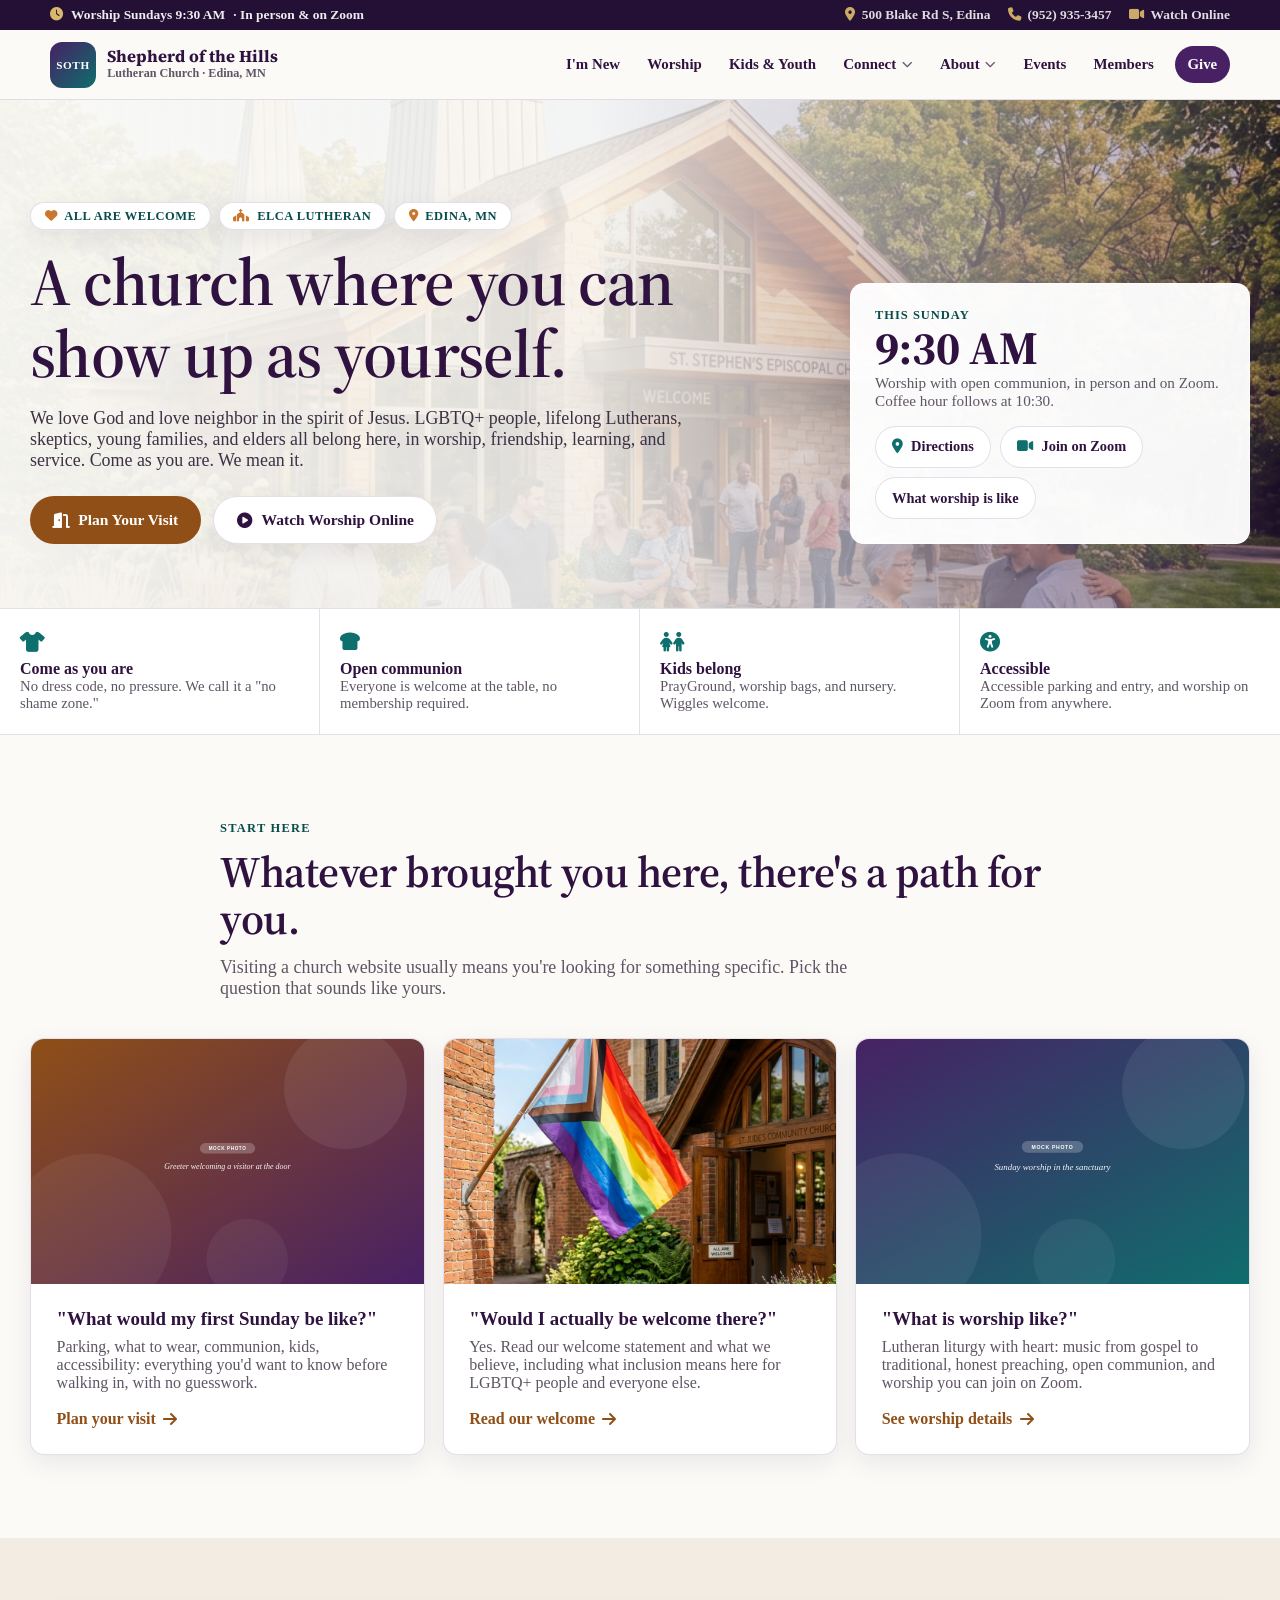
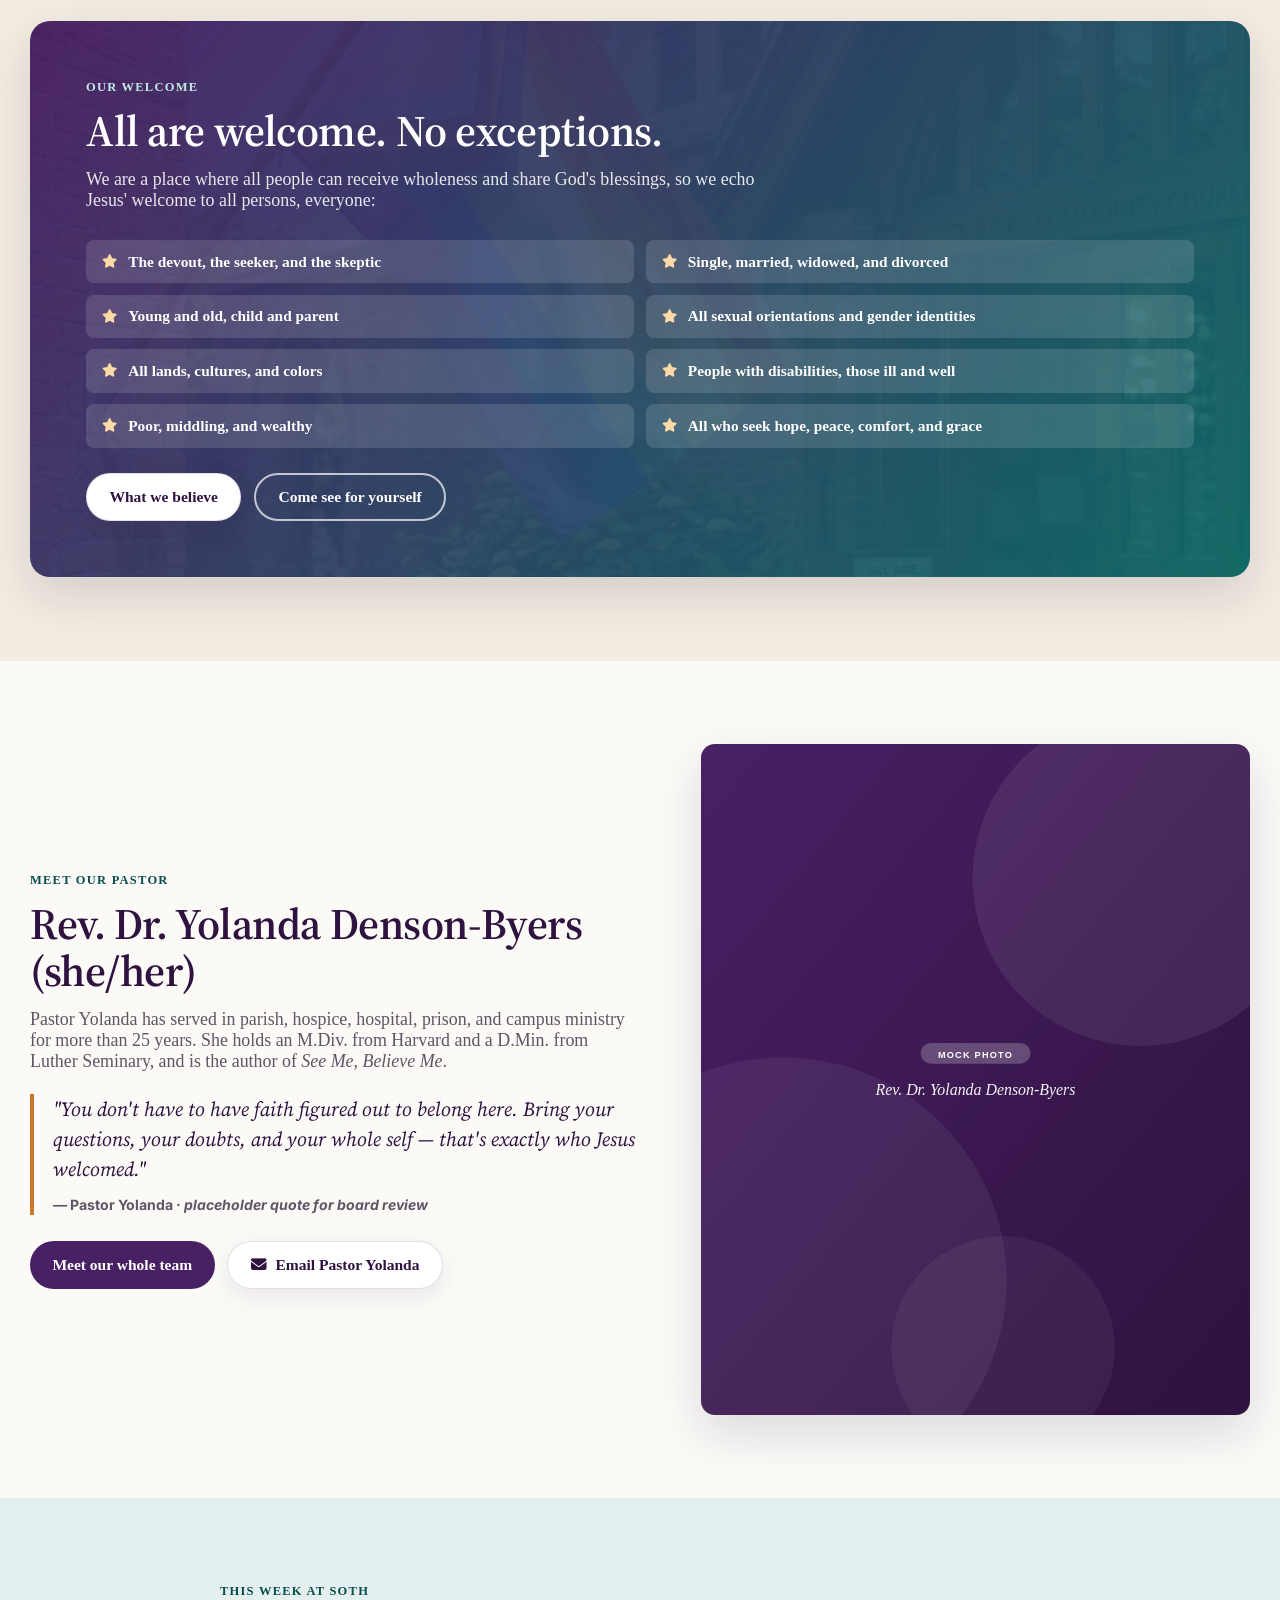
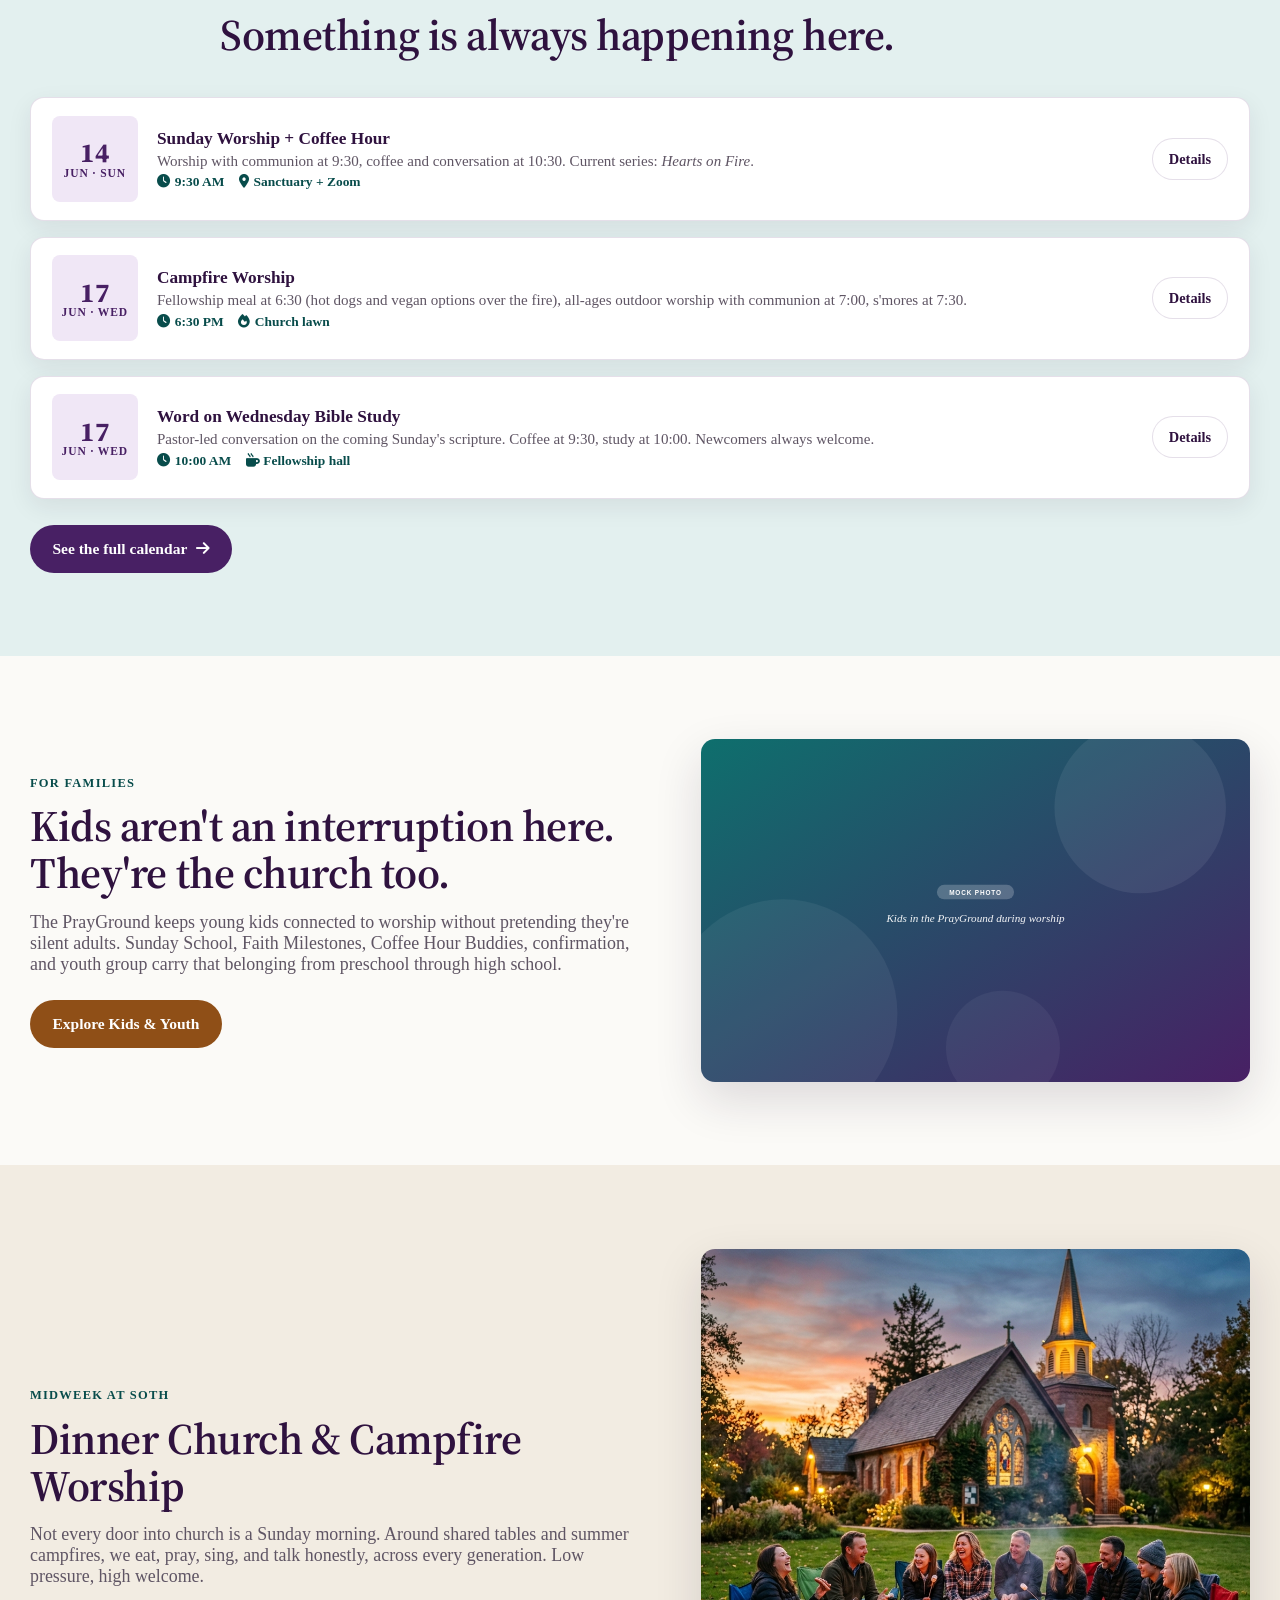
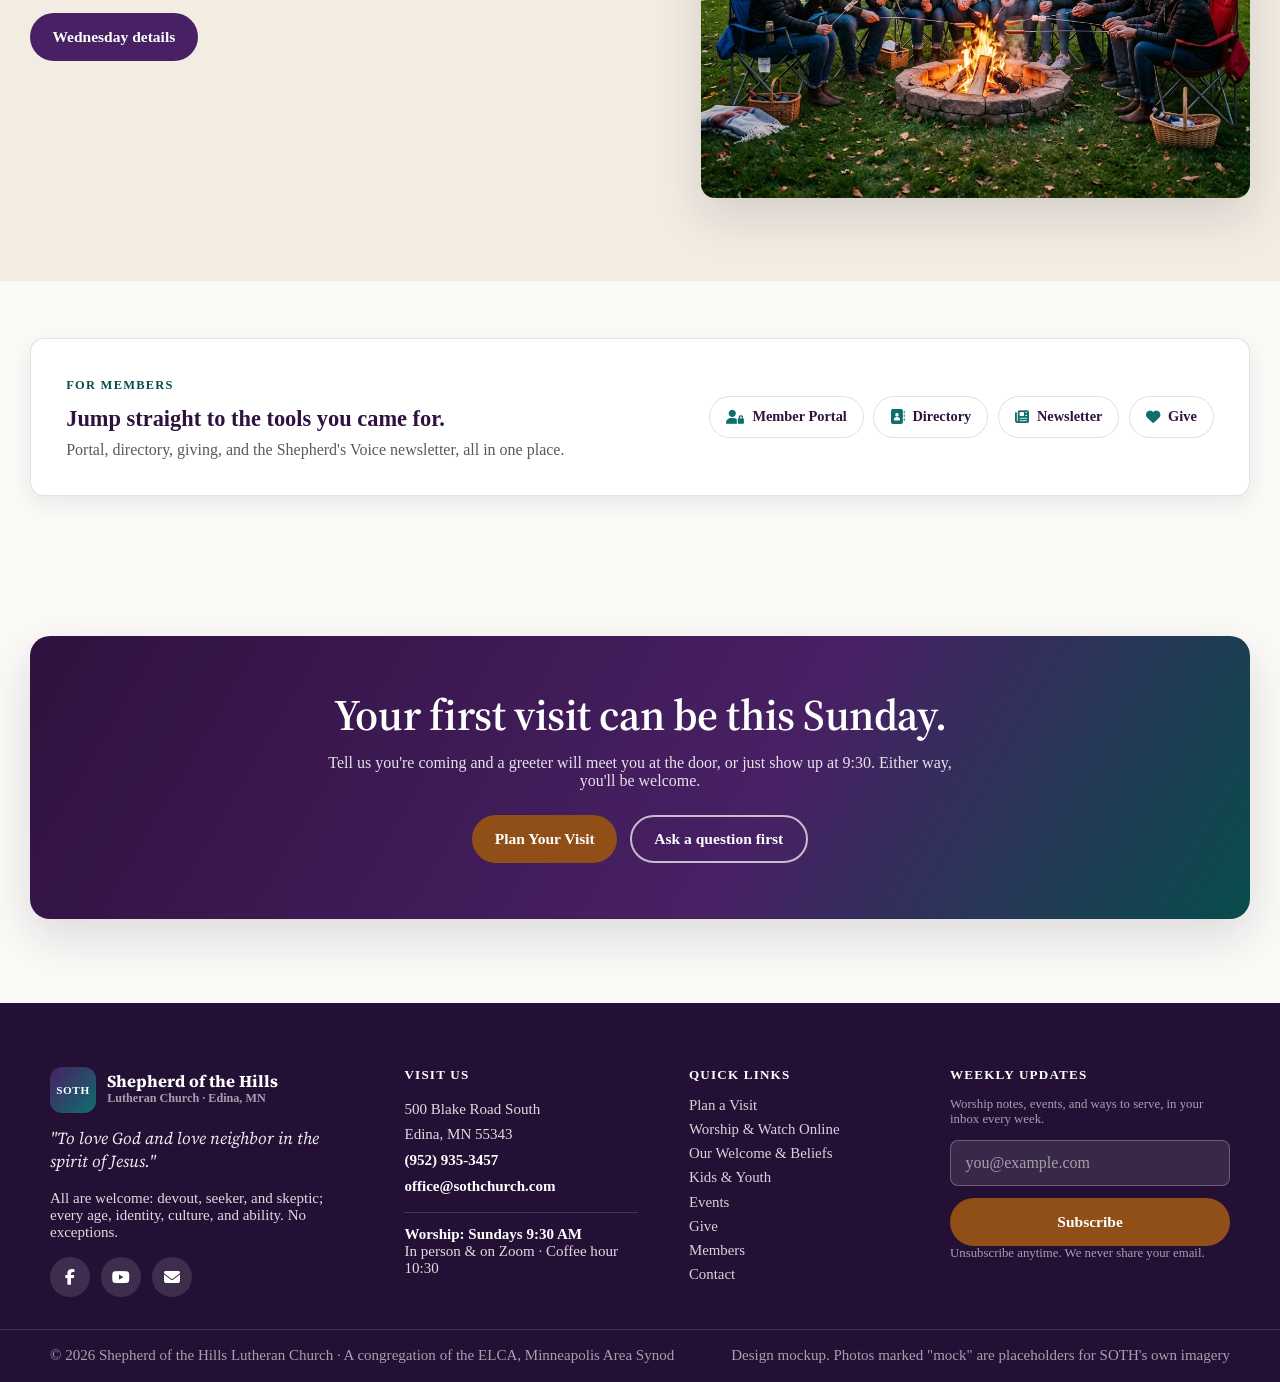
<file: index.html>
<!DOCTYPE html>
<html lang="en">
<head>
  <meta charset="UTF-8">
  <meta name="viewport" content="width=device-width, initial-scale=1.0">
  <title>Shepherd of the Hills Lutheran Church | Welcoming ELCA Church in Edina, MN</title>
  <meta name="description" content="Shepherd of the Hills is a welcoming ELCA Lutheran church in Edina, MN. All are welcome, every age, identity, culture, and ability. Worship Sundays 9:30 AM, in person and on Zoom. Plan your visit today.">
  <link rel="canonical" href="https://www.sothchurch.com/">
  <meta property="og:type" content="website">
  <meta property="og:site_name" content="Shepherd of the Hills Lutheran Church">
  <meta property="og:title" content="Shepherd of the Hills Lutheran Church | Edina, MN">
  <meta property="og:description" content="A church where you can show up as yourself. Worship Sundays 9:30 AM, in person and on Zoom. All are welcome, no exceptions.">
  <meta property="og:url" content="https://www.sothchurch.com/">
  <meta property="og:image" content="https://www.sothchurch.com/images/hero.png">
  <link rel="stylesheet" href="styles.css?v=5">
  <link rel="stylesheet" href="https://cdnjs.cloudflare.com/ajax/libs/font-awesome/6.4.0/css/all.min.css">
  <script type="application/ld+json">
  {
    "@context": "https://schema.org",
    "@type": "Church",
    "additionalType": "https://schema.org/PlaceOfWorship",
    "name": "Shepherd of the Hills Lutheran Church",
    "alternateName": "SOTH",
    "url": "https://www.sothchurch.com/",
    "image": "https://www.sothchurch.com/images/hero.png",
    "telephone": "+1-952-935-3457",
    "email": "office@sothchurch.com",
    "address": {
      "@type": "PostalAddress",
      "streetAddress": "500 Blake Road South",
      "addressLocality": "Edina",
      "addressRegion": "MN",
      "postalCode": "55343",
      "addressCountry": "US"
    },
    "hasMap": "https://www.google.com/maps/search/?api=1&query=500+Blake+Road+South+Edina+MN+55343",
    "sameAs": [
      "https://www.facebook.com/sothchurch",
      "https://www.youtube.com/channel/UClF_je8tIAJuXSzZkaW812g"
    ],
    "memberOf": {
      "@type": "Organization",
      "name": "Evangelical Lutheran Church in America",
      "url": "https://www.elca.org/"
    },
    "event": {
      "@type": "Event",
      "name": "Sunday Worship",
      "description": "Worship with open communion, in person and on Zoom. All are welcome.",
      "eventAttendanceMode": "https://schema.org/MixedEventAttendanceMode",
      "isAccessibleForFree": true,
      "eventSchedule": {
        "@type": "Schedule",
        "byDay": "https://schema.org/Sunday",
        "startTime": "09:30",
        "endTime": "10:30",
        "scheduleTimezone": "America/Chicago"
      },
      "location": {
        "@type": "Place",
        "name": "Shepherd of the Hills Lutheran Church",
        "address": "500 Blake Road South, Edina, MN 55343"
      },
      "organizer": {
        "@type": "Organization",
        "name": "Shepherd of the Hills Lutheran Church",
        "url": "https://www.sothchurch.com/"
      }
    }
  }
  </script>
</head>
<body>
  <a class="skip-link" href="#main">Skip to main content</a>

  <div class="utility-bar">
    <div class="utility-inner">
      <p><i class="fa-solid fa-clock" aria-hidden="true"></i> <span>Worship Sundays 9:30 AM</span> <span class="hide-mobile">&middot; In person &amp; on Zoom</span></p>
      <div class="utility-links">
        <a href="https://www.google.com/maps/search/?api=1&query=500+Blake+Road+South+Edina+MN+55343" target="_blank" rel="noopener"><i class="fa-solid fa-location-dot" aria-hidden="true"></i> <span>500 Blake Rd S, Edina</span></a>
        <a href="tel:+19529353457"><i class="fa-solid fa-phone" aria-hidden="true"></i> <span>(952) 935-3457</span></a>
        <a href="worship.html#online"><i class="fa-solid fa-video" aria-hidden="true"></i> <span>Watch Online</span></a>
      </div>
    </div>
  </div>

  <header class="site-header">
    <div class="nav-container">
      <a href="index.html" class="logo" aria-label="Shepherd of the Hills Lutheran Church home">
        <span class="logo-mark">SOTH</span>
        <span><strong>Shepherd of the Hills</strong><small>Lutheran Church &middot; Edina, MN</small></span>
      </a>

      <nav class="desktop-nav" aria-label="Primary navigation">
        <a href="new-here.html">I'm New</a>
        <a href="worship.html">Worship</a>
        <a href="kids-youth.html">Kids &amp; Youth</a>
        <div class="nav-item">
          <a href="connect.html">Connect <i class="fa-solid fa-chevron-down" aria-hidden="true"></i></a>
          <div class="dropdown">
            <a href="connect.html">Groups &amp; Care<small>Bible study, book club, care ministries</small></a>
            <a href="serve.html">Serve &amp; Partners<small>Volunteering and community partners</small></a>
          </div>
        </div>
        <div class="nav-item">
          <a href="about.html">About <i class="fa-solid fa-chevron-down" aria-hidden="true"></i></a>
          <div class="dropdown">
            <a href="belong.html">Our Welcome &amp; Beliefs<small>All are welcome. No exceptions.</small></a>
            <a href="about.html">Staff &amp; Leadership<small>Meet Pastor Yolanda and our team</small></a>
            <a href="contact.html">Contact &amp; Directions<small>Find us, reach us, ask anything</small></a>
          </div>
        </div>
        <a href="events.html">Events</a>
        <a href="members.html">Members</a>
        <a class="give-link" href="give.html">Give</a>
      </nav>

      <details class="mobile-menu">
        <summary aria-label="Open navigation menu"><i class="fa-solid fa-bars" aria-hidden="true"></i><span>Menu</span></summary>
        <nav aria-label="Mobile navigation">
          <a href="new-here.html">I'm New</a>
          <a href="worship.html">Worship</a>
          <a href="kids-youth.html">Kids &amp; Youth</a>
          <a href="events.html">Events</a>
          <span class="nav-group">Connect</span>
          <a href="connect.html">Groups &amp; Care</a>
          <a href="serve.html">Serve &amp; Partners</a>
          <span class="nav-group">About</span>
          <a href="belong.html">Our Welcome &amp; Beliefs</a>
          <a href="about.html">Staff &amp; Leadership</a>
          <a href="contact.html">Contact &amp; Directions</a>
          <span class="nav-group">More</span>
          <a href="members.html">Members</a>
          <a class="give-link" href="give.html">Give</a>
        </nav>
      </details>
    </div>
  </header>

  <main id="main">

    <section class="hero" aria-labelledby="hero-title">
      <div class="hero-overlay"></div>
      <div class="hero-inner">
        <div>
          <div class="eyebrow-badges">
            <span class="badge"><i class="fa-solid fa-heart" aria-hidden="true"></i> All Are Welcome</span>
            <span class="badge"><i class="fa-solid fa-church" aria-hidden="true"></i> ELCA Lutheran</span>
            <span class="badge"><i class="fa-solid fa-location-dot" aria-hidden="true"></i> Edina, MN</span>
          </div>
          <h1 id="hero-title">A church where you can show up as yourself.</h1>
          <p class="hero-copy">We love God and love neighbor in the spirit of Jesus. LGBTQ+ people, lifelong Lutherans, skeptics, young families, and elders all belong here, in worship, friendship, learning, and service. Come as you are. We mean it.</p>
          <div class="hero-actions">
            <a href="new-here.html" class="btn btn-primary"><i class="fa-solid fa-door-open" aria-hidden="true"></i> Plan Your Visit</a>
            <a href="worship.html#online" class="btn btn-light"><i class="fa-solid fa-circle-play" aria-hidden="true"></i> Watch Worship Online</a>
          </div>
        </div>

        <aside class="sunday-card" aria-label="Sunday worship details">
          <span class="card-label">This Sunday</span>
          <span class="card-time">9:30 AM</span>
          <p>Worship with open communion, in person and on Zoom. Coffee hour follows at 10:30.</p>
          <div class="quick-actions">
            <a href="https://www.google.com/maps/search/?api=1&query=500+Blake+Road+South+Edina+MN+55343" target="_blank" rel="noopener"><i class="fa-solid fa-location-dot" aria-hidden="true"></i> Directions</a>
            <a href="https://us02web.zoom.us/j/6662114485" target="_blank" rel="noopener"><i class="fa-solid fa-video" aria-hidden="true"></i> Join on Zoom</a>
            <a href="worship.html">What worship is like</a>
          </div>
        </aside>
      </div>
    </section>

    <section class="trust-strip" aria-label="Helpful details for visitors">
      <div>
        <i class="fa-solid fa-shirt" aria-hidden="true"></i>
        <strong>Come as you are</strong>
        <span>No dress code, no pressure. We call it a "no shame zone."</span>
      </div>
      <div>
        <i class="fa-solid fa-bread-slice" aria-hidden="true"></i>
        <strong>Open communion</strong>
        <span>Everyone is welcome at the table, no membership required.</span>
      </div>
      <div>
        <i class="fa-solid fa-children" aria-hidden="true"></i>
        <strong>Kids belong</strong>
        <span>PrayGround, worship bags, and nursery. Wiggles welcome.</span>
      </div>
      <div>
        <i class="fa-solid fa-universal-access" aria-hidden="true"></i>
        <strong>Accessible</strong>
        <span>Accessible parking and entry, and worship on Zoom from anywhere.</span>
      </div>
    </section>

    <section class="section">
      <div class="container section-heading">
        <p class="eyebrow">Start here</p>
        <h2>Whatever brought you here, there's a path for you.</h2>
        <p class="lead">Visiting a church website usually means you're looking for something specific. Pick the question that sounds like yours.</p>
      </div>
      <div class="container card-grid">
        <article class="feature-card has-image">
          <img src="images/mock/welcome-desk.svg" alt="Greeter welcoming a visitor at the church door (mock photo)">
          <div class="card-body">
            <h3>"What would my first Sunday be like?"</h3>
            <p>Parking, what to wear, communion, kids, accessibility: everything you'd want to know before walking in, with no guesswork.</p>
            <a class="card-link" href="new-here.html">Plan your visit <i class="fa-solid fa-arrow-right" aria-hidden="true"></i></a>
          </div>
        </article>
        <article class="feature-card has-image">
          <img src="images/pride_flag.png" alt="Progress Pride flag flying at the church entrance">
          <div class="card-body">
            <h3>"Would I actually be welcome there?"</h3>
            <p>Yes. Read our welcome statement and what we believe, including what inclusion means here for LGBTQ+ people and everyone else.</p>
            <a class="card-link" href="belong.html">Read our welcome <i class="fa-solid fa-arrow-right" aria-hidden="true"></i></a>
          </div>
        </article>
        <article class="feature-card has-image">
          <img src="images/mock/sanctuary.svg" alt="Sunday worship in the sanctuary (mock photo)">
          <div class="card-body">
            <h3>"What is worship like?"</h3>
            <p>Lutheran liturgy with heart: music from gospel to traditional, honest preaching, open communion, and worship you can join on Zoom.</p>
            <a class="card-link" href="worship.html">See worship details <i class="fa-solid fa-arrow-right" aria-hidden="true"></i></a>
          </div>
        </article>
      </div>
    </section>

    <section class="section section-alt" aria-labelledby="welcome-title">
      <div class="container">
        <div class="welcome-banner">
          <p class="eyebrow">Our welcome</p>
          <h2 id="welcome-title">All are welcome. No exceptions.</h2>
          <p class="lead">We are a place where all people can receive wholeness and share God's blessings, so we echo Jesus' welcome to all persons, everyone:</p>
          <div class="welcome-list" aria-label="People explicitly welcomed at Shepherd of the Hills">
            <span><i class="fa-solid fa-star" aria-hidden="true"></i> The devout, the seeker, and the skeptic</span>
            <span><i class="fa-solid fa-star" aria-hidden="true"></i> Single, married, widowed, and divorced</span>
            <span><i class="fa-solid fa-star" aria-hidden="true"></i> Young and old, child and parent</span>
            <span><i class="fa-solid fa-star" aria-hidden="true"></i> All sexual orientations and gender identities</span>
            <span><i class="fa-solid fa-star" aria-hidden="true"></i> All lands, cultures, and colors</span>
            <span><i class="fa-solid fa-star" aria-hidden="true"></i> People with disabilities, those ill and well</span>
            <span><i class="fa-solid fa-star" aria-hidden="true"></i> Poor, middling, and wealthy</span>
            <span><i class="fa-solid fa-star" aria-hidden="true"></i> All who seek hope, peace, comfort, and grace</span>
          </div>
          <div class="hero-actions">
            <a href="belong.html" class="btn btn-light">What we believe</a>
            <a href="new-here.html" class="btn btn-outline">Come see for yourself</a>
          </div>
        </div>
      </div>
    </section>

    <section class="section">
      <div class="container split">
        <div>
          <p class="eyebrow">Meet our pastor</p>
          <h2>Rev. Dr. Yolanda Denson-Byers <span aria-hidden="true">(she/her)</span></h2>
          <p class="lead">Pastor Yolanda has served in parish, hospice, hospital, prison, and campus ministry for more than 25 years. She holds an M.Div. from Harvard and a D.Min. from Luther Seminary, and is the author of <em>See Me, Believe Me</em>.</p>
          <blockquote class="pastor-quote">
            "You don't have to have faith figured out to belong here. Bring your questions, your doubts, and your whole self — that's exactly who Jesus welcomed."
            <footer>— Pastor Yolanda &middot; <em>placeholder quote for board review</em></footer>
          </blockquote>
          <div class="hero-actions">
            <a href="about.html" class="btn btn-plum">Meet our whole team</a>
            <a href="mailto:pastoryolanda@sothchurch.com" class="btn btn-light"><i class="fa-solid fa-envelope" aria-hidden="true"></i> Email Pastor Yolanda</a>
          </div>
        </div>
        <img src="images/mock/pastor-yolanda.svg" alt="Rev. Dr. Yolanda Denson-Byers, Senior Pastor (mock photo)">
      </div>
    </section>

    <section class="section section-soft">
      <div class="container section-heading">
        <p class="eyebrow">This week at SOTH</p>
        <h2>Something is always happening here.</h2>
      </div>
      <div class="container event-list">
        <article class="event-card">
          <div class="event-date"><strong>14</strong><span>Jun &middot; Sun</span></div>
          <div>
            <h3>Sunday Worship + Coffee Hour</h3>
            <p>Worship with communion at 9:30, coffee and conversation at 10:30. Current series: <em>Hearts on Fire</em>.</p>
            <div class="meta"><span><i class="fa-solid fa-clock" aria-hidden="true"></i>9:30 AM</span><span><i class="fa-solid fa-location-dot" aria-hidden="true"></i>Sanctuary + Zoom</span></div>
          </div>
          <a class="pill-link event-cta" href="worship.html">Details</a>
        </article>
        <article class="event-card">
          <div class="event-date"><strong>17</strong><span>Jun &middot; Wed</span></div>
          <div>
            <h3>Campfire Worship</h3>
            <p>Fellowship meal at 6:30 (hot dogs and vegan options over the fire), all-ages outdoor worship with communion at 7:00, s'mores at 7:30.</p>
            <div class="meta"><span><i class="fa-solid fa-clock" aria-hidden="true"></i>6:30 PM</span><span><i class="fa-solid fa-fire" aria-hidden="true"></i>Church lawn</span></div>
          </div>
          <a class="pill-link event-cta" href="worship.html#campfire">Details</a>
        </article>
        <article class="event-card">
          <div class="event-date"><strong>17</strong><span>Jun &middot; Wed</span></div>
          <div>
            <h3>Word on Wednesday Bible Study</h3>
            <p>Pastor-led conversation on the coming Sunday's scripture. Coffee at 9:30, study at 10:00. Newcomers always welcome.</p>
            <div class="meta"><span><i class="fa-solid fa-clock" aria-hidden="true"></i>10:00 AM</span><span><i class="fa-solid fa-mug-hot" aria-hidden="true"></i>Fellowship hall</span></div>
          </div>
          <a class="pill-link event-cta" href="connect.html">Details</a>
        </article>
      </div>
      <div class="container" style="margin-top: 1.6rem;">
        <a class="btn btn-plum" href="events.html">See the full calendar <i class="fa-solid fa-arrow-right" aria-hidden="true"></i></a>
      </div>
    </section>

    <section class="section">
      <div class="container split split-reverse">
        <img src="images/mock/prayground.svg" alt="Children playing in the PrayGround during worship (mock photo)">
        <div>
          <p class="eyebrow">For families</p>
          <h2>Kids aren't an interruption here. They're the church too.</h2>
          <p class="lead">The PrayGround keeps young kids connected to worship without pretending they're silent adults. Sunday School, Faith Milestones, Coffee Hour Buddies, confirmation, and youth group carry that belonging from preschool through high school.</p>
          <div class="hero-actions">
            <a href="kids-youth.html" class="btn btn-primary">Explore Kids &amp; Youth</a>
          </div>
        </div>
      </div>
    </section>

    <section class="section section-alt">
      <div class="container split">
        <div>
          <p class="eyebrow">Midweek at SOTH</p>
          <h2>Dinner Church &amp; Campfire Worship</h2>
          <p class="lead">Not every door into church is a Sunday morning. Around shared tables and summer campfires, we eat, pray, sing, and talk honestly, across every generation. Low pressure, high welcome.</p>
          <div class="hero-actions">
            <a href="worship.html#midweek" class="btn btn-plum">Wednesday details</a>
          </div>
        </div>
        <img src="images/campfire.png" alt="People gathered around a campfire outside the church">
      </div>
    </section>

    <section class="section section-tight" aria-label="Member quick links">
      <div class="container panel">
        <div class="split" style="align-items: center;">
          <div>
            <p class="eyebrow">For members</p>
            <h3 style="font-size: 1.4rem;">Jump straight to the tools you came for.</h3>
            <p style="color: var(--muted); margin-bottom: 0;">Portal, directory, giving, and the Shepherd's Voice newsletter, all in one place.</p>
          </div>
          <div class="quick-actions" style="justify-content: flex-end;">
            <a href="https://servantkeeper.com/member-portal/sothchurch/login" target="_blank" rel="noopener"><i class="fa-solid fa-user-lock" aria-hidden="true"></i> Member Portal</a>
            <a href="https://servantkeeper.com/directory/sothchurch/login" target="_blank" rel="noopener"><i class="fa-solid fa-address-book" aria-hidden="true"></i> Directory</a>
            <a href="members.html"><i class="fa-solid fa-newspaper" aria-hidden="true"></i> Newsletter</a>
            <a href="give.html"><i class="fa-solid fa-heart" aria-hidden="true"></i> Give</a>
          </div>
        </div>
      </div>
    </section>

    <section class="section">
      <div class="container cta-band">
        <h2>Your first visit can be this Sunday.</h2>
        <p>Tell us you're coming and a greeter will meet you at the door, or just show up at 9:30. Either way, you'll be welcome.</p>
        <div class="hero-actions">
          <a href="new-here.html" class="btn btn-primary">Plan Your Visit</a>
          <a href="contact.html" class="btn btn-outline">Ask a question first</a>
        </div>
      </div>
    </section>

  </main>

  <footer class="site-footer">
    <div class="footer-grid">
      <div class="footer-brand">
        <a href="index.html" class="logo" aria-label="Shepherd of the Hills home">
          <span class="logo-mark">SOTH</span>
          <span><strong>Shepherd of the Hills</strong><small>Lutheran Church &middot; Edina, MN</small></span>
        </a>
        <p class="mission">"To love God and love neighbor in the spirit of Jesus."</p>
        <p>All are welcome: devout, seeker, and skeptic; every age, identity, culture, and ability. No exceptions.</p>
        <div class="footer-social">
          <a href="https://www.facebook.com/sothchurch" target="_blank" rel="noopener" aria-label="SOTH on Facebook"><i class="fa-brands fa-facebook-f" aria-hidden="true"></i></a>
          <a href="https://www.youtube.com/channel/UClF_je8tIAJuXSzZkaW812g" target="_blank" rel="noopener" aria-label="SOTH on YouTube"><i class="fa-brands fa-youtube" aria-hidden="true"></i></a>
          <a href="mailto:office@sothchurch.com" aria-label="Email the church office"><i class="fa-solid fa-envelope" aria-hidden="true"></i></a>
        </div>
      </div>
      <div class="footer-visit">
        <h4>Visit Us</h4>
        <address>
          500 Blake Road South<br>Edina, MN 55343<br>
          <a href="tel:+19529353457">(952) 935-3457</a><br>
          <a href="mailto:office@sothchurch.com">office@sothchurch.com</a>
        </address>
        <p class="times"><strong>Worship: Sundays 9:30 AM</strong><br>In person &amp; on Zoom &middot; Coffee hour 10:30</p>
      </div>
      <div>
        <h4>Quick Links</h4>
        <div class="footer-links">
          <a href="new-here.html">Plan a Visit</a>
          <a href="worship.html">Worship &amp; Watch Online</a>
          <a href="belong.html">Our Welcome &amp; Beliefs</a>
          <a href="kids-youth.html">Kids &amp; Youth</a>
          <a href="events.html">Events</a>
          <a href="give.html">Give</a>
          <a href="members.html">Members</a>
          <a href="contact.html">Contact</a>
        </div>
      </div>
      <div class="footer-form">
        <h4>Weekly Updates</h4>
        <p>Worship notes, events, and ways to serve, in your inbox every week.</p>
        <form action="#" onsubmit="alert('Thank you for subscribing!'); return false;">
          <label class="sr-only" for="footer-email">Email address</label>
          <input id="footer-email" type="email" placeholder="you@example.com" autocomplete="email" required>
          <button class="btn btn-primary" type="submit">Subscribe</button>
        </form>
        <p>Unsubscribe anytime. We never share your email.</p>
      </div>
    </div>
    <div class="footer-bottom">
      <div class="footer-bottom-inner">
        <p>&copy; 2026 Shepherd of the Hills Lutheran Church &middot; A congregation of the ELCA, Minneapolis Area Synod</p>
        <p>Design mockup. Photos marked "mock" are placeholders for SOTH's own imagery</p>
      </div>
    </div>
  </footer>
</body>
</html>
</file>
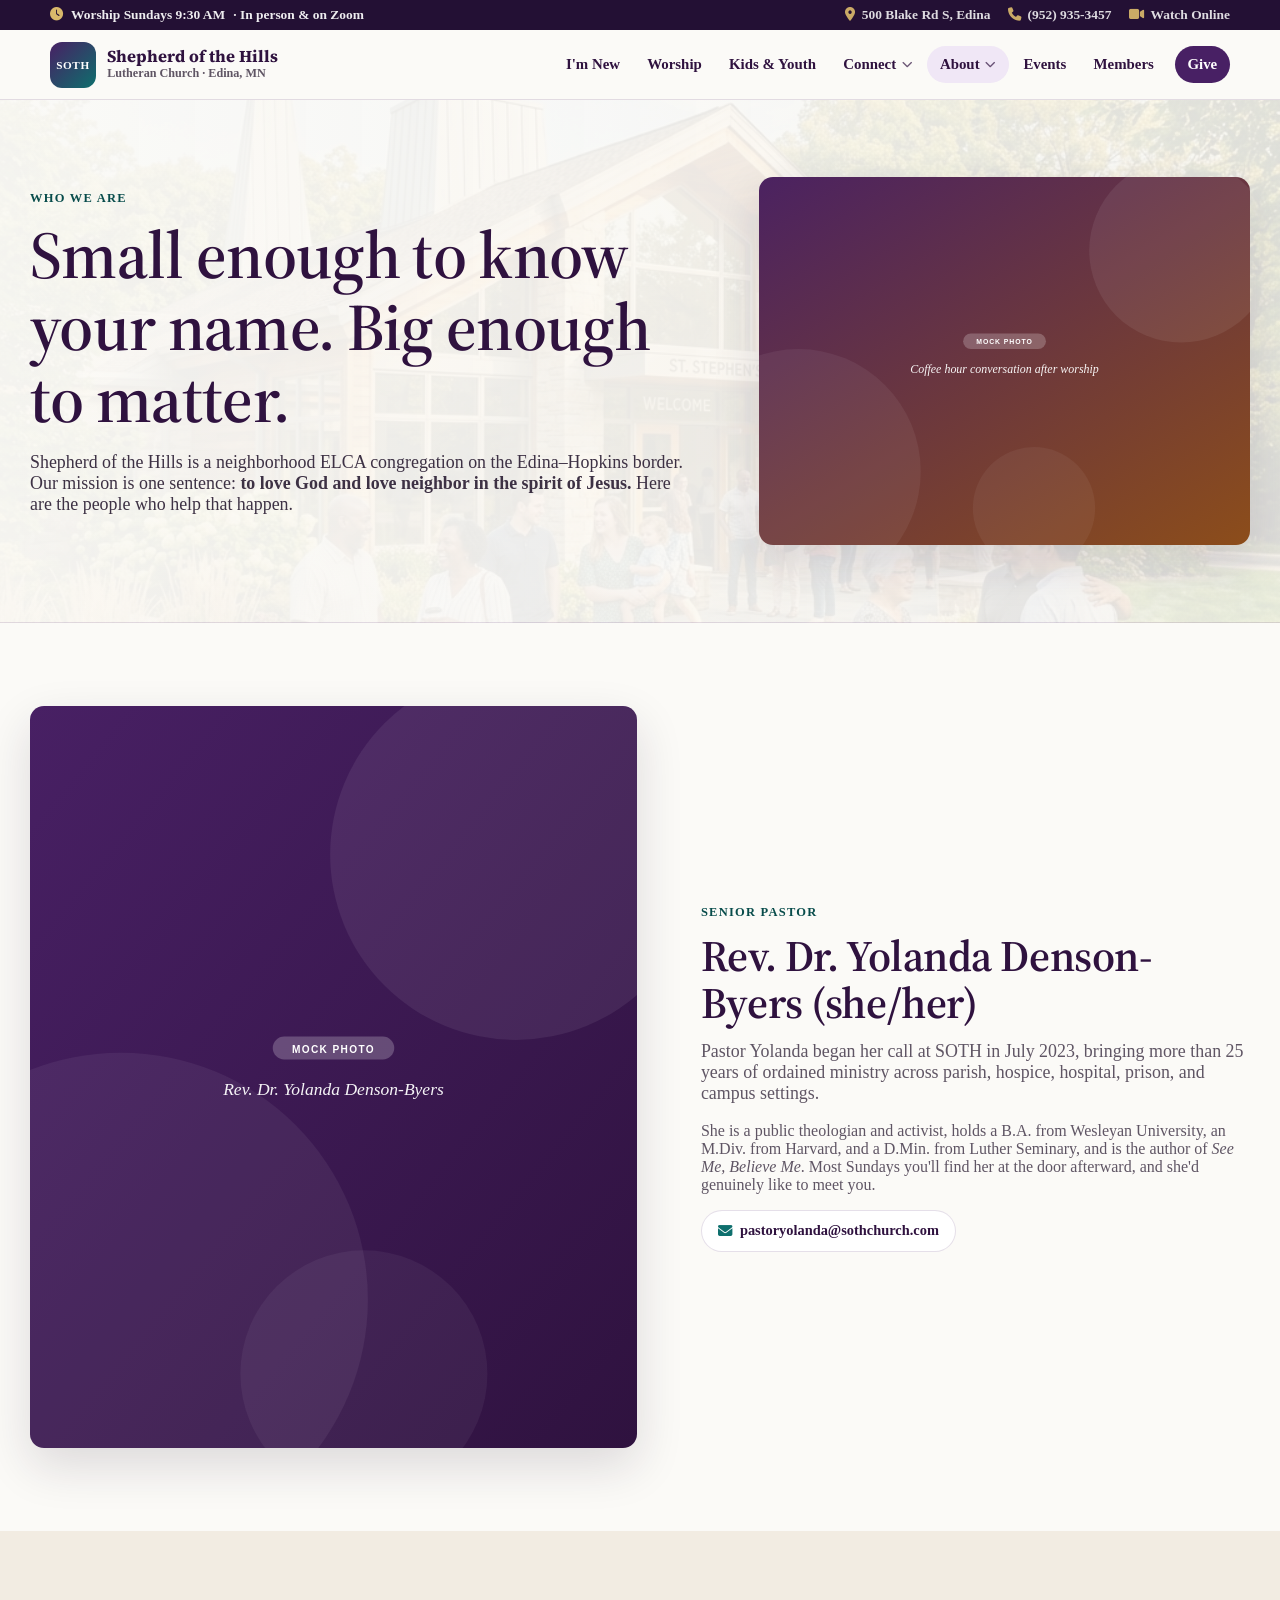
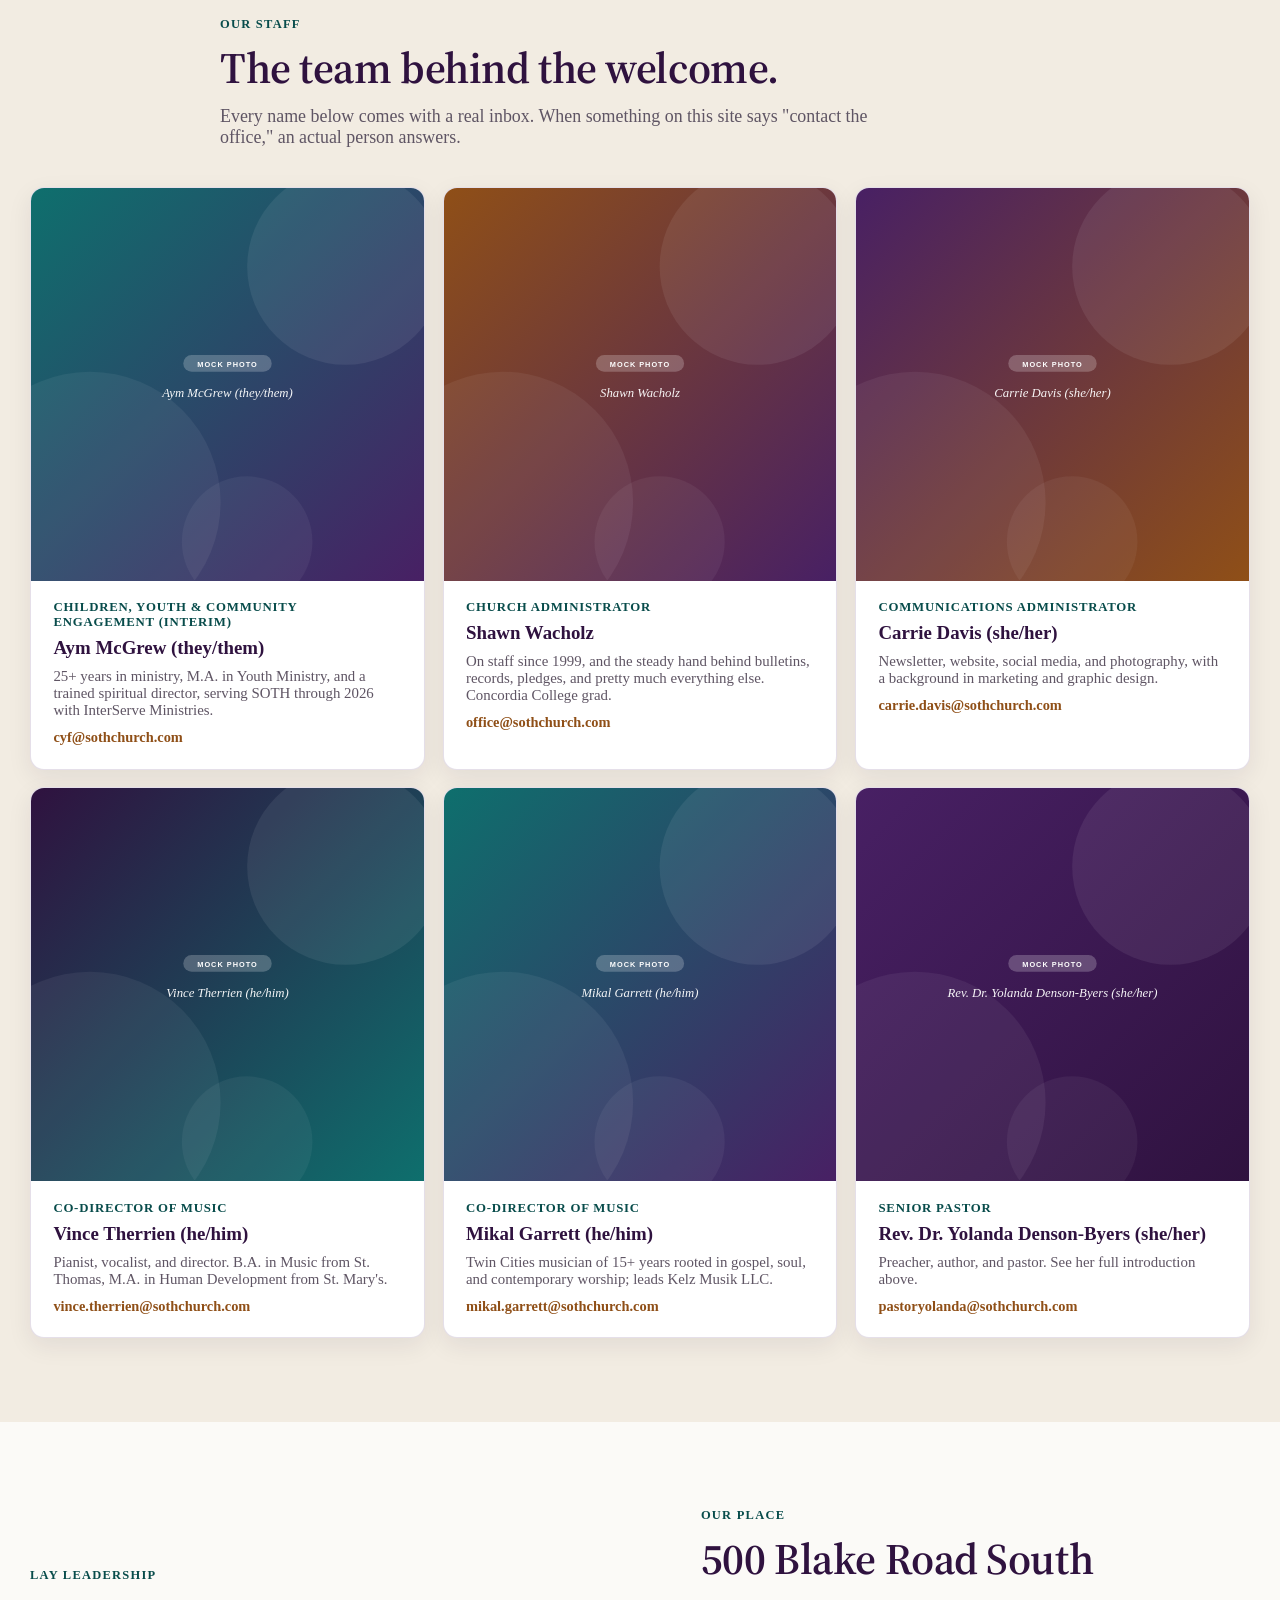
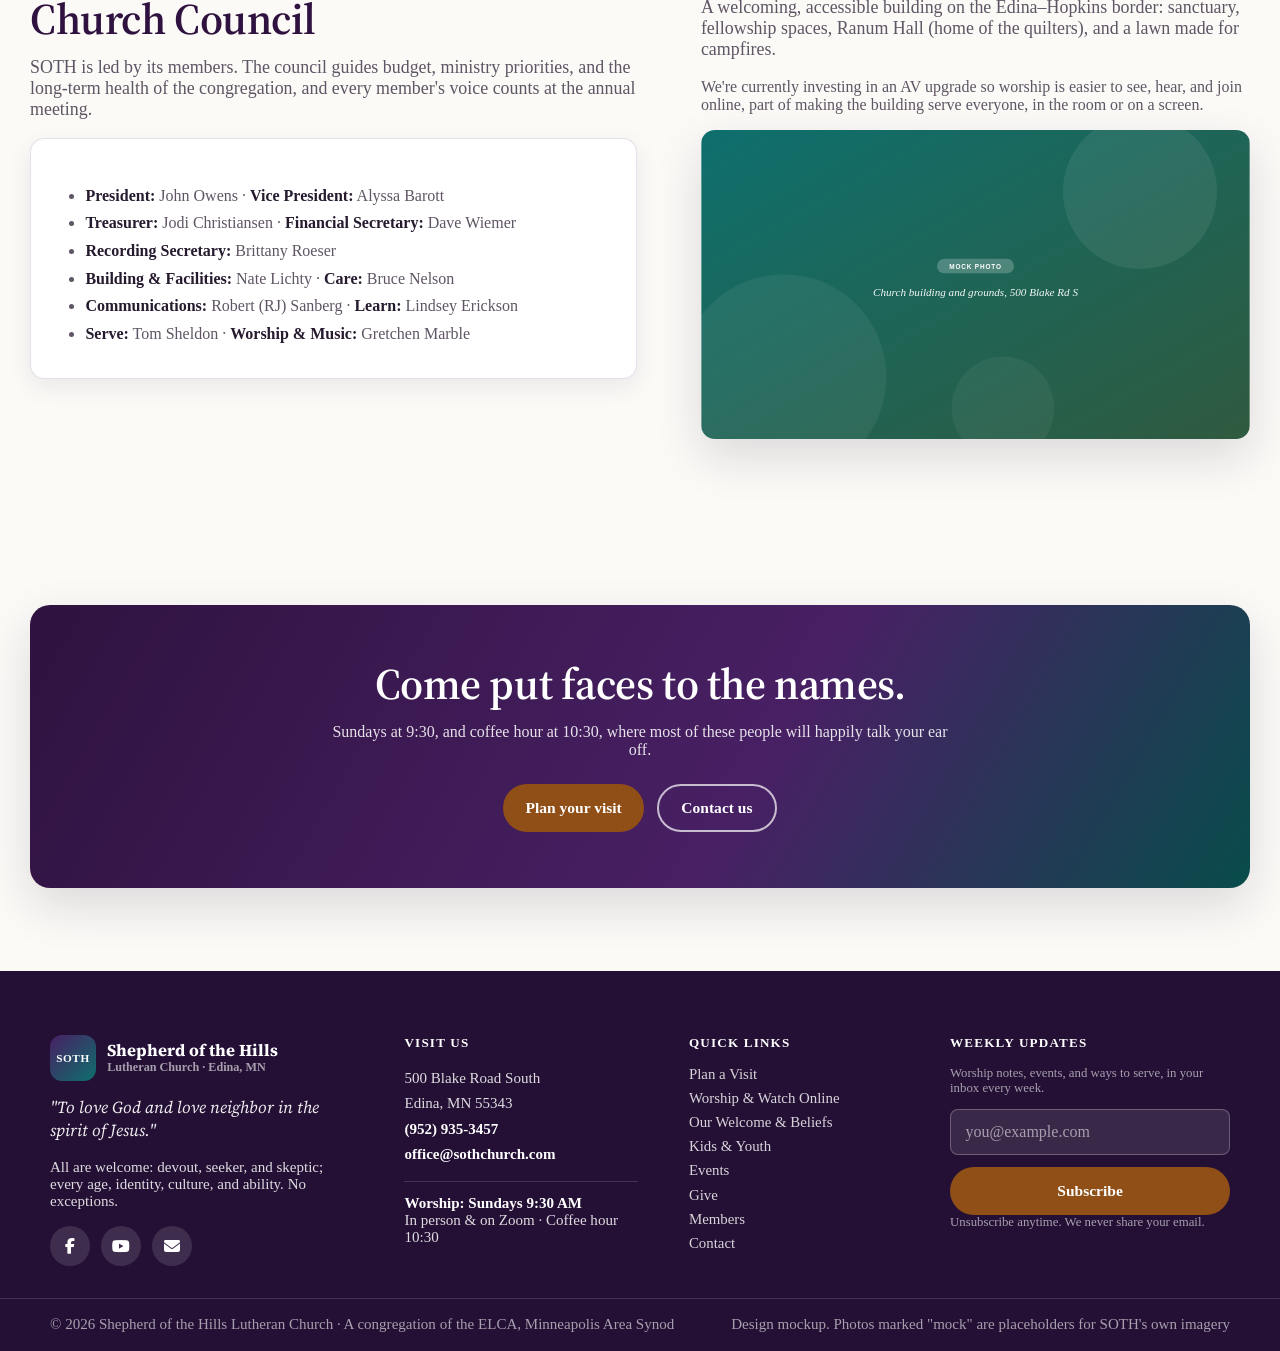
<file: about.html>
<!DOCTYPE html>
<html lang="en">
<head>
  <meta charset="UTF-8">
  <meta name="viewport" content="width=device-width, initial-scale=1.0">
  <title>Staff &amp; Leadership | Shepherd of the Hills Lutheran Church | Edina, MN</title>
  <meta name="description" content="Meet the people of Shepherd of the Hills: Senior Pastor Rev. Dr. Yolanda Denson-Byers, our staff team, and the church council. A small ELCA congregation in Edina, MN where you'll be known by name.">
  <link rel="canonical" href="https://www.sothchurch.com/leadership">
  <meta property="og:type" content="website">
  <meta property="og:site_name" content="Shepherd of the Hills Lutheran Church">
  <meta property="og:title" content="Staff &amp; Leadership | Shepherd of the Hills">
  <meta property="og:description" content="Meet Pastor Yolanda and the team behind Shepherd of the Hills Lutheran Church in Edina, MN.">
  <meta property="og:url" content="https://www.sothchurch.com/leadership">
  <meta property="og:image" content="https://www.sothchurch.com/images/hero.png">
  <link rel="stylesheet" href="styles.css?v=5">
  <link rel="stylesheet" href="https://cdnjs.cloudflare.com/ajax/libs/font-awesome/6.4.0/css/all.min.css">
  <script type="application/ld+json">
  {
    "@context": "https://schema.org",
    "@type": "Person",
    "name": "Rev. Dr. Yolanda Denson-Byers",
    "jobTitle": "Senior Pastor",
    "worksFor": {
      "@type": "Church",
      "name": "Shepherd of the Hills Lutheran Church",
      "address": "500 Blake Road South, Edina, MN 55343"
    },
    "alumniOf": ["Wesleyan University", "Harvard Divinity School", "Luther Seminary"],
    "email": "pastoryolanda@sothchurch.com"
  }
  </script>
</head>
<body>
  <a class="skip-link" href="#main">Skip to main content</a>

  <div class="utility-bar">
    <div class="utility-inner">
      <p><i class="fa-solid fa-clock" aria-hidden="true"></i> <span>Worship Sundays 9:30 AM</span> <span class="hide-mobile">&middot; In person &amp; on Zoom</span></p>
      <div class="utility-links">
        <a href="https://www.google.com/maps/search/?api=1&query=500+Blake+Road+South+Edina+MN+55343" target="_blank" rel="noopener"><i class="fa-solid fa-location-dot" aria-hidden="true"></i> <span>500 Blake Rd S, Edina</span></a>
        <a href="tel:+19529353457"><i class="fa-solid fa-phone" aria-hidden="true"></i> <span>(952) 935-3457</span></a>
        <a href="worship.html#online"><i class="fa-solid fa-video" aria-hidden="true"></i> <span>Watch Online</span></a>
      </div>
    </div>
  </div>

  <header class="site-header">
    <div class="nav-container">
      <a href="index.html" class="logo" aria-label="Shepherd of the Hills Lutheran Church home">
        <span class="logo-mark">SOTH</span>
        <span><strong>Shepherd of the Hills</strong><small>Lutheran Church &middot; Edina, MN</small></span>
      </a>
      <nav class="desktop-nav" aria-label="Primary navigation">
        <a href="new-here.html">I'm New</a>
        <a href="worship.html">Worship</a>
        <a href="kids-youth.html">Kids &amp; Youth</a>
        <div class="nav-item">
          <a href="connect.html">Connect <i class="fa-solid fa-chevron-down" aria-hidden="true"></i></a>
          <div class="dropdown">
            <a href="connect.html">Groups &amp; Care<small>Bible study, book club, care ministries</small></a>
            <a href="serve.html">Serve &amp; Partners<small>Volunteering and community partners</small></a>
          </div>
        </div>
        <div class="nav-item current">
          <a href="about.html">About <i class="fa-solid fa-chevron-down" aria-hidden="true"></i></a>
          <div class="dropdown">
            <a href="belong.html">Our Welcome &amp; Beliefs<small>All are welcome. No exceptions.</small></a>
            <a href="about.html">Staff &amp; Leadership<small>Meet Pastor Yolanda and our team</small></a>
            <a href="contact.html">Contact &amp; Directions<small>Find us, reach us, ask anything</small></a>
          </div>
        </div>
        <a href="events.html">Events</a>
        <a href="members.html">Members</a>
        <a class="give-link" href="give.html">Give</a>
      </nav>
      <details class="mobile-menu">
        <summary aria-label="Open navigation menu"><i class="fa-solid fa-bars" aria-hidden="true"></i><span>Menu</span></summary>
        <nav aria-label="Mobile navigation">
          <a href="new-here.html">I'm New</a>
          <a href="worship.html">Worship</a>
          <a href="kids-youth.html">Kids &amp; Youth</a>
          <a href="events.html">Events</a>
          <span class="nav-group">Connect</span>
          <a href="connect.html">Groups &amp; Care</a>
          <a href="serve.html">Serve &amp; Partners</a>
          <span class="nav-group">About</span>
          <a href="belong.html">Our Welcome &amp; Beliefs</a>
          <a href="about.html" class="current">Staff &amp; Leadership</a>
          <a href="contact.html">Contact &amp; Directions</a>
          <span class="nav-group">More</span>
          <a href="members.html">Members</a>
          <a class="give-link" href="give.html">Give</a>
        </nav>
      </details>
    </div>
  </header>

  <main id="main">

    <section class="page-hero">
      <div class="page-hero-grid">
        <div>
          <p class="eyebrow">Who we are</p>
          <h1>Small enough to know your name. Big enough to matter.</h1>
          <p class="hero-copy">Shepherd of the Hills is a neighborhood ELCA congregation on the Edina–Hopkins border. Our mission is one sentence: <strong>to love God and love neighbor in the spirit of Jesus.</strong> Here are the people who help that happen.</p>
        </div>
        <img class="page-hero-image" src="images/mock/coffee-hour.svg" alt="Coffee hour conversation after worship (mock photo)">
      </div>
    </section>

    <section class="section">
      <div class="container split">
        <img src="images/mock/pastor-yolanda.svg" alt="Rev. Dr. Yolanda Denson-Byers, Senior Pastor (mock photo)">
        <div>
          <p class="eyebrow">Senior Pastor</p>
          <h2>Rev. Dr. Yolanda Denson-Byers <span aria-hidden="true">(she/her)</span></h2>
          <p class="lead">Pastor Yolanda began her call at SOTH in July 2023, bringing more than 25 years of ordained ministry across parish, hospice, hospital, prison, and campus settings.</p>
          <p style="color: var(--muted);">She is a public theologian and activist, holds a B.A. from Wesleyan University, an M.Div. from Harvard, and a D.Min. from Luther Seminary, and is the author of <em>See Me, Believe Me</em>. Most Sundays you'll find her at the door afterward, and she'd genuinely like to meet you.</p>
          <div class="quick-actions">
            <a href="mailto:pastoryolanda@sothchurch.com"><i class="fa-solid fa-envelope" aria-hidden="true"></i> pastoryolanda@sothchurch.com</a>
          </div>
        </div>
      </div>
    </section>

    <section class="section section-alt">
      <div class="container section-heading">
        <p class="eyebrow">Our staff</p>
        <h2>The team behind the welcome.</h2>
        <p class="lead">Every name below comes with a real inbox. When something on this site says "contact the office," an actual person answers.</p>
      </div>
      <div class="container people-grid">
        <article class="person-card">
          <img src="images/mock/staff-aym.svg" alt="Aym McGrew (mock photo)">
          <div class="card-body">
            <span class="role">Children, Youth &amp; Community Engagement (Interim)</span>
            <h3>Aym McGrew <span aria-hidden="true">(they/them)</span></h3>
            <p>25+ years in ministry, M.A. in Youth Ministry, and a trained spiritual director, serving SOTH through 2026 with InterServe Ministries.</p>
            <a class="email" href="mailto:cyf@sothchurch.com">cyf@sothchurch.com</a>
          </div>
        </article>
        <article class="person-card">
          <img src="images/mock/staff-shawn.svg" alt="Shawn Wacholz (mock photo)">
          <div class="card-body">
            <span class="role">Church Administrator</span>
            <h3>Shawn Wacholz</h3>
            <p>On staff since 1999, and the steady hand behind bulletins, records, pledges, and pretty much everything else. Concordia College grad.</p>
            <a class="email" href="mailto:office@sothchurch.com">office@sothchurch.com</a>
          </div>
        </article>
        <article class="person-card">
          <img src="images/mock/staff-carrie.svg" alt="Carrie Davis (mock photo)">
          <div class="card-body">
            <span class="role">Communications Administrator</span>
            <h3>Carrie Davis <span aria-hidden="true">(she/her)</span></h3>
            <p>Newsletter, website, social media, and photography, with a background in marketing and graphic design.</p>
            <a class="email" href="mailto:carrie.davis@sothchurch.com">carrie.davis@sothchurch.com</a>
          </div>
        </article>
        <article class="person-card">
          <img src="images/mock/staff-vince.svg" alt="Vince Therrien (mock photo)">
          <div class="card-body">
            <span class="role">Co-Director of Music</span>
            <h3>Vince Therrien <span aria-hidden="true">(he/him)</span></h3>
            <p>Pianist, vocalist, and director. B.A. in Music from St. Thomas, M.A. in Human Development from St. Mary's.</p>
            <a class="email" href="mailto:vince.therrien@sothchurch.com">vince.therrien@sothchurch.com</a>
          </div>
        </article>
        <article class="person-card">
          <img src="images/mock/staff-mikal.svg" alt="Mikal Garrett (mock photo)">
          <div class="card-body">
            <span class="role">Co-Director of Music</span>
            <h3>Mikal Garrett <span aria-hidden="true">(he/him)</span></h3>
            <p>Twin Cities musician of 15+ years rooted in gospel, soul, and contemporary worship; leads Kelz Musik LLC.</p>
            <a class="email" href="mailto:mikal.garrett@sothchurch.com">mikal.garrett@sothchurch.com</a>
          </div>
        </article>
        <article class="person-card">
          <img src="images/mock/staff-yolanda.svg" alt="Rev. Dr. Yolanda Denson-Byers (mock photo)">
          <div class="card-body">
            <span class="role">Senior Pastor</span>
            <h3>Rev. Dr. Yolanda Denson-Byers <span aria-hidden="true">(she/her)</span></h3>
            <p>Preacher, author, and pastor. See her full introduction above.</p>
            <a class="email" href="mailto:pastoryolanda@sothchurch.com">pastoryolanda@sothchurch.com</a>
          </div>
        </article>
      </div>
    </section>

    <section class="section">
      <div class="container split">
        <div>
          <p class="eyebrow">Lay leadership</p>
          <h2>Church Council</h2>
          <p class="lead">SOTH is led by its members. The council guides budget, ministry priorities, and the long-term health of the congregation, and every member's voice counts at the annual meeting.</p>
          <div class="detail-box">
            <ul>
              <li><strong>President:</strong> John Owens &middot; <strong>Vice President:</strong> Alyssa Barott</li>
              <li><strong>Treasurer:</strong> Jodi Christiansen &middot; <strong>Financial Secretary:</strong> Dave Wiemer</li>
              <li><strong>Recording Secretary:</strong> Brittany Roeser</li>
              <li><strong>Building &amp; Facilities:</strong> Nate Lichty &middot; <strong>Care:</strong> Bruce Nelson</li>
              <li><strong>Communications:</strong> Robert (RJ) Sanberg &middot; <strong>Learn:</strong> Lindsey Erickson</li>
              <li><strong>Serve:</strong> Tom Sheldon &middot; <strong>Worship &amp; Music:</strong> Gretchen Marble</li>
            </ul>
          </div>
        </div>
        <div>
          <p class="eyebrow">Our place</p>
          <h2>500 Blake Road South</h2>
          <p class="lead">A welcoming, accessible building on the Edina–Hopkins border: sanctuary, fellowship spaces, Ranum Hall (home of the quilters), and a lawn made for campfires.</p>
          <p style="color: var(--muted);">We're currently investing in an AV upgrade so worship is easier to see, hear, and join online, part of making the building serve everyone, in the room or on a screen.</p>
          <img src="images/mock/building.svg" alt="Church building and grounds at 500 Blake Road South (mock photo)" style="border-radius: var(--radius); box-shadow: var(--shadow);">
        </div>
      </div>
    </section>

    <section class="section">
      <div class="container cta-band">
        <h2>Come put faces to the names.</h2>
        <p>Sundays at 9:30, and coffee hour at 10:30, where most of these people will happily talk your ear off.</p>
        <div class="hero-actions">
          <a href="new-here.html" class="btn btn-primary">Plan your visit</a>
          <a href="contact.html" class="btn btn-outline">Contact us</a>
        </div>
      </div>
    </section>

  </main>

  <footer class="site-footer">
    <div class="footer-grid">
      <div class="footer-brand">
        <a href="index.html" class="logo" aria-label="Shepherd of the Hills home">
          <span class="logo-mark">SOTH</span>
          <span><strong>Shepherd of the Hills</strong><small>Lutheran Church &middot; Edina, MN</small></span>
        </a>
        <p class="mission">"To love God and love neighbor in the spirit of Jesus."</p>
        <p>All are welcome: devout, seeker, and skeptic; every age, identity, culture, and ability. No exceptions.</p>
        <div class="footer-social">
          <a href="https://www.facebook.com/sothchurch" target="_blank" rel="noopener" aria-label="SOTH on Facebook"><i class="fa-brands fa-facebook-f" aria-hidden="true"></i></a>
          <a href="https://www.youtube.com/channel/UClF_je8tIAJuXSzZkaW812g" target="_blank" rel="noopener" aria-label="SOTH on YouTube"><i class="fa-brands fa-youtube" aria-hidden="true"></i></a>
          <a href="mailto:office@sothchurch.com" aria-label="Email the church office"><i class="fa-solid fa-envelope" aria-hidden="true"></i></a>
        </div>
      </div>
      <div class="footer-visit">
        <h4>Visit Us</h4>
        <address>
          500 Blake Road South<br>Edina, MN 55343<br>
          <a href="tel:+19529353457">(952) 935-3457</a><br>
          <a href="mailto:office@sothchurch.com">office@sothchurch.com</a>
        </address>
        <p class="times"><strong>Worship: Sundays 9:30 AM</strong><br>In person &amp; on Zoom &middot; Coffee hour 10:30</p>
      </div>
      <div>
        <h4>Quick Links</h4>
        <div class="footer-links">
          <a href="new-here.html">Plan a Visit</a>
          <a href="worship.html">Worship &amp; Watch Online</a>
          <a href="belong.html">Our Welcome &amp; Beliefs</a>
          <a href="kids-youth.html">Kids &amp; Youth</a>
          <a href="events.html">Events</a>
          <a href="give.html">Give</a>
          <a href="members.html">Members</a>
          <a href="contact.html">Contact</a>
        </div>
      </div>
      <div class="footer-form">
        <h4>Weekly Updates</h4>
        <p>Worship notes, events, and ways to serve, in your inbox every week.</p>
        <form action="#" onsubmit="alert('Thank you for subscribing!'); return false;">
          <label class="sr-only" for="footer-email">Email address</label>
          <input id="footer-email" type="email" placeholder="you@example.com" autocomplete="email" required>
          <button class="btn btn-primary" type="submit">Subscribe</button>
        </form>
        <p>Unsubscribe anytime. We never share your email.</p>
      </div>
    </div>
    <div class="footer-bottom">
      <div class="footer-bottom-inner">
        <p>&copy; 2026 Shepherd of the Hills Lutheran Church &middot; A congregation of the ELCA, Minneapolis Area Synod</p>
        <p>Design mockup. Photos marked "mock" are placeholders for SOTH's own imagery</p>
      </div>
    </div>
  </footer>
</body>
</html>
</file>
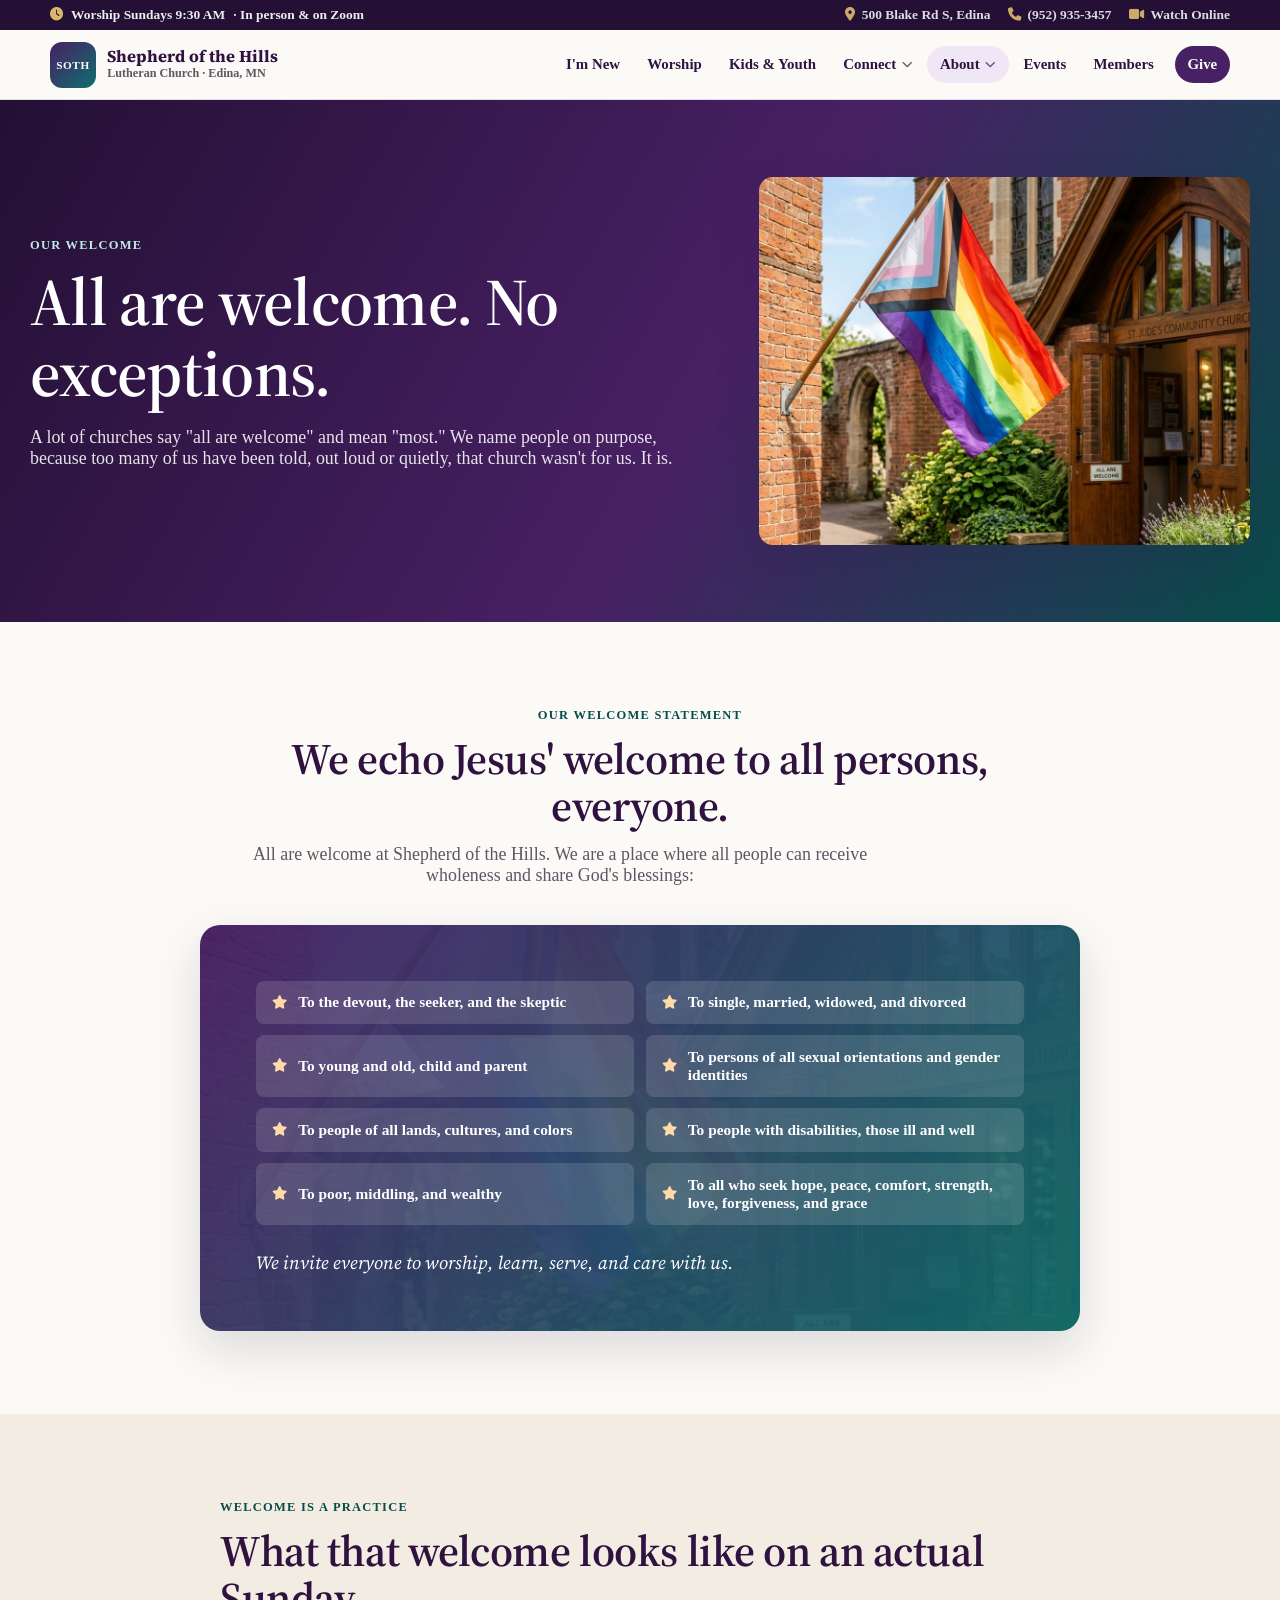
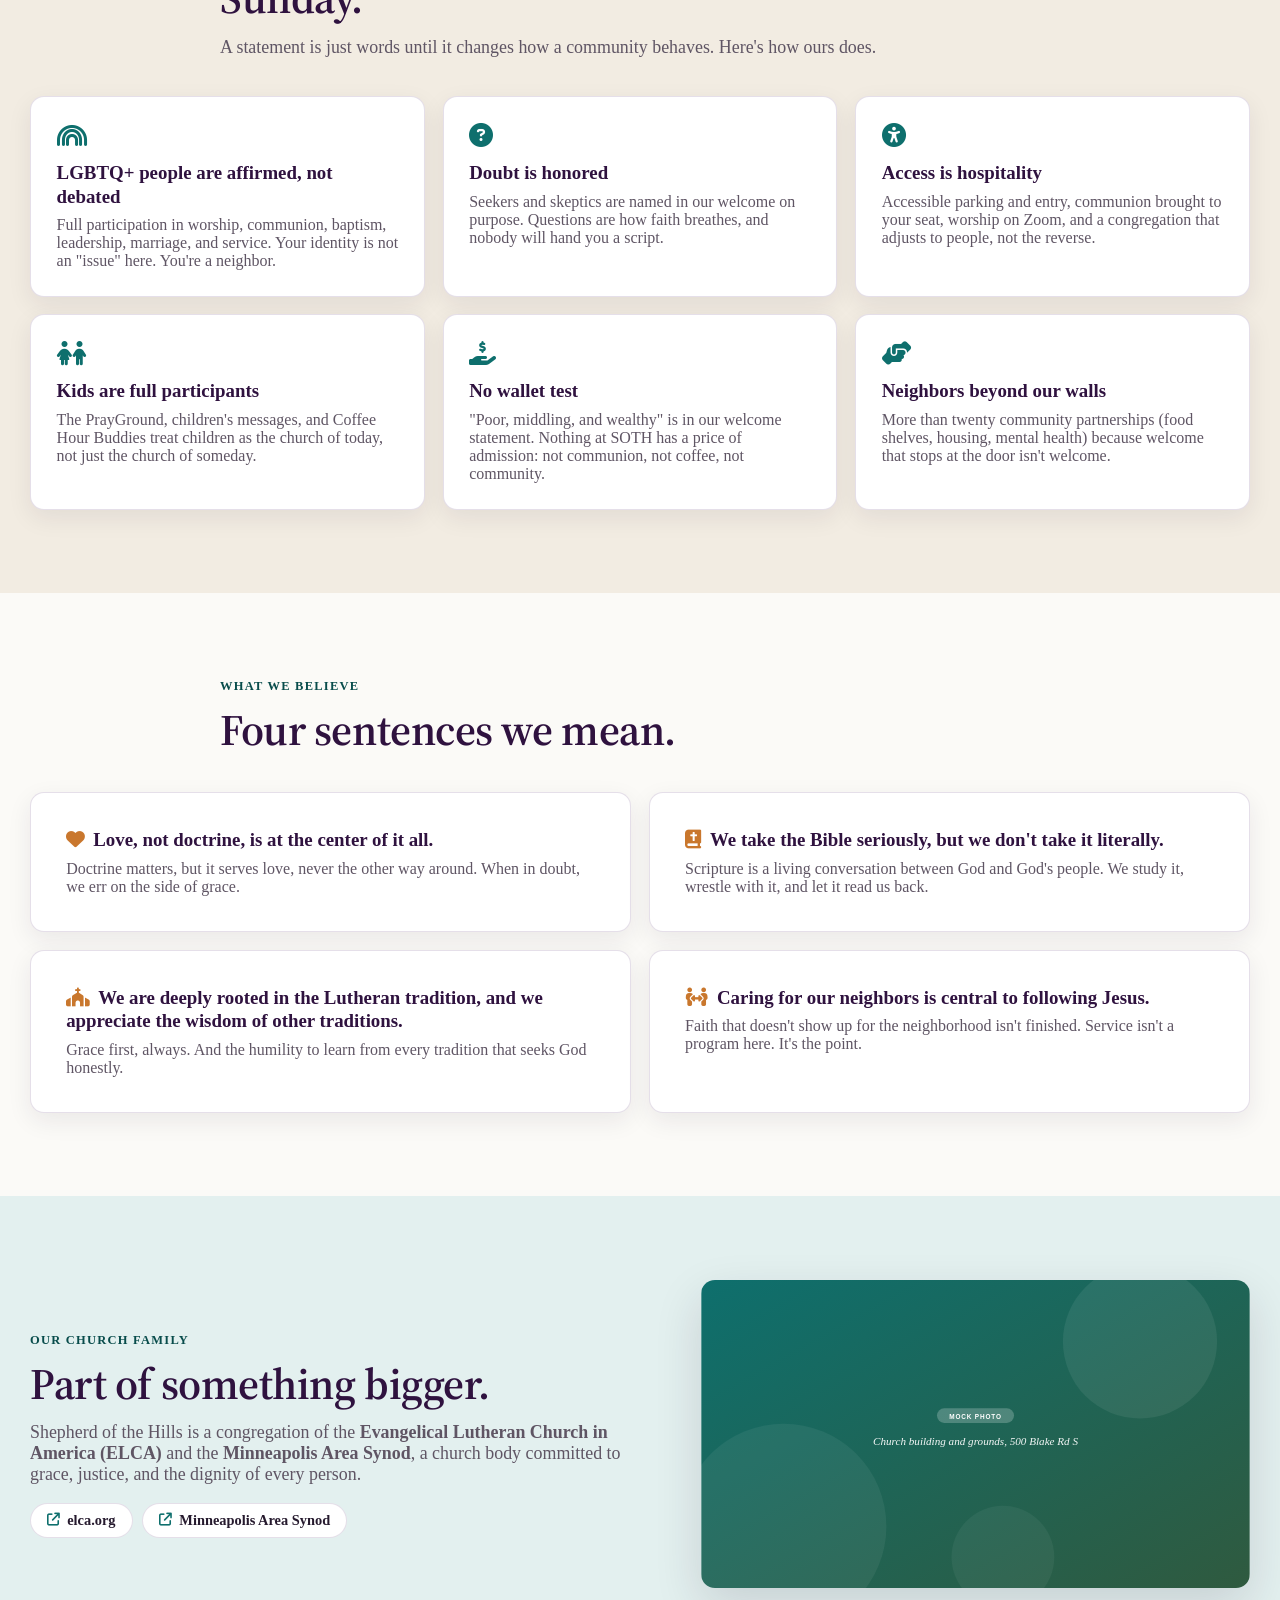
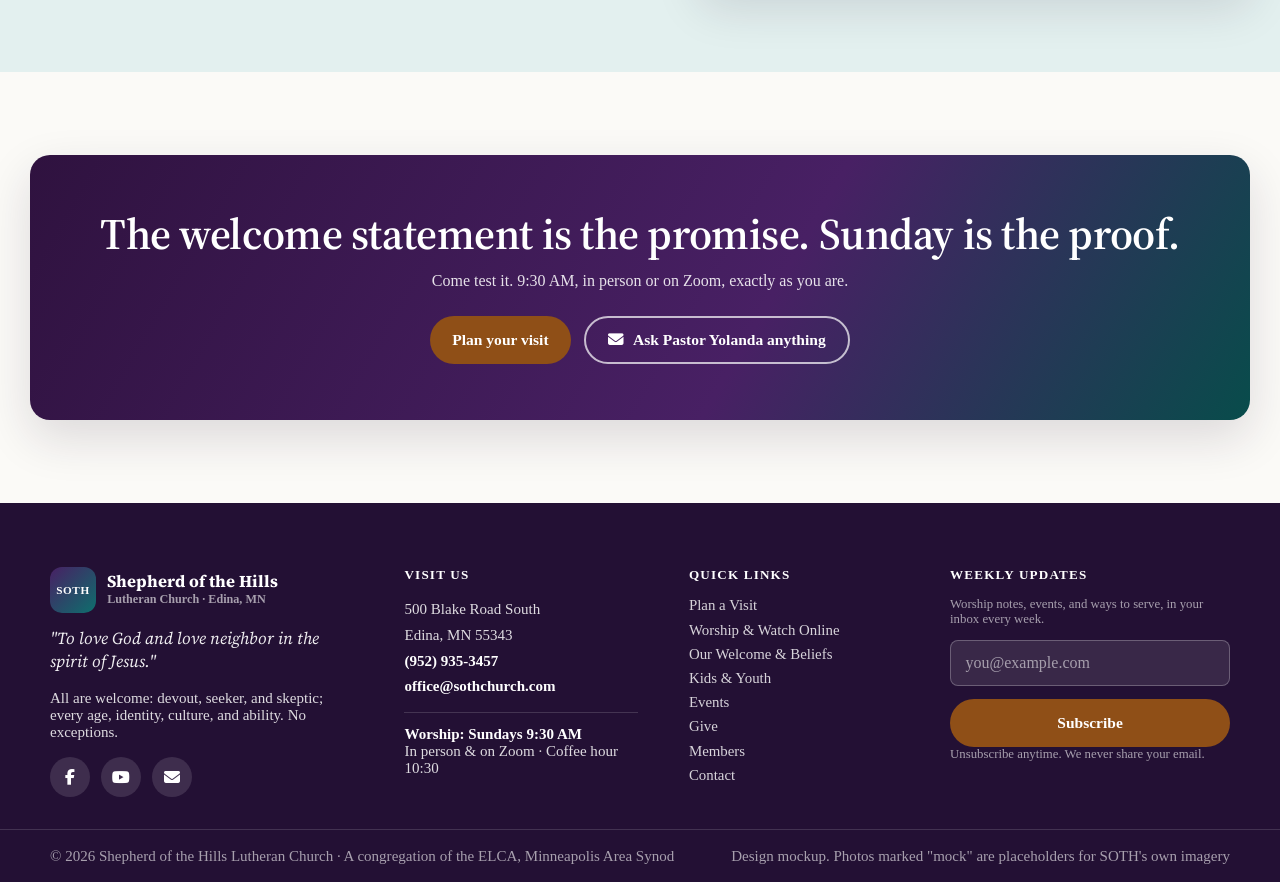
<file: belong.html>
<!DOCTYPE html>
<html lang="en">
<head>
  <meta charset="UTF-8">
  <meta name="viewport" content="width=device-width, initial-scale=1.0">
  <title>Our Welcome &amp; What We Believe | LGBTQ+ Affirming ELCA Church in Edina, MN | Shepherd of the Hills</title>
  <meta name="description" content="All are welcome at Shepherd of the Hills, no exceptions. Read our full welcome statement and what we believe: love at the center, the Bible taken seriously but not literally, and neighbor-care as discipleship. An LGBTQ+ affirming ELCA congregation in Edina, MN.">
  <link rel="canonical" href="https://www.sothchurch.com/welcome-and-beliefs">
  <meta property="og:type" content="website">
  <meta property="og:site_name" content="Shepherd of the Hills Lutheran Church">
  <meta property="og:title" content="All Are Welcome. No Exceptions. | Shepherd of the Hills">
  <meta property="og:description" content="Our welcome statement names everyone on purpose: all sexual orientations and gender identities, all cultures and colors, the devout, the seeker, and the skeptic.">
  <meta property="og:url" content="https://www.sothchurch.com/welcome-and-beliefs">
  <meta property="og:image" content="https://www.sothchurch.com/images/pride_flag.png">
  <link rel="stylesheet" href="styles.css?v=5">
  <link rel="stylesheet" href="https://cdnjs.cloudflare.com/ajax/libs/font-awesome/6.4.0/css/all.min.css">
</head>
<body>
  <a class="skip-link" href="#main">Skip to main content</a>

  <div class="utility-bar">
    <div class="utility-inner">
      <p><i class="fa-solid fa-clock" aria-hidden="true"></i> <span>Worship Sundays 9:30 AM</span> <span class="hide-mobile">&middot; In person &amp; on Zoom</span></p>
      <div class="utility-links">
        <a href="https://www.google.com/maps/search/?api=1&query=500+Blake+Road+South+Edina+MN+55343" target="_blank" rel="noopener"><i class="fa-solid fa-location-dot" aria-hidden="true"></i> <span>500 Blake Rd S, Edina</span></a>
        <a href="tel:+19529353457"><i class="fa-solid fa-phone" aria-hidden="true"></i> <span>(952) 935-3457</span></a>
        <a href="worship.html#online"><i class="fa-solid fa-video" aria-hidden="true"></i> <span>Watch Online</span></a>
      </div>
    </div>
  </div>

  <header class="site-header">
    <div class="nav-container">
      <a href="index.html" class="logo" aria-label="Shepherd of the Hills Lutheran Church home">
        <span class="logo-mark">SOTH</span>
        <span><strong>Shepherd of the Hills</strong><small>Lutheran Church &middot; Edina, MN</small></span>
      </a>
      <nav class="desktop-nav" aria-label="Primary navigation">
        <a href="new-here.html">I'm New</a>
        <a href="worship.html">Worship</a>
        <a href="kids-youth.html">Kids &amp; Youth</a>
        <div class="nav-item">
          <a href="connect.html">Connect <i class="fa-solid fa-chevron-down" aria-hidden="true"></i></a>
          <div class="dropdown">
            <a href="connect.html">Groups &amp; Care<small>Bible study, book club, care ministries</small></a>
            <a href="serve.html">Serve &amp; Partners<small>Volunteering and community partners</small></a>
          </div>
        </div>
        <div class="nav-item current">
          <a href="about.html">About <i class="fa-solid fa-chevron-down" aria-hidden="true"></i></a>
          <div class="dropdown">
            <a href="belong.html">Our Welcome &amp; Beliefs<small>All are welcome. No exceptions.</small></a>
            <a href="about.html">Staff &amp; Leadership<small>Meet Pastor Yolanda and our team</small></a>
            <a href="contact.html">Contact &amp; Directions<small>Find us, reach us, ask anything</small></a>
          </div>
        </div>
        <a href="events.html">Events</a>
        <a href="members.html">Members</a>
        <a class="give-link" href="give.html">Give</a>
      </nav>
      <details class="mobile-menu">
        <summary aria-label="Open navigation menu"><i class="fa-solid fa-bars" aria-hidden="true"></i><span>Menu</span></summary>
        <nav aria-label="Mobile navigation">
          <a href="new-here.html">I'm New</a>
          <a href="worship.html">Worship</a>
          <a href="kids-youth.html">Kids &amp; Youth</a>
          <a href="events.html">Events</a>
          <span class="nav-group">Connect</span>
          <a href="connect.html">Groups &amp; Care</a>
          <a href="serve.html">Serve &amp; Partners</a>
          <span class="nav-group">About</span>
          <a href="belong.html" class="current">Our Welcome &amp; Beliefs</a>
          <a href="about.html">Staff &amp; Leadership</a>
          <a href="contact.html">Contact &amp; Directions</a>
          <span class="nav-group">More</span>
          <a href="members.html">Members</a>
          <a class="give-link" href="give.html">Give</a>
        </nav>
      </details>
    </div>
  </header>

  <main id="main">

    <section class="page-hero page-hero-dark">
      <div class="page-hero-grid">
        <div>
          <p class="eyebrow">Our welcome</p>
          <h1>All are welcome. No exceptions.</h1>
          <p class="hero-copy">A lot of churches say "all are welcome" and mean "most." We name people on purpose, because too many of us have been told, out loud or quietly, that church wasn't for us. It is.</p>
        </div>
        <img class="page-hero-image" src="images/pride_flag.png" alt="Progress Pride flag flying at the Shepherd of the Hills entrance">
      </div>
    </section>

    <section class="section">
      <div class="container-narrow">
        <div class="section-heading centered">
          <p class="eyebrow">Our welcome statement</p>
          <h2>We echo Jesus' welcome to all persons, everyone.</h2>
          <p class="lead">All are welcome at Shepherd of the Hills. We are a place where all people can receive wholeness and share God's blessings:</p>
        </div>
        <div class="welcome-banner">
          <div class="welcome-list" style="margin-top: 0;" aria-label="Our welcome statement, in full">
            <span><i class="fa-solid fa-star" aria-hidden="true"></i> To the devout, the seeker, and the skeptic</span>
            <span><i class="fa-solid fa-star" aria-hidden="true"></i> To single, married, widowed, and divorced</span>
            <span><i class="fa-solid fa-star" aria-hidden="true"></i> To young and old, child and parent</span>
            <span><i class="fa-solid fa-star" aria-hidden="true"></i> To persons of all sexual orientations and gender identities</span>
            <span><i class="fa-solid fa-star" aria-hidden="true"></i> To people of all lands, cultures, and colors</span>
            <span><i class="fa-solid fa-star" aria-hidden="true"></i> To people with disabilities, those ill and well</span>
            <span><i class="fa-solid fa-star" aria-hidden="true"></i> To poor, middling, and wealthy</span>
            <span><i class="fa-solid fa-star" aria-hidden="true"></i> To all who seek hope, peace, comfort, strength, love, forgiveness, and grace</span>
          </div>
          <p style="margin: 1.6rem 0 0; font-family: var(--font-display); font-style: italic; font-size: 1.15rem;">We invite everyone to worship, learn, serve, and care with us.</p>
        </div>
      </div>
    </section>

    <section class="section section-alt">
      <div class="container section-heading">
        <p class="eyebrow">Welcome is a practice</p>
        <h2>What that welcome looks like on an actual Sunday.</h2>
        <p class="lead">A statement is just words until it changes how a community behaves. Here's how ours does.</p>
      </div>
      <div class="container card-grid">
        <article class="feature-card">
          <i class="fa-solid fa-rainbow" aria-hidden="true"></i>
          <h3>LGBTQ+ people are affirmed, not debated</h3>
          <p>Full participation in worship, communion, baptism, leadership, marriage, and service. Your identity is not an "issue" here. You're a neighbor.</p>
        </article>
        <article class="feature-card">
          <i class="fa-solid fa-circle-question" aria-hidden="true"></i>
          <h3>Doubt is honored</h3>
          <p>Seekers and skeptics are named in our welcome on purpose. Questions are how faith breathes, and nobody will hand you a script.</p>
        </article>
        <article class="feature-card">
          <i class="fa-solid fa-universal-access" aria-hidden="true"></i>
          <h3>Access is hospitality</h3>
          <p>Accessible parking and entry, communion brought to your seat, worship on Zoom, and a congregation that adjusts to people, not the reverse.</p>
        </article>
        <article class="feature-card">
          <i class="fa-solid fa-children" aria-hidden="true"></i>
          <h3>Kids are full participants</h3>
          <p>The PrayGround, children's messages, and Coffee Hour Buddies treat children as the church of today, not just the church of someday.</p>
        </article>
        <article class="feature-card">
          <i class="fa-solid fa-hand-holding-dollar" aria-hidden="true"></i>
          <h3>No wallet test</h3>
          <p>"Poor, middling, and wealthy" is in our welcome statement. Nothing at SOTH has a price of admission: not communion, not coffee, not community.</p>
        </article>
        <article class="feature-card">
          <i class="fa-solid fa-handshake-angle" aria-hidden="true"></i>
          <h3>Neighbors beyond our walls</h3>
          <p>More than twenty community partnerships (food shelves, housing, mental health) because welcome that stops at the door isn't welcome.</p>
        </article>
      </div>
    </section>

    <section class="section">
      <div class="container section-heading">
        <p class="eyebrow">What we believe</p>
        <h2>Four sentences we mean.</h2>
      </div>
      <div class="container card-grid card-grid-2">
        <article class="detail-box">
          <h3><i class="fa-solid fa-heart" aria-hidden="true" style="color: var(--gold); margin-right: 0.5rem;"></i>Love, not doctrine, is at the center of it all.</h3>
          <p style="color: var(--muted); margin-bottom: 0;">Doctrine matters, but it serves love, never the other way around. When in doubt, we err on the side of grace.</p>
        </article>
        <article class="detail-box">
          <h3><i class="fa-solid fa-book-bible" aria-hidden="true" style="color: var(--gold); margin-right: 0.5rem;"></i>We take the Bible seriously, but we don't take it literally.</h3>
          <p style="color: var(--muted); margin-bottom: 0;">Scripture is a living conversation between God and God's people. We study it, wrestle with it, and let it read us back.</p>
        </article>
        <article class="detail-box">
          <h3><i class="fa-solid fa-church" aria-hidden="true" style="color: var(--gold); margin-right: 0.5rem;"></i>We are deeply rooted in the Lutheran tradition, and we appreciate the wisdom of other traditions.</h3>
          <p style="color: var(--muted); margin-bottom: 0;">Grace first, always. And the humility to learn from every tradition that seeks God honestly.</p>
        </article>
        <article class="detail-box">
          <h3><i class="fa-solid fa-people-arrows" aria-hidden="true" style="color: var(--gold); margin-right: 0.5rem;"></i>Caring for our neighbors is central to following Jesus.</h3>
          <p style="color: var(--muted); margin-bottom: 0;">Faith that doesn't show up for the neighborhood isn't finished. Service isn't a program here. It's the point.</p>
        </article>
      </div>
    </section>

    <section class="section section-soft">
      <div class="container split">
        <div>
          <p class="eyebrow">Our church family</p>
          <h2>Part of something bigger.</h2>
          <p class="lead">Shepherd of the Hills is a congregation of the <strong>Evangelical Lutheran Church in America (ELCA)</strong> and the <strong>Minneapolis Area Synod</strong>, a church body committed to grace, justice, and the dignity of every person.</p>
          <div class="chip-list">
            <a href="https://www.elca.org/" target="_blank" rel="noopener"><i class="fa-solid fa-arrow-up-right-from-square" aria-hidden="true"></i> elca.org</a>
            <a href="https://mpls-synod.org/" target="_blank" rel="noopener"><i class="fa-solid fa-arrow-up-right-from-square" aria-hidden="true"></i> Minneapolis Area Synod</a>
          </div>
        </div>
        <img src="images/mock/building.svg" alt="Shepherd of the Hills building and grounds (mock photo)">
      </div>
    </section>

    <section class="section">
      <div class="container cta-band">
        <h2>The welcome statement is the promise. Sunday is the proof.</h2>
        <p>Come test it. 9:30 AM, in person or on Zoom, exactly as you are.</p>
        <div class="hero-actions">
          <a href="new-here.html" class="btn btn-primary">Plan your visit</a>
          <a href="mailto:pastoryolanda@sothchurch.com" class="btn btn-outline"><i class="fa-solid fa-envelope" aria-hidden="true"></i> Ask Pastor Yolanda anything</a>
        </div>
      </div>
    </section>

  </main>

  <footer class="site-footer">
    <div class="footer-grid">
      <div class="footer-brand">
        <a href="index.html" class="logo" aria-label="Shepherd of the Hills home">
          <span class="logo-mark">SOTH</span>
          <span><strong>Shepherd of the Hills</strong><small>Lutheran Church &middot; Edina, MN</small></span>
        </a>
        <p class="mission">"To love God and love neighbor in the spirit of Jesus."</p>
        <p>All are welcome: devout, seeker, and skeptic; every age, identity, culture, and ability. No exceptions.</p>
        <div class="footer-social">
          <a href="https://www.facebook.com/sothchurch" target="_blank" rel="noopener" aria-label="SOTH on Facebook"><i class="fa-brands fa-facebook-f" aria-hidden="true"></i></a>
          <a href="https://www.youtube.com/channel/UClF_je8tIAJuXSzZkaW812g" target="_blank" rel="noopener" aria-label="SOTH on YouTube"><i class="fa-brands fa-youtube" aria-hidden="true"></i></a>
          <a href="mailto:office@sothchurch.com" aria-label="Email the church office"><i class="fa-solid fa-envelope" aria-hidden="true"></i></a>
        </div>
      </div>
      <div class="footer-visit">
        <h4>Visit Us</h4>
        <address>
          500 Blake Road South<br>Edina, MN 55343<br>
          <a href="tel:+19529353457">(952) 935-3457</a><br>
          <a href="mailto:office@sothchurch.com">office@sothchurch.com</a>
        </address>
        <p class="times"><strong>Worship: Sundays 9:30 AM</strong><br>In person &amp; on Zoom &middot; Coffee hour 10:30</p>
      </div>
      <div>
        <h4>Quick Links</h4>
        <div class="footer-links">
          <a href="new-here.html">Plan a Visit</a>
          <a href="worship.html">Worship &amp; Watch Online</a>
          <a href="belong.html">Our Welcome &amp; Beliefs</a>
          <a href="kids-youth.html">Kids &amp; Youth</a>
          <a href="events.html">Events</a>
          <a href="give.html">Give</a>
          <a href="members.html">Members</a>
          <a href="contact.html">Contact</a>
        </div>
      </div>
      <div class="footer-form">
        <h4>Weekly Updates</h4>
        <p>Worship notes, events, and ways to serve, in your inbox every week.</p>
        <form action="#" onsubmit="alert('Thank you for subscribing!'); return false;">
          <label class="sr-only" for="footer-email">Email address</label>
          <input id="footer-email" type="email" placeholder="you@example.com" autocomplete="email" required>
          <button class="btn btn-primary" type="submit">Subscribe</button>
        </form>
        <p>Unsubscribe anytime. We never share your email.</p>
      </div>
    </div>
    <div class="footer-bottom">
      <div class="footer-bottom-inner">
        <p>&copy; 2026 Shepherd of the Hills Lutheran Church &middot; A congregation of the ELCA, Minneapolis Area Synod</p>
        <p>Design mockup. Photos marked "mock" are placeholders for SOTH's own imagery</p>
      </div>
    </div>
  </footer>
</body>
</html>
</file>
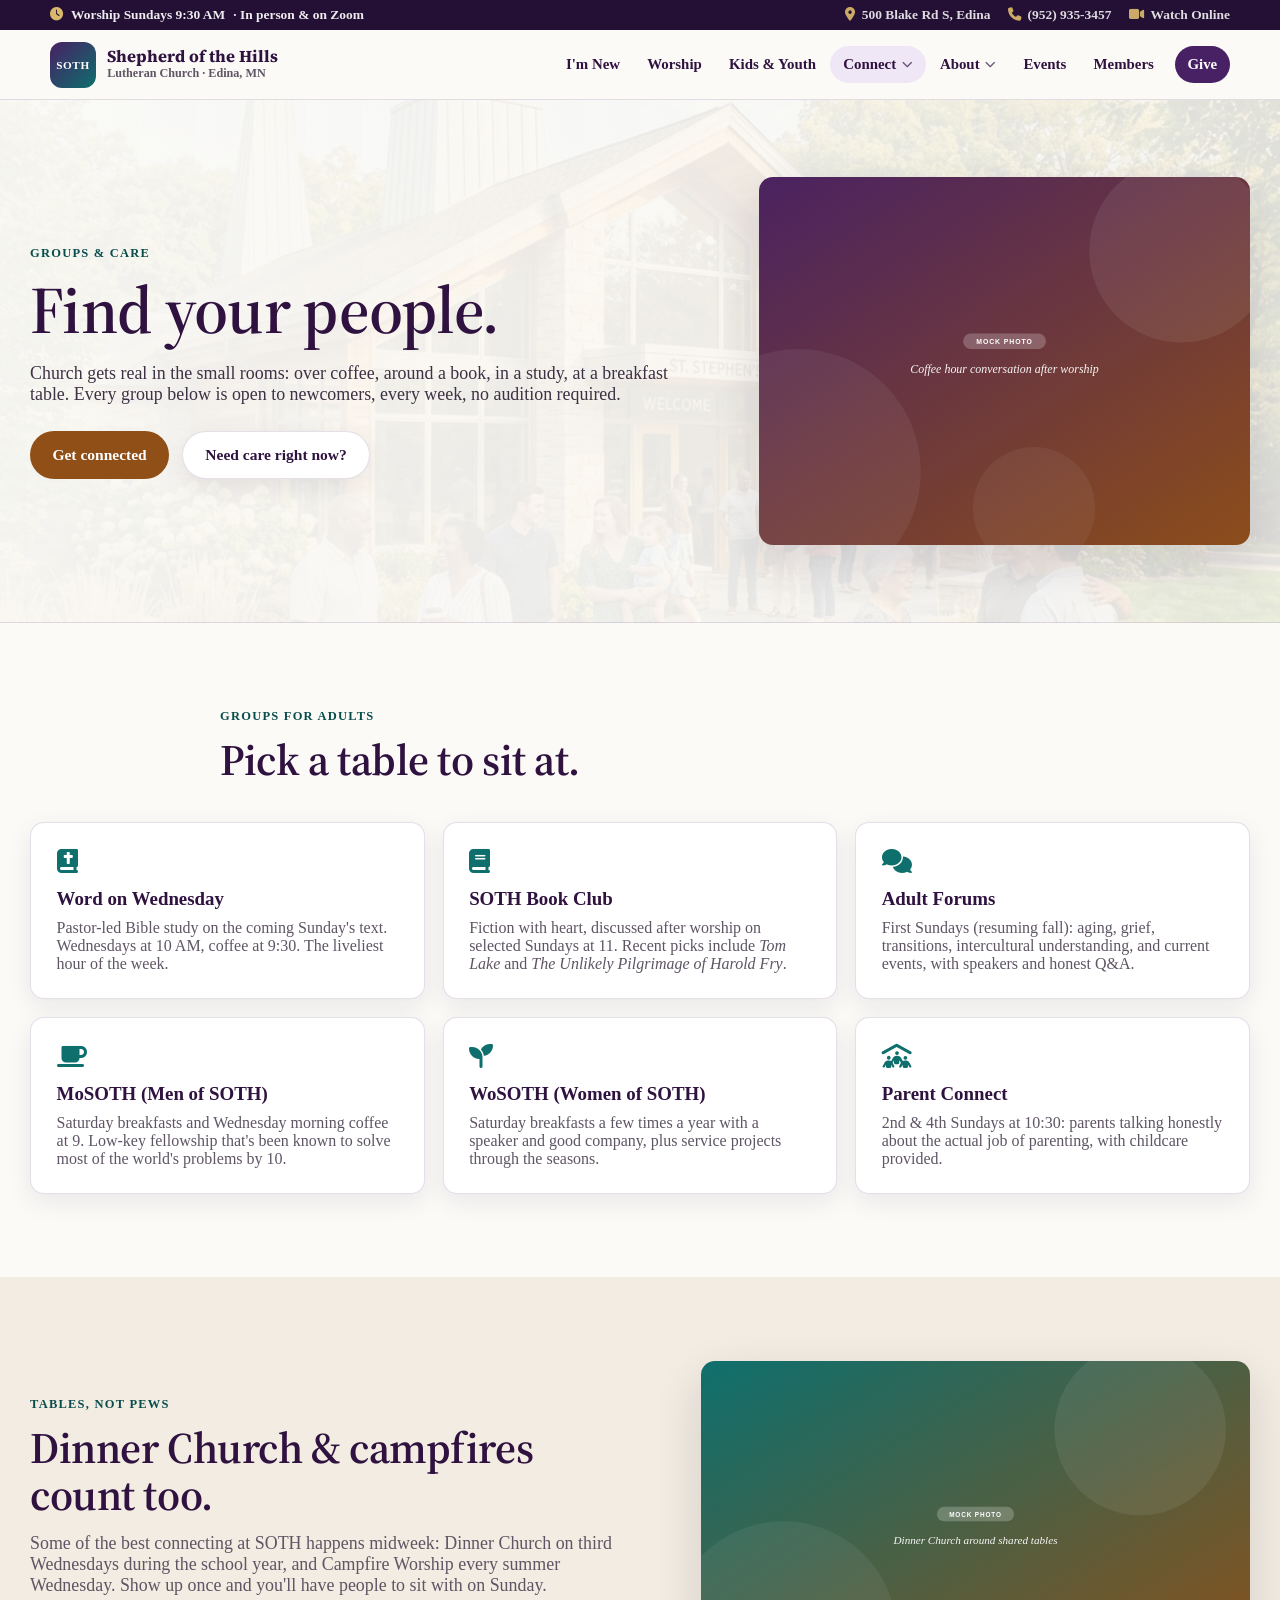
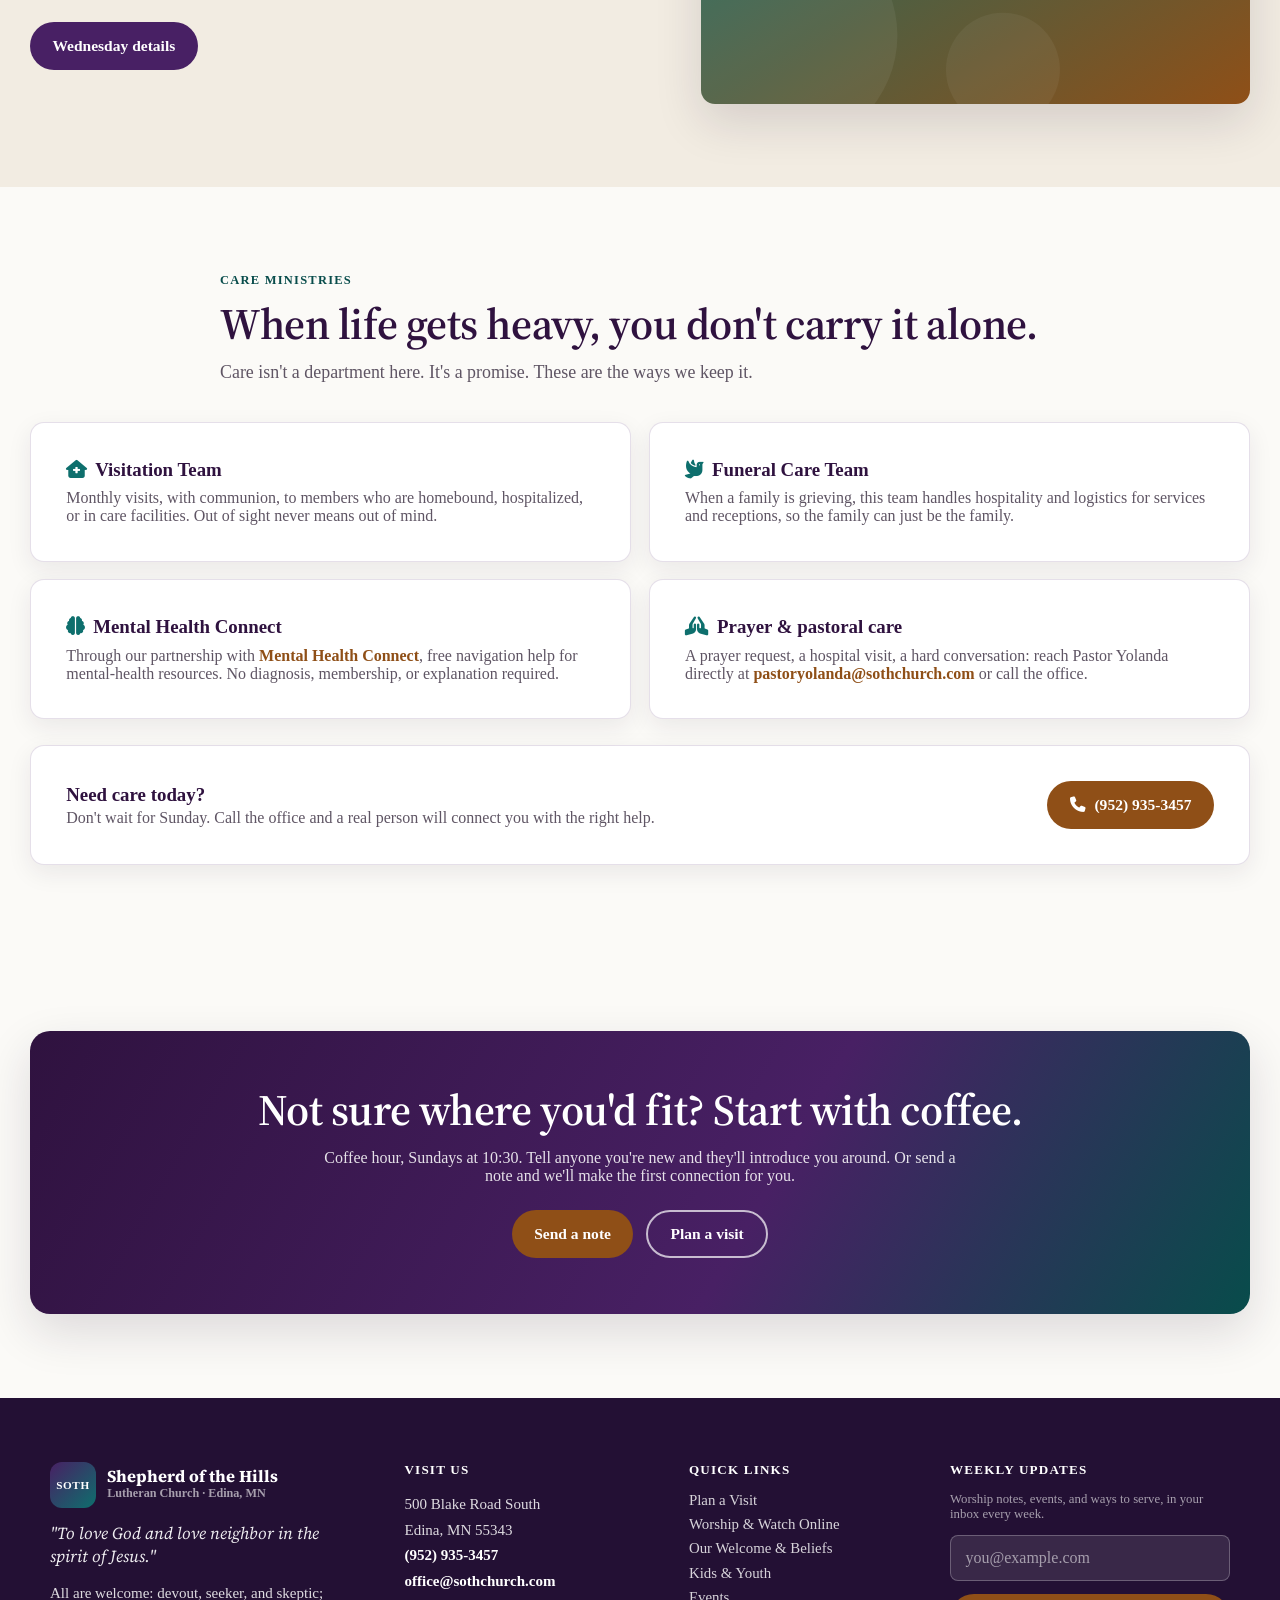
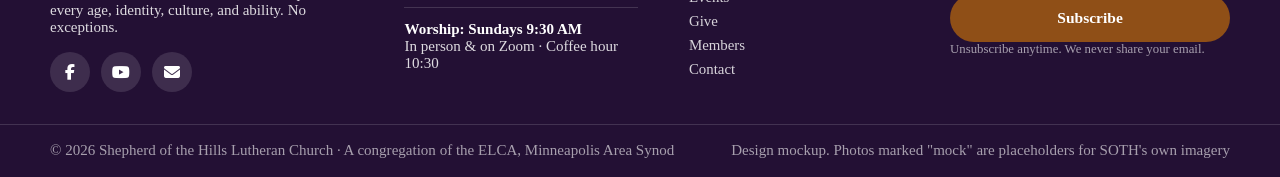
<file: connect.html>
<!DOCTYPE html>
<html lang="en">
<head>
  <meta charset="UTF-8">
  <meta name="viewport" content="width=device-width, initial-scale=1.0">
  <title>Groups &amp; Care | Bible Study, Book Club &amp; Care Ministries | Shepherd of the Hills, Edina MN</title>
  <meta name="description" content="Find your people at Shepherd of the Hills in Edina: Word on Wednesday Bible study, book club, men's and women's groups, Parent Connect, and care ministries including home visits and Mental Health Connect.">
  <link rel="canonical" href="https://www.sothchurch.com/connect">
  <meta property="og:type" content="website">
  <meta property="og:site_name" content="Shepherd of the Hills Lutheran Church">
  <meta property="og:title" content="Groups &amp; Care at Shepherd of the Hills">
  <meta property="og:description" content="Bible study, book club, men's and women's groups, and care ministries. Find your people at SOTH.">
  <meta property="og:url" content="https://www.sothchurch.com/connect">
  <meta property="og:image" content="https://www.sothchurch.com/images/hero.png">
  <link rel="stylesheet" href="styles.css?v=5">
  <link rel="stylesheet" href="https://cdnjs.cloudflare.com/ajax/libs/font-awesome/6.4.0/css/all.min.css">
</head>
<body>
  <a class="skip-link" href="#main">Skip to main content</a>

  <div class="utility-bar">
    <div class="utility-inner">
      <p><i class="fa-solid fa-clock" aria-hidden="true"></i> <span>Worship Sundays 9:30 AM</span> <span class="hide-mobile">&middot; In person &amp; on Zoom</span></p>
      <div class="utility-links">
        <a href="https://www.google.com/maps/search/?api=1&query=500+Blake+Road+South+Edina+MN+55343" target="_blank" rel="noopener"><i class="fa-solid fa-location-dot" aria-hidden="true"></i> <span>500 Blake Rd S, Edina</span></a>
        <a href="tel:+19529353457"><i class="fa-solid fa-phone" aria-hidden="true"></i> <span>(952) 935-3457</span></a>
        <a href="worship.html#online"><i class="fa-solid fa-video" aria-hidden="true"></i> <span>Watch Online</span></a>
      </div>
    </div>
  </div>

  <header class="site-header">
    <div class="nav-container">
      <a href="index.html" class="logo" aria-label="Shepherd of the Hills Lutheran Church home">
        <span class="logo-mark">SOTH</span>
        <span><strong>Shepherd of the Hills</strong><small>Lutheran Church &middot; Edina, MN</small></span>
      </a>
      <nav class="desktop-nav" aria-label="Primary navigation">
        <a href="new-here.html">I'm New</a>
        <a href="worship.html">Worship</a>
        <a href="kids-youth.html">Kids &amp; Youth</a>
        <div class="nav-item current">
          <a href="connect.html">Connect <i class="fa-solid fa-chevron-down" aria-hidden="true"></i></a>
          <div class="dropdown">
            <a href="connect.html">Groups &amp; Care<small>Bible study, book club, care ministries</small></a>
            <a href="serve.html">Serve &amp; Partners<small>Volunteering and community partners</small></a>
          </div>
        </div>
        <div class="nav-item">
          <a href="about.html">About <i class="fa-solid fa-chevron-down" aria-hidden="true"></i></a>
          <div class="dropdown">
            <a href="belong.html">Our Welcome &amp; Beliefs<small>All are welcome. No exceptions.</small></a>
            <a href="about.html">Staff &amp; Leadership<small>Meet Pastor Yolanda and our team</small></a>
            <a href="contact.html">Contact &amp; Directions<small>Find us, reach us, ask anything</small></a>
          </div>
        </div>
        <a href="events.html">Events</a>
        <a href="members.html">Members</a>
        <a class="give-link" href="give.html">Give</a>
      </nav>
      <details class="mobile-menu">
        <summary aria-label="Open navigation menu"><i class="fa-solid fa-bars" aria-hidden="true"></i><span>Menu</span></summary>
        <nav aria-label="Mobile navigation">
          <a href="new-here.html">I'm New</a>
          <a href="worship.html">Worship</a>
          <a href="kids-youth.html">Kids &amp; Youth</a>
          <a href="events.html">Events</a>
          <span class="nav-group">Connect</span>
          <a href="connect.html" class="current">Groups &amp; Care</a>
          <a href="serve.html">Serve &amp; Partners</a>
          <span class="nav-group">About</span>
          <a href="belong.html">Our Welcome &amp; Beliefs</a>
          <a href="about.html">Staff &amp; Leadership</a>
          <a href="contact.html">Contact &amp; Directions</a>
          <span class="nav-group">More</span>
          <a href="members.html">Members</a>
          <a class="give-link" href="give.html">Give</a>
        </nav>
      </details>
    </div>
  </header>

  <main id="main">

    <section class="page-hero">
      <div class="page-hero-grid">
        <div>
          <p class="eyebrow">Groups &amp; care</p>
          <h1>Find your people.</h1>
          <p class="hero-copy">Church gets real in the small rooms: over coffee, around a book, in a study, at a breakfast table. Every group below is open to newcomers, every week, no audition required.</p>
          <div class="hero-actions">
            <a class="btn btn-primary" href="contact.html">Get connected</a>
            <a class="btn btn-light" href="#care">Need care right now?</a>
          </div>
        </div>
        <img class="page-hero-image" src="images/mock/coffee-hour.svg" alt="Coffee hour conversation after worship (mock photo)">
      </div>
    </section>

    <section class="section">
      <div class="container section-heading">
        <p class="eyebrow">Groups for adults</p>
        <h2>Pick a table to sit at.</h2>
      </div>
      <div class="container card-grid">
        <article class="feature-card">
          <i class="fa-solid fa-book-bible" aria-hidden="true"></i>
          <h3>Word on Wednesday</h3>
          <p>Pastor-led Bible study on the coming Sunday's text. Wednesdays at 10 AM, coffee at 9:30. The liveliest hour of the week.</p>
        </article>
        <article class="feature-card">
          <i class="fa-solid fa-book" aria-hidden="true"></i>
          <h3>SOTH Book Club</h3>
          <p>Fiction with heart, discussed after worship on selected Sundays at 11. Recent picks include <em>Tom Lake</em> and <em>The Unlikely Pilgrimage of Harold Fry</em>.</p>
        </article>
        <article class="feature-card">
          <i class="fa-solid fa-comments" aria-hidden="true"></i>
          <h3>Adult Forums</h3>
          <p>First Sundays (resuming fall): aging, grief, transitions, intercultural understanding, and current events, with speakers and honest Q&amp;A.</p>
        </article>
        <article class="feature-card">
          <i class="fa-solid fa-mug-saucer" aria-hidden="true"></i>
          <h3>MoSOTH (Men of SOTH)</h3>
          <p>Saturday breakfasts and Wednesday morning coffee at 9. Low-key fellowship that's been known to solve most of the world's problems by 10.</p>
        </article>
        <article class="feature-card">
          <i class="fa-solid fa-seedling" aria-hidden="true"></i>
          <h3>WoSOTH (Women of SOTH)</h3>
          <p>Saturday breakfasts a few times a year with a speaker and good company, plus service projects through the seasons.</p>
        </article>
        <article class="feature-card">
          <i class="fa-solid fa-people-roof" aria-hidden="true"></i>
          <h3>Parent Connect</h3>
          <p>2nd &amp; 4th Sundays at 10:30: parents talking honestly about the actual job of parenting, with childcare provided.</p>
        </article>
      </div>
    </section>

    <section class="section section-alt">
      <div class="container split">
        <div>
          <p class="eyebrow">Tables, not pews</p>
          <h2>Dinner Church &amp; campfires count too.</h2>
          <p class="lead">Some of the best connecting at SOTH happens midweek: Dinner Church on third Wednesdays during the school year, and Campfire Worship every summer Wednesday. Show up once and you'll have people to sit with on Sunday.</p>
          <div class="hero-actions">
            <a class="btn btn-plum" href="worship.html#midweek">Wednesday details</a>
          </div>
        </div>
        <img src="images/mock/dinner-church.svg" alt="Dinner Church around shared tables (mock photo)">
      </div>
    </section>

    <section class="section" id="care">
      <div class="container section-heading">
        <p class="eyebrow">Care ministries</p>
        <h2>When life gets heavy, you don't carry it alone.</h2>
        <p class="lead">Care isn't a department here. It's a promise. These are the ways we keep it.</p>
      </div>
      <div class="container card-grid card-grid-2">
        <article class="detail-box">
          <h3><i class="fa-solid fa-house-medical" aria-hidden="true" style="color: var(--teal); margin-right: 0.5rem;"></i>Visitation Team</h3>
          <p style="color: var(--muted); margin-bottom: 0;">Monthly visits, with communion, to members who are homebound, hospitalized, or in care facilities. Out of sight never means out of mind.</p>
        </article>
        <article class="detail-box">
          <h3><i class="fa-solid fa-dove" aria-hidden="true" style="color: var(--teal); margin-right: 0.5rem;"></i>Funeral Care Team</h3>
          <p style="color: var(--muted); margin-bottom: 0;">When a family is grieving, this team handles hospitality and logistics for services and receptions, so the family can just be the family.</p>
        </article>
        <article class="detail-box">
          <h3><i class="fa-solid fa-brain" aria-hidden="true" style="color: var(--teal); margin-right: 0.5rem;"></i>Mental Health Connect</h3>
          <p style="color: var(--muted); margin-bottom: 0;">Through our partnership with <a href="https://www.mhconnect.org/" target="_blank" rel="noopener" style="color: var(--gold-dark); font-weight: 700;">Mental Health Connect</a>, free navigation help for mental-health resources. No diagnosis, membership, or explanation required.</p>
        </article>
        <article class="detail-box">
          <h3><i class="fa-solid fa-hands-praying" aria-hidden="true" style="color: var(--teal); margin-right: 0.5rem;"></i>Prayer &amp; pastoral care</h3>
          <p style="color: var(--muted); margin-bottom: 0;">A prayer request, a hospital visit, a hard conversation: reach Pastor Yolanda directly at <a href="mailto:pastoryolanda@sothchurch.com" style="color: var(--gold-dark); font-weight: 700;">pastoryolanda@sothchurch.com</a> or call the office.</p>
        </article>
      </div>
      <div class="container" style="margin-top: 1.6rem;">
        <div class="panel" style="display: flex; flex-wrap: wrap; align-items: center; justify-content: space-between; gap: 1rem;">
          <div>
            <h3 style="margin-bottom: 0.2rem;">Need care today?</h3>
            <p style="color: var(--muted); margin: 0;">Don't wait for Sunday. Call the office and a real person will connect you with the right help.</p>
          </div>
          <a class="btn btn-primary" href="tel:+19529353457"><i class="fa-solid fa-phone" aria-hidden="true"></i> (952) 935-3457</a>
        </div>
      </div>
    </section>

    <section class="section">
      <div class="container cta-band">
        <h2>Not sure where you'd fit? Start with coffee.</h2>
        <p>Coffee hour, Sundays at 10:30. Tell anyone you're new and they'll introduce you around. Or send a note and we'll make the first connection for you.</p>
        <div class="hero-actions">
          <a href="contact.html" class="btn btn-primary">Send a note</a>
          <a href="new-here.html" class="btn btn-outline">Plan a visit</a>
        </div>
      </div>
    </section>

  </main>

  <footer class="site-footer">
    <div class="footer-grid">
      <div class="footer-brand">
        <a href="index.html" class="logo" aria-label="Shepherd of the Hills home">
          <span class="logo-mark">SOTH</span>
          <span><strong>Shepherd of the Hills</strong><small>Lutheran Church &middot; Edina, MN</small></span>
        </a>
        <p class="mission">"To love God and love neighbor in the spirit of Jesus."</p>
        <p>All are welcome: devout, seeker, and skeptic; every age, identity, culture, and ability. No exceptions.</p>
        <div class="footer-social">
          <a href="https://www.facebook.com/sothchurch" target="_blank" rel="noopener" aria-label="SOTH on Facebook"><i class="fa-brands fa-facebook-f" aria-hidden="true"></i></a>
          <a href="https://www.youtube.com/channel/UClF_je8tIAJuXSzZkaW812g" target="_blank" rel="noopener" aria-label="SOTH on YouTube"><i class="fa-brands fa-youtube" aria-hidden="true"></i></a>
          <a href="mailto:office@sothchurch.com" aria-label="Email the church office"><i class="fa-solid fa-envelope" aria-hidden="true"></i></a>
        </div>
      </div>
      <div class="footer-visit">
        <h4>Visit Us</h4>
        <address>
          500 Blake Road South<br>Edina, MN 55343<br>
          <a href="tel:+19529353457">(952) 935-3457</a><br>
          <a href="mailto:office@sothchurch.com">office@sothchurch.com</a>
        </address>
        <p class="times"><strong>Worship: Sundays 9:30 AM</strong><br>In person &amp; on Zoom &middot; Coffee hour 10:30</p>
      </div>
      <div>
        <h4>Quick Links</h4>
        <div class="footer-links">
          <a href="new-here.html">Plan a Visit</a>
          <a href="worship.html">Worship &amp; Watch Online</a>
          <a href="belong.html">Our Welcome &amp; Beliefs</a>
          <a href="kids-youth.html">Kids &amp; Youth</a>
          <a href="events.html">Events</a>
          <a href="give.html">Give</a>
          <a href="members.html">Members</a>
          <a href="contact.html">Contact</a>
        </div>
      </div>
      <div class="footer-form">
        <h4>Weekly Updates</h4>
        <p>Worship notes, events, and ways to serve, in your inbox every week.</p>
        <form action="#" onsubmit="alert('Thank you for subscribing!'); return false;">
          <label class="sr-only" for="footer-email">Email address</label>
          <input id="footer-email" type="email" placeholder="you@example.com" autocomplete="email" required>
          <button class="btn btn-primary" type="submit">Subscribe</button>
        </form>
        <p>Unsubscribe anytime. We never share your email.</p>
      </div>
    </div>
    <div class="footer-bottom">
      <div class="footer-bottom-inner">
        <p>&copy; 2026 Shepherd of the Hills Lutheran Church &middot; A congregation of the ELCA, Minneapolis Area Synod</p>
        <p>Design mockup. Photos marked "mock" are placeholders for SOTH's own imagery</p>
      </div>
    </div>
  </footer>
</body>
</html>
</file>
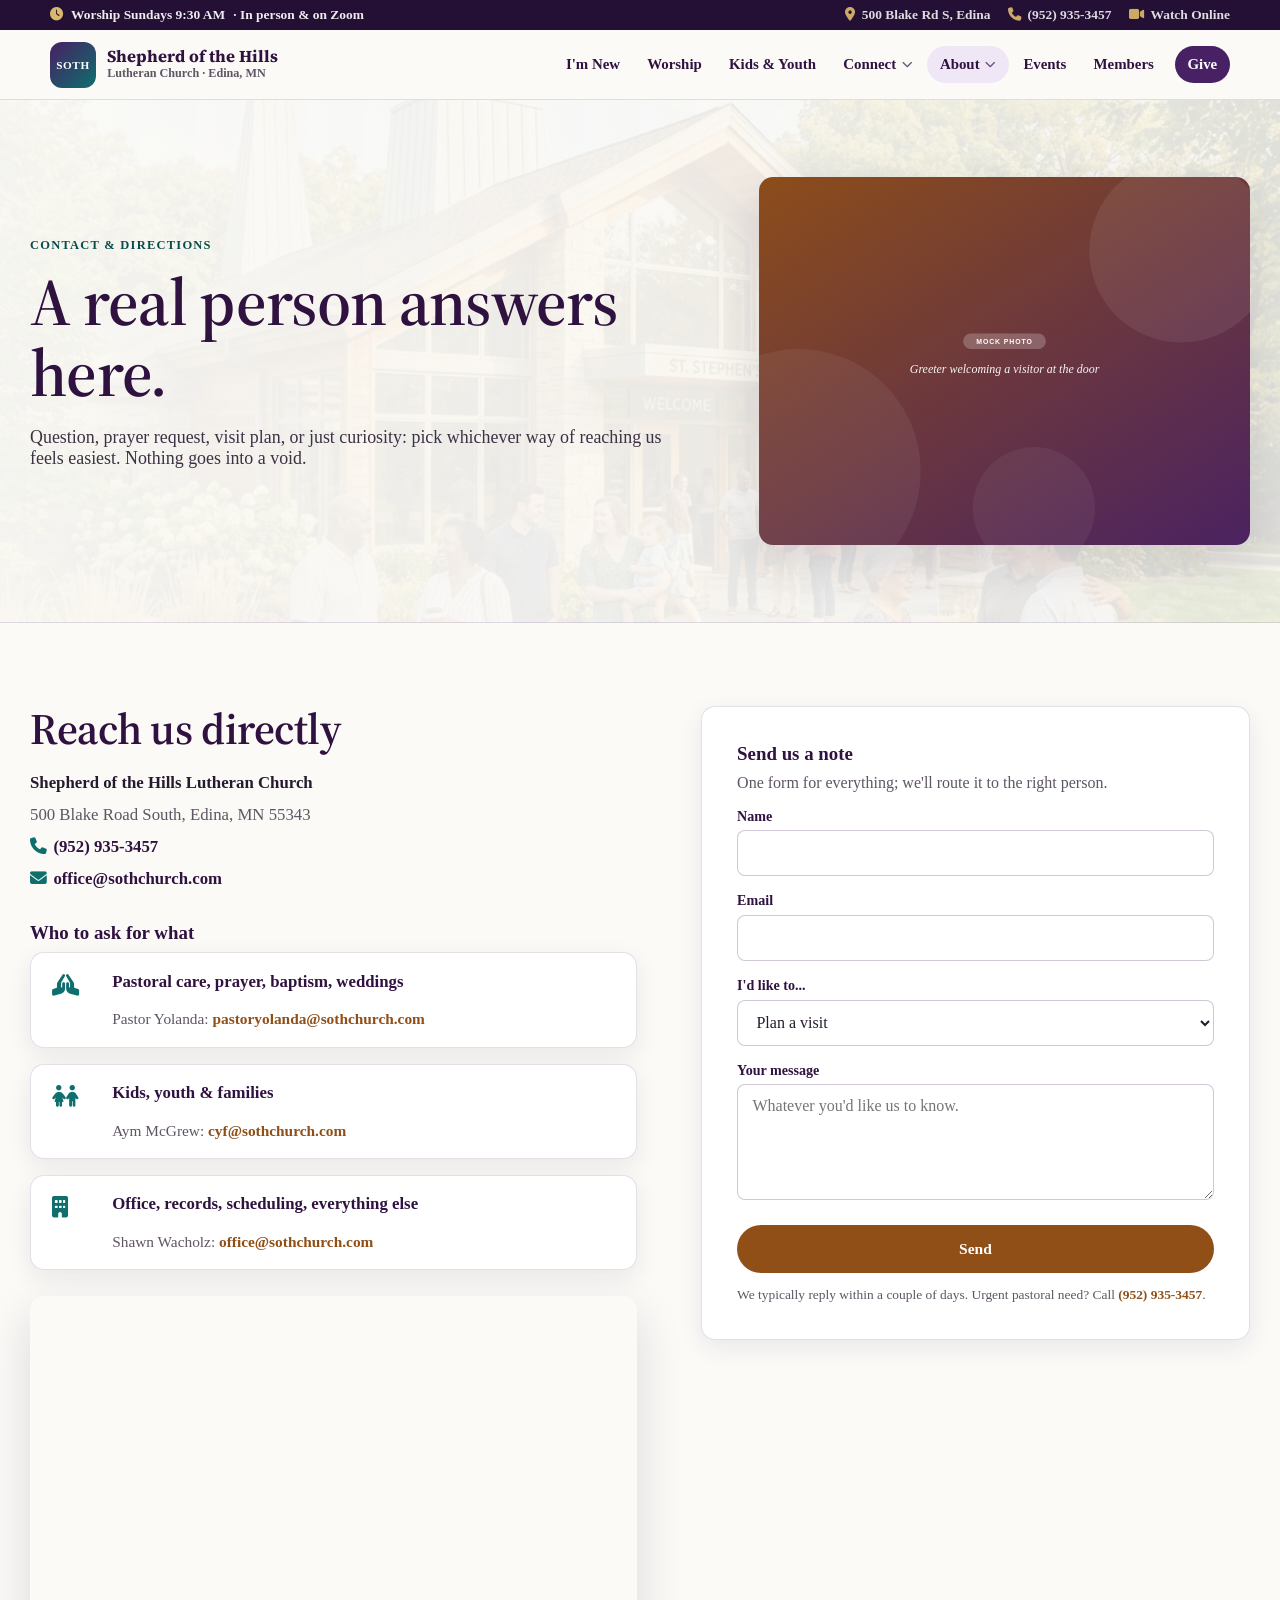
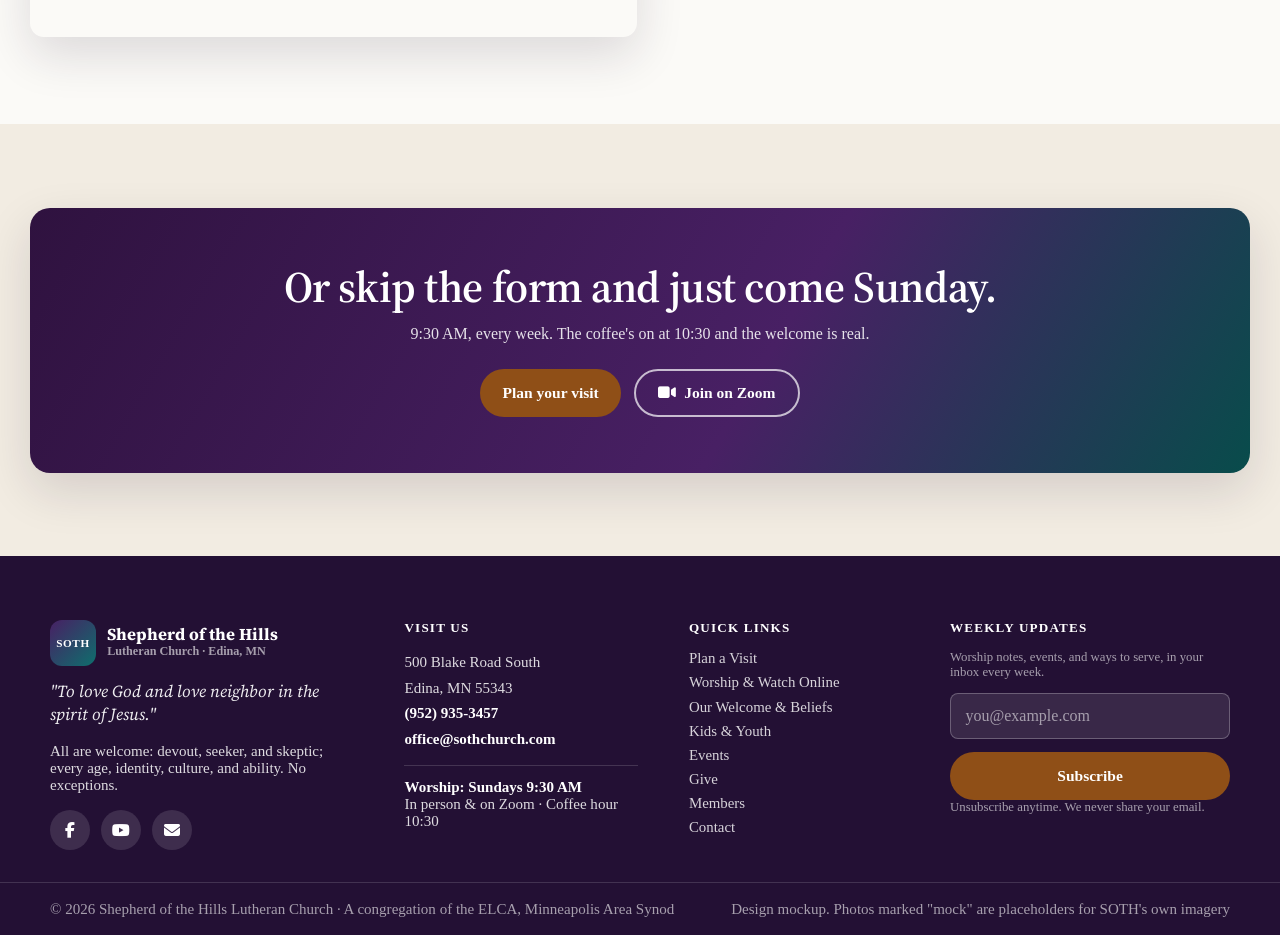
<file: contact.html>
<!DOCTYPE html>
<html lang="en">
<head>
  <meta charset="UTF-8">
  <meta name="viewport" content="width=device-width, initial-scale=1.0">
  <title>Contact &amp; Directions | Shepherd of the Hills Lutheran Church | 500 Blake Rd S, Edina MN</title>
  <meta name="description" content="Contact Shepherd of the Hills Lutheran Church in Edina, MN: (952) 935-3457, office@sothchurch.com, 500 Blake Road South. Directions, map, staff contacts, and a form that reaches a real person.">
  <link rel="canonical" href="https://www.sothchurch.com/contact">
  <meta property="og:type" content="website">
  <meta property="og:site_name" content="Shepherd of the Hills Lutheran Church">
  <meta property="og:title" content="Contact Shepherd of the Hills Lutheran Church">
  <meta property="og:description" content="Reach a real person: (952) 935-3457 · office@sothchurch.com · 500 Blake Road South, Edina MN.">
  <meta property="og:url" content="https://www.sothchurch.com/contact">
  <meta property="og:image" content="https://www.sothchurch.com/images/hero.png">
  <link rel="stylesheet" href="styles.css?v=5">
  <link rel="stylesheet" href="https://cdnjs.cloudflare.com/ajax/libs/font-awesome/6.4.0/css/all.min.css">
</head>
<body>
  <a class="skip-link" href="#main">Skip to main content</a>

  <div class="utility-bar">
    <div class="utility-inner">
      <p><i class="fa-solid fa-clock" aria-hidden="true"></i> <span>Worship Sundays 9:30 AM</span> <span class="hide-mobile">&middot; In person &amp; on Zoom</span></p>
      <div class="utility-links">
        <a href="https://www.google.com/maps/search/?api=1&query=500+Blake+Road+South+Edina+MN+55343" target="_blank" rel="noopener"><i class="fa-solid fa-location-dot" aria-hidden="true"></i> <span>500 Blake Rd S, Edina</span></a>
        <a href="tel:+19529353457"><i class="fa-solid fa-phone" aria-hidden="true"></i> <span>(952) 935-3457</span></a>
        <a href="worship.html#online"><i class="fa-solid fa-video" aria-hidden="true"></i> <span>Watch Online</span></a>
      </div>
    </div>
  </div>

  <header class="site-header">
    <div class="nav-container">
      <a href="index.html" class="logo" aria-label="Shepherd of the Hills Lutheran Church home">
        <span class="logo-mark">SOTH</span>
        <span><strong>Shepherd of the Hills</strong><small>Lutheran Church &middot; Edina, MN</small></span>
      </a>
      <nav class="desktop-nav" aria-label="Primary navigation">
        <a href="new-here.html">I'm New</a>
        <a href="worship.html">Worship</a>
        <a href="kids-youth.html">Kids &amp; Youth</a>
        <div class="nav-item">
          <a href="connect.html">Connect <i class="fa-solid fa-chevron-down" aria-hidden="true"></i></a>
          <div class="dropdown">
            <a href="connect.html">Groups &amp; Care<small>Bible study, book club, care ministries</small></a>
            <a href="serve.html">Serve &amp; Partners<small>Volunteering and community partners</small></a>
          </div>
        </div>
        <div class="nav-item current">
          <a href="about.html">About <i class="fa-solid fa-chevron-down" aria-hidden="true"></i></a>
          <div class="dropdown">
            <a href="belong.html">Our Welcome &amp; Beliefs<small>All are welcome. No exceptions.</small></a>
            <a href="about.html">Staff &amp; Leadership<small>Meet Pastor Yolanda and our team</small></a>
            <a href="contact.html">Contact &amp; Directions<small>Find us, reach us, ask anything</small></a>
          </div>
        </div>
        <a href="events.html">Events</a>
        <a href="members.html">Members</a>
        <a class="give-link" href="give.html">Give</a>
      </nav>
      <details class="mobile-menu">
        <summary aria-label="Open navigation menu"><i class="fa-solid fa-bars" aria-hidden="true"></i><span>Menu</span></summary>
        <nav aria-label="Mobile navigation">
          <a href="new-here.html">I'm New</a>
          <a href="worship.html">Worship</a>
          <a href="kids-youth.html">Kids &amp; Youth</a>
          <a href="events.html">Events</a>
          <span class="nav-group">Connect</span>
          <a href="connect.html">Groups &amp; Care</a>
          <a href="serve.html">Serve &amp; Partners</a>
          <span class="nav-group">About</span>
          <a href="belong.html">Our Welcome &amp; Beliefs</a>
          <a href="about.html">Staff &amp; Leadership</a>
          <a href="contact.html" class="current">Contact &amp; Directions</a>
          <span class="nav-group">More</span>
          <a href="members.html">Members</a>
          <a class="give-link" href="give.html">Give</a>
        </nav>
      </details>
    </div>
  </header>

  <main id="main">

    <section class="page-hero">
      <div class="page-hero-grid">
        <div>
          <p class="eyebrow">Contact &amp; directions</p>
          <h1>A real person answers here.</h1>
          <p class="hero-copy">Question, prayer request, visit plan, or just curiosity: pick whichever way of reaching us feels easiest. Nothing goes into a void.</p>
        </div>
        <img class="page-hero-image" src="images/mock/welcome-desk.svg" alt="Greeter welcoming a visitor at the door (mock photo)">
      </div>
    </section>

    <section class="section">
      <div class="container split" style="align-items: start;">
        <div>
          <h2>Reach us directly</h2>
          <address style="font-style: normal; color: var(--muted); font-size: 1.05rem; line-height: 1.9; margin-bottom: 1.6rem;">
            <strong style="color: var(--ink);">Shepherd of the Hills Lutheran Church</strong><br>
            500 Blake Road South, Edina, MN 55343<br>
            <i class="fa-solid fa-phone" aria-hidden="true" style="color: var(--teal); margin-right: 0.4rem;"></i><a href="tel:+19529353457" style="color: var(--plum-dark); font-weight: 700;">(952) 935-3457</a><br>
            <i class="fa-solid fa-envelope" aria-hidden="true" style="color: var(--teal); margin-right: 0.4rem;"></i><a href="mailto:office@sothchurch.com" style="color: var(--plum-dark); font-weight: 700;">office@sothchurch.com</a>
          </address>

          <h3>Who to ask for what</h3>
          <div class="expect-list" style="margin-bottom: 1.6rem;">
            <article>
              <i class="fa-solid fa-hands-praying" aria-hidden="true"></i>
              <h3>Pastoral care, prayer, baptism, weddings</h3>
              <p>Pastor Yolanda: <a href="mailto:pastoryolanda@sothchurch.com" style="color: var(--gold-dark); font-weight: 700;">pastoryolanda@sothchurch.com</a></p>
            </article>
            <article>
              <i class="fa-solid fa-children" aria-hidden="true"></i>
              <h3>Kids, youth &amp; families</h3>
              <p>Aym McGrew: <a href="mailto:cyf@sothchurch.com" style="color: var(--gold-dark); font-weight: 700;">cyf@sothchurch.com</a></p>
            </article>
            <article>
              <i class="fa-solid fa-building" aria-hidden="true"></i>
              <h3>Office, records, scheduling, everything else</h3>
              <p>Shawn Wacholz: <a href="mailto:office@sothchurch.com" style="color: var(--gold-dark); font-weight: 700;">office@sothchurch.com</a></p>
            </article>
          </div>

          <iframe class="map-embed" src="https://maps.google.com/maps?q=500%20Blake%20Road%20South%2C%20Edina%2C%20MN%2055343&t=&z=14&ie=UTF8&iwloc=&output=embed" loading="lazy" title="Map to Shepherd of the Hills Lutheran Church" referrerpolicy="no-referrer-when-downgrade"></iframe>
        </div>

        <form class="visit-form" action="#" onsubmit="alert('Thank you! A real person will reply soon.'); return false;">
          <h3>Send us a note</h3>
          <p style="color: var(--muted);">One form for everything; we'll route it to the right person.</p>
          <label for="contact-name">Name</label>
          <input id="contact-name" name="name" type="text" autocomplete="name" required>
          <label for="contact-email">Email</label>
          <input id="contact-email" name="email" type="email" autocomplete="email" required>
          <label for="contact-intent">I'd like to...</label>
          <select id="contact-intent" name="intent">
            <option>Plan a visit</option>
            <option>Talk with the pastor</option>
            <option>Ask about kids &amp; youth</option>
            <option>Get connected to a group</option>
            <option>Request care or prayer</option>
            <option>Volunteer or serve</option>
            <option>Subscribe to weekly updates</option>
            <option>Something else</option>
          </select>
          <label for="contact-message">Your message</label>
          <textarea id="contact-message" name="message" rows="5" placeholder="Whatever you'd like us to know."></textarea>
          <button class="btn btn-primary" type="submit">Send</button>
          <p class="form-note">We typically reply within a couple of days. Urgent pastoral need? Call <a href="tel:+19529353457" style="font-weight: 700; color: var(--gold-dark);">(952) 935-3457</a>.</p>
        </form>
      </div>
    </section>

    <section class="section section-alt">
      <div class="container cta-band">
        <h2>Or skip the form and just come Sunday.</h2>
        <p>9:30 AM, every week. The coffee's on at 10:30 and the welcome is real.</p>
        <div class="hero-actions">
          <a href="new-here.html" class="btn btn-primary">Plan your visit</a>
          <a href="https://us02web.zoom.us/j/6662114485" target="_blank" rel="noopener" class="btn btn-outline"><i class="fa-solid fa-video" aria-hidden="true"></i> Join on Zoom</a>
        </div>
      </div>
    </section>

  </main>

  <footer class="site-footer">
    <div class="footer-grid">
      <div class="footer-brand">
        <a href="index.html" class="logo" aria-label="Shepherd of the Hills home">
          <span class="logo-mark">SOTH</span>
          <span><strong>Shepherd of the Hills</strong><small>Lutheran Church &middot; Edina, MN</small></span>
        </a>
        <p class="mission">"To love God and love neighbor in the spirit of Jesus."</p>
        <p>All are welcome: devout, seeker, and skeptic; every age, identity, culture, and ability. No exceptions.</p>
        <div class="footer-social">
          <a href="https://www.facebook.com/sothchurch" target="_blank" rel="noopener" aria-label="SOTH on Facebook"><i class="fa-brands fa-facebook-f" aria-hidden="true"></i></a>
          <a href="https://www.youtube.com/channel/UClF_je8tIAJuXSzZkaW812g" target="_blank" rel="noopener" aria-label="SOTH on YouTube"><i class="fa-brands fa-youtube" aria-hidden="true"></i></a>
          <a href="mailto:office@sothchurch.com" aria-label="Email the church office"><i class="fa-solid fa-envelope" aria-hidden="true"></i></a>
        </div>
      </div>
      <div class="footer-visit">
        <h4>Visit Us</h4>
        <address>
          500 Blake Road South<br>Edina, MN 55343<br>
          <a href="tel:+19529353457">(952) 935-3457</a><br>
          <a href="mailto:office@sothchurch.com">office@sothchurch.com</a>
        </address>
        <p class="times"><strong>Worship: Sundays 9:30 AM</strong><br>In person &amp; on Zoom &middot; Coffee hour 10:30</p>
      </div>
      <div>
        <h4>Quick Links</h4>
        <div class="footer-links">
          <a href="new-here.html">Plan a Visit</a>
          <a href="worship.html">Worship &amp; Watch Online</a>
          <a href="belong.html">Our Welcome &amp; Beliefs</a>
          <a href="kids-youth.html">Kids &amp; Youth</a>
          <a href="events.html">Events</a>
          <a href="give.html">Give</a>
          <a href="members.html">Members</a>
          <a href="contact.html">Contact</a>
        </div>
      </div>
      <div class="footer-form">
        <h4>Weekly Updates</h4>
        <p>Worship notes, events, and ways to serve, in your inbox every week.</p>
        <form action="#" onsubmit="alert('Thank you for subscribing!'); return false;">
          <label class="sr-only" for="footer-email">Email address</label>
          <input id="footer-email" type="email" placeholder="you@example.com" autocomplete="email" required>
          <button class="btn btn-primary" type="submit">Subscribe</button>
        </form>
        <p>Unsubscribe anytime. We never share your email.</p>
      </div>
    </div>
    <div class="footer-bottom">
      <div class="footer-bottom-inner">
        <p>&copy; 2026 Shepherd of the Hills Lutheran Church &middot; A congregation of the ELCA, Minneapolis Area Synod</p>
        <p>Design mockup. Photos marked "mock" are placeholders for SOTH's own imagery</p>
      </div>
    </div>
  </footer>
</body>
</html>
</file>
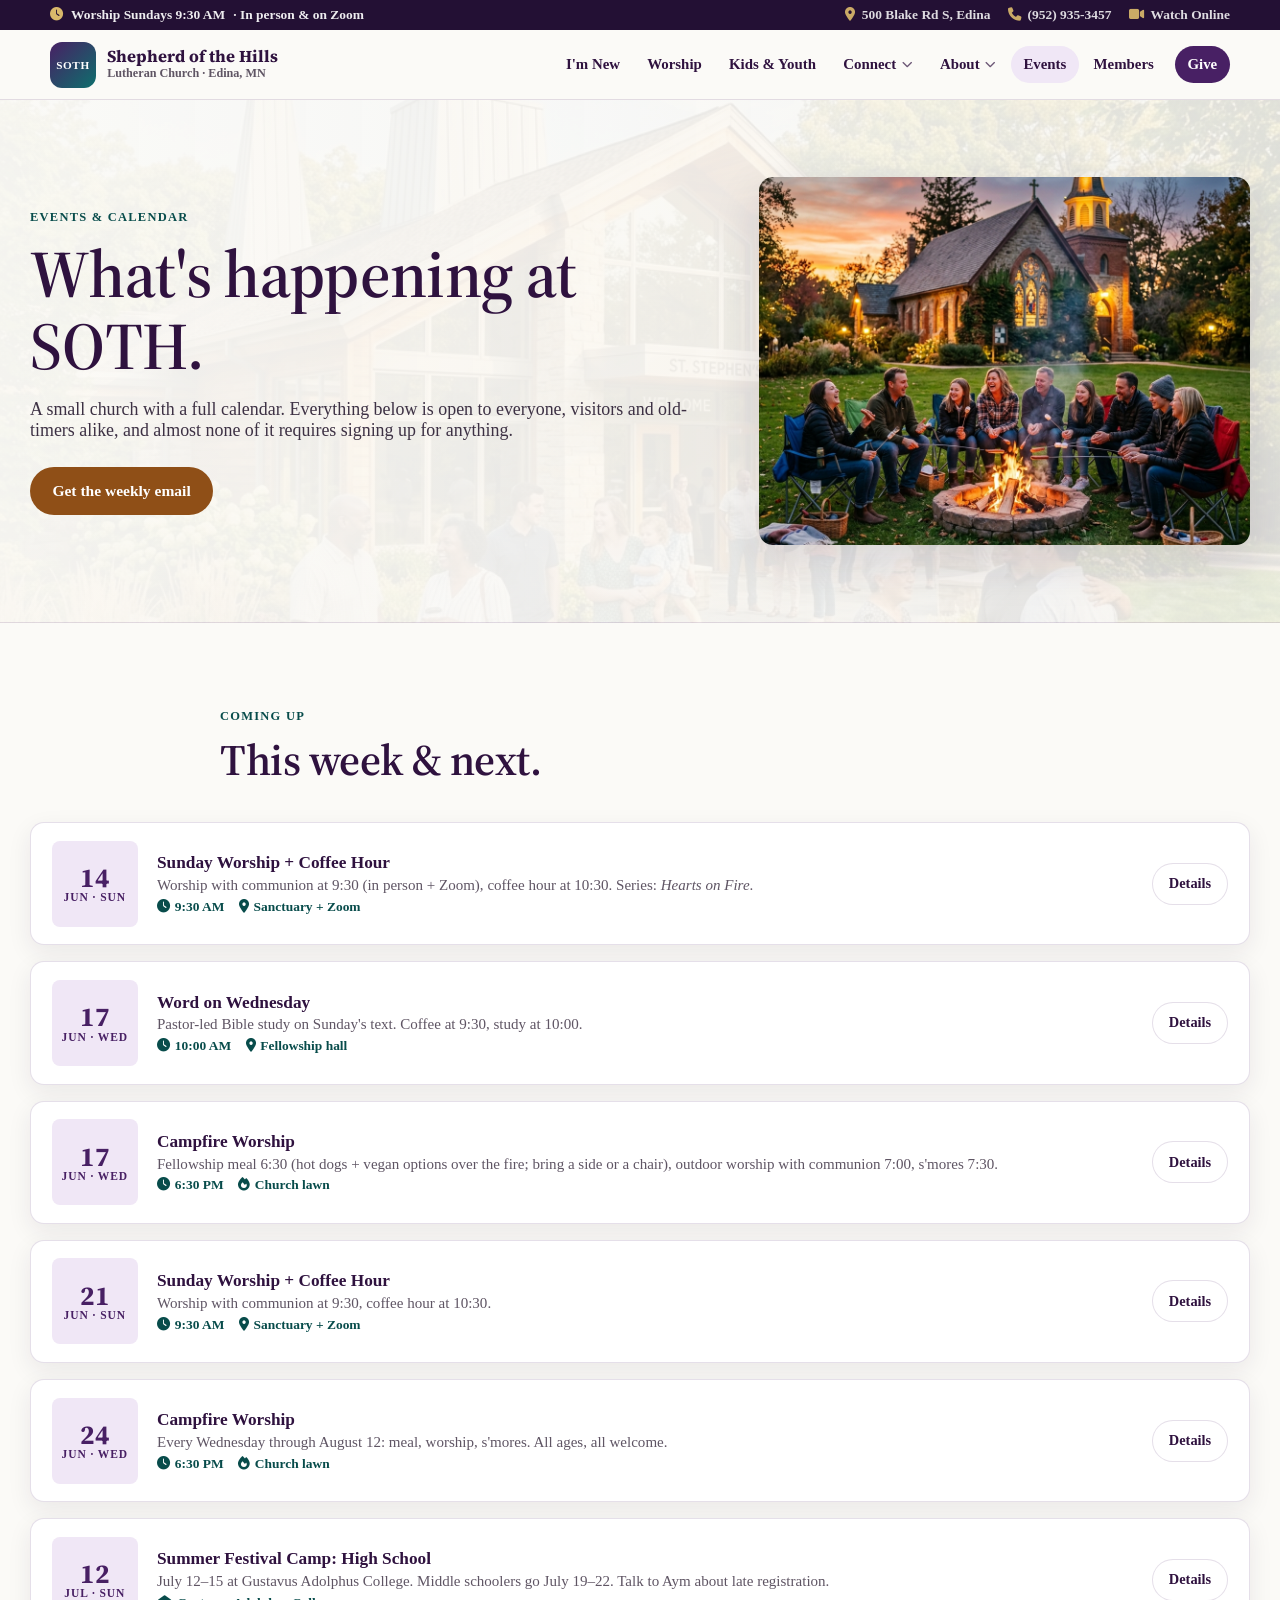
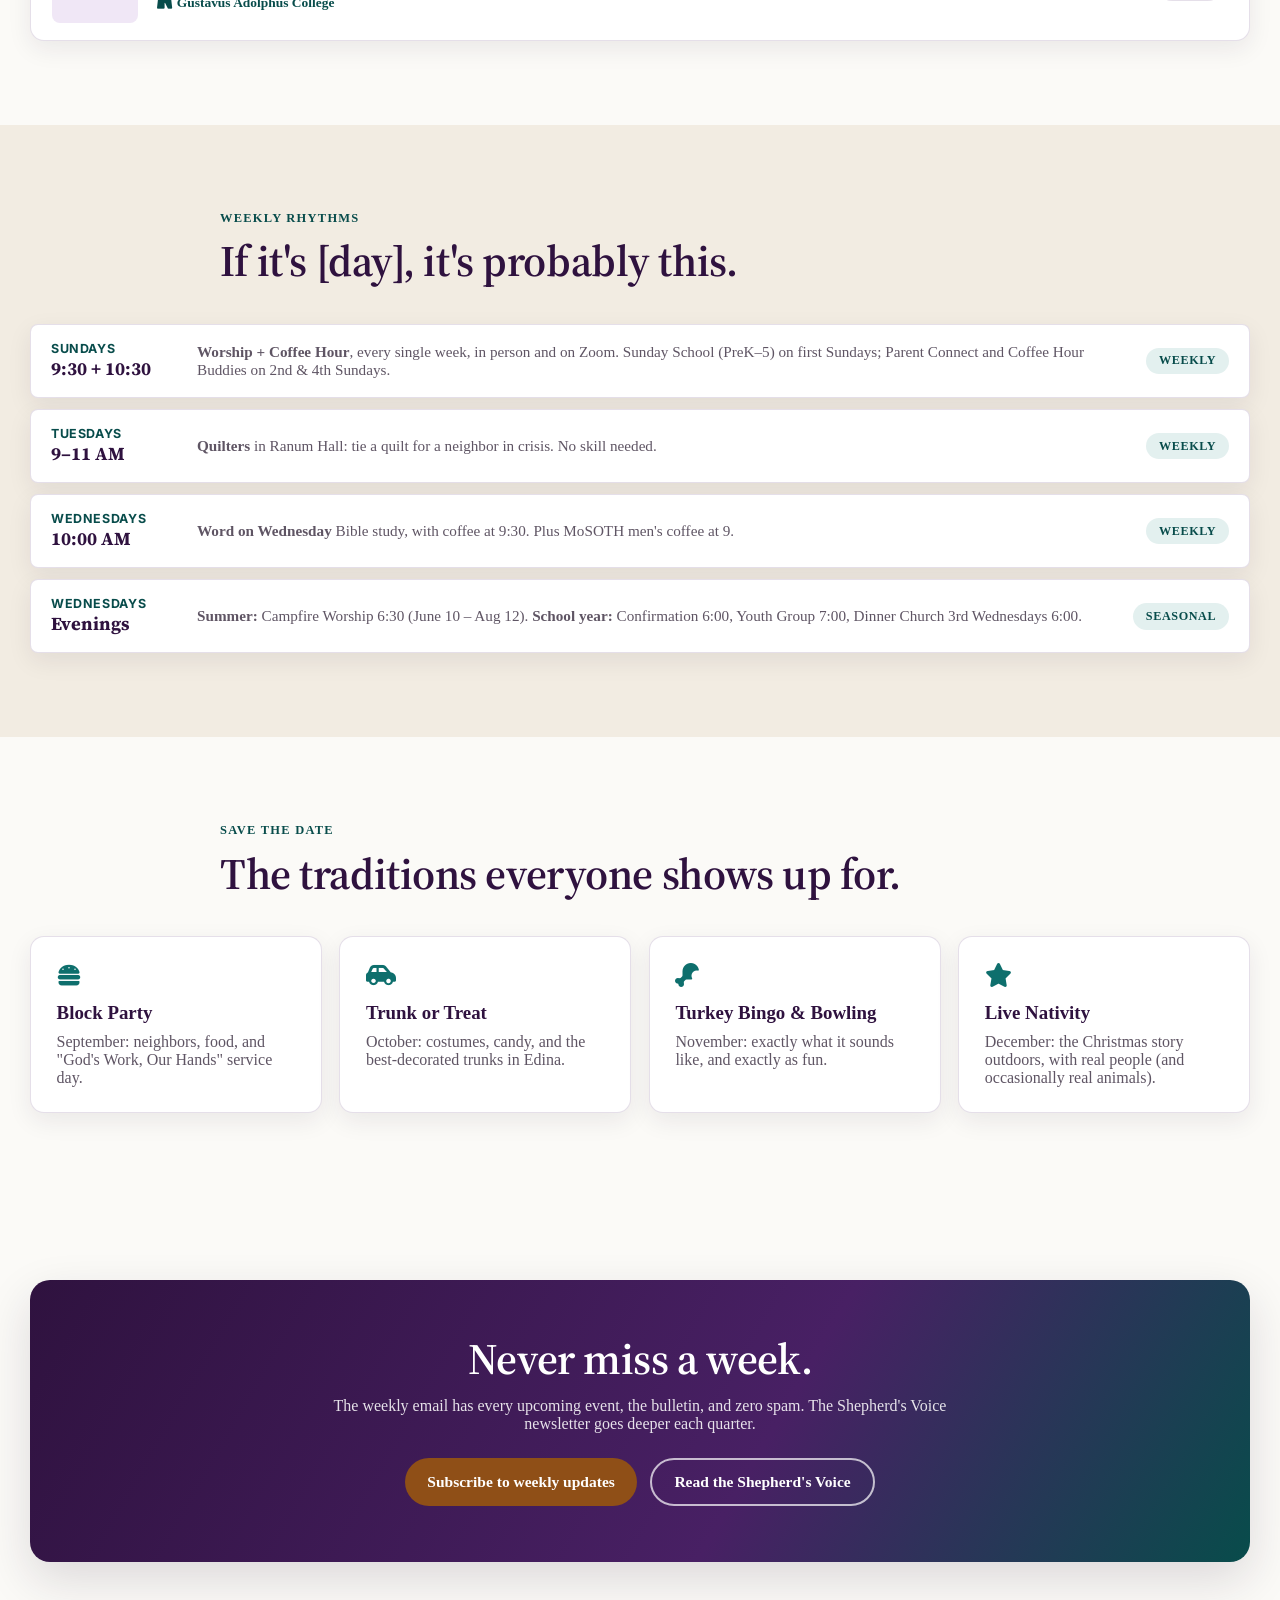
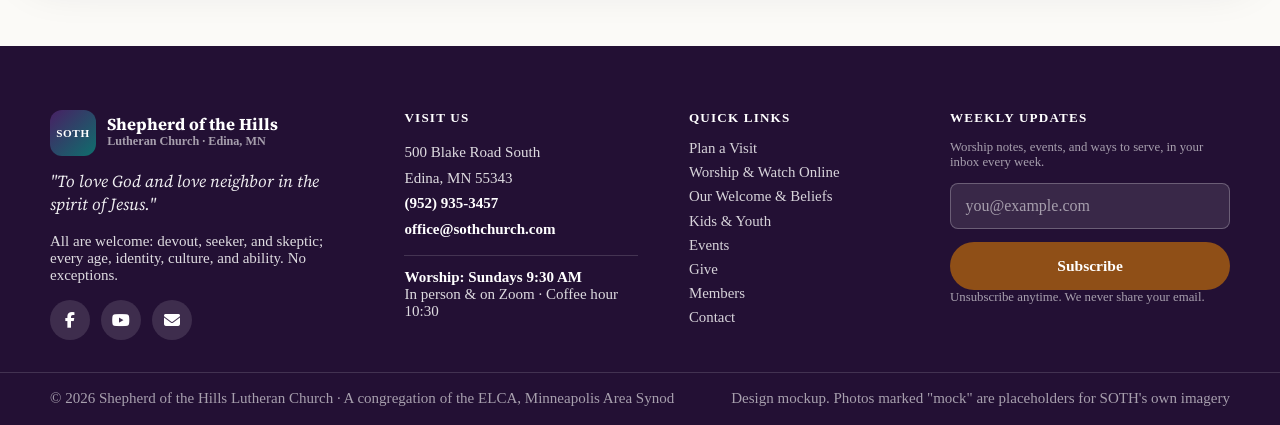
<file: events.html>
<!DOCTYPE html>
<html lang="en">
<head>
  <meta charset="UTF-8">
  <meta name="viewport" content="width=device-width, initial-scale=1.0">
  <title>Events &amp; Calendar | Shepherd of the Hills Lutheran Church | Edina, MN</title>
  <meta name="description" content="What's happening at Shepherd of the Hills in Edina: Sunday worship at 9:30, summer Campfire Worship on Wednesdays, Dinner Church, Bible study, youth camp, and seasonal events like the Block Party and Live Nativity.">
  <link rel="canonical" href="https://www.sothchurch.com/events">
  <meta property="og:type" content="website">
  <meta property="og:site_name" content="Shepherd of the Hills Lutheran Church">
  <meta property="og:title" content="Events at Shepherd of the Hills">
  <meta property="og:description" content="This week and beyond: worship, campfires, study, and seasonal traditions at SOTH.">
  <meta property="og:url" content="https://www.sothchurch.com/events">
  <meta property="og:image" content="https://www.sothchurch.com/images/campfire.png">
  <link rel="stylesheet" href="styles.css?v=5">
  <link rel="stylesheet" href="https://cdnjs.cloudflare.com/ajax/libs/font-awesome/6.4.0/css/all.min.css">
</head>
<body>
  <a class="skip-link" href="#main">Skip to main content</a>

  <div class="utility-bar">
    <div class="utility-inner">
      <p><i class="fa-solid fa-clock" aria-hidden="true"></i> <span>Worship Sundays 9:30 AM</span> <span class="hide-mobile">&middot; In person &amp; on Zoom</span></p>
      <div class="utility-links">
        <a href="https://www.google.com/maps/search/?api=1&query=500+Blake+Road+South+Edina+MN+55343" target="_blank" rel="noopener"><i class="fa-solid fa-location-dot" aria-hidden="true"></i> <span>500 Blake Rd S, Edina</span></a>
        <a href="tel:+19529353457"><i class="fa-solid fa-phone" aria-hidden="true"></i> <span>(952) 935-3457</span></a>
        <a href="worship.html#online"><i class="fa-solid fa-video" aria-hidden="true"></i> <span>Watch Online</span></a>
      </div>
    </div>
  </div>

  <header class="site-header">
    <div class="nav-container">
      <a href="index.html" class="logo" aria-label="Shepherd of the Hills Lutheran Church home">
        <span class="logo-mark">SOTH</span>
        <span><strong>Shepherd of the Hills</strong><small>Lutheran Church &middot; Edina, MN</small></span>
      </a>
      <nav class="desktop-nav" aria-label="Primary navigation">
        <a href="new-here.html">I'm New</a>
        <a href="worship.html">Worship</a>
        <a href="kids-youth.html">Kids &amp; Youth</a>
        <div class="nav-item">
          <a href="connect.html">Connect <i class="fa-solid fa-chevron-down" aria-hidden="true"></i></a>
          <div class="dropdown">
            <a href="connect.html">Groups &amp; Care<small>Bible study, book club, care ministries</small></a>
            <a href="serve.html">Serve &amp; Partners<small>Volunteering and community partners</small></a>
          </div>
        </div>
        <div class="nav-item">
          <a href="about.html">About <i class="fa-solid fa-chevron-down" aria-hidden="true"></i></a>
          <div class="dropdown">
            <a href="belong.html">Our Welcome &amp; Beliefs<small>All are welcome. No exceptions.</small></a>
            <a href="about.html">Staff &amp; Leadership<small>Meet Pastor Yolanda and our team</small></a>
            <a href="contact.html">Contact &amp; Directions<small>Find us, reach us, ask anything</small></a>
          </div>
        </div>
        <a href="events.html" class="current">Events</a>
        <a href="members.html">Members</a>
        <a class="give-link" href="give.html">Give</a>
      </nav>
      <details class="mobile-menu">
        <summary aria-label="Open navigation menu"><i class="fa-solid fa-bars" aria-hidden="true"></i><span>Menu</span></summary>
        <nav aria-label="Mobile navigation">
          <a href="new-here.html">I'm New</a>
          <a href="worship.html">Worship</a>
          <a href="kids-youth.html">Kids &amp; Youth</a>
          <a href="events.html" class="current">Events</a>
          <span class="nav-group">Connect</span>
          <a href="connect.html">Groups &amp; Care</a>
          <a href="serve.html">Serve &amp; Partners</a>
          <span class="nav-group">About</span>
          <a href="belong.html">Our Welcome &amp; Beliefs</a>
          <a href="about.html">Staff &amp; Leadership</a>
          <a href="contact.html">Contact &amp; Directions</a>
          <span class="nav-group">More</span>
          <a href="members.html">Members</a>
          <a class="give-link" href="give.html">Give</a>
        </nav>
      </details>
    </div>
  </header>

  <main id="main">

    <section class="page-hero">
      <div class="page-hero-grid">
        <div>
          <p class="eyebrow">Events &amp; calendar</p>
          <h1>What's happening at SOTH.</h1>
          <p class="hero-copy">A small church with a full calendar. Everything below is open to everyone, visitors and old-timers alike, and almost none of it requires signing up for anything.</p>
          <div class="hero-actions">
            <a class="btn btn-primary" href="contact.html">Get the weekly email</a>
          </div>
        </div>
        <img class="page-hero-image" src="images/campfire.png" alt="Campfire Worship on the church lawn">
      </div>
    </section>

    <section class="section">
      <div class="container section-heading">
        <p class="eyebrow">Coming up</p>
        <h2>This week &amp; next.</h2>
      </div>
      <div class="container event-list">
        <article class="event-card">
          <div class="event-date"><strong>14</strong><span>Jun &middot; Sun</span></div>
          <div>
            <h3>Sunday Worship + Coffee Hour</h3>
            <p>Worship with communion at 9:30 (in person + Zoom), coffee hour at 10:30. Series: <em>Hearts on Fire</em>.</p>
            <div class="meta"><span><i class="fa-solid fa-clock" aria-hidden="true"></i>9:30 AM</span><span><i class="fa-solid fa-location-dot" aria-hidden="true"></i>Sanctuary + Zoom</span></div>
          </div>
          <a class="pill-link event-cta" href="worship.html">Details</a>
        </article>
        <article class="event-card">
          <div class="event-date"><strong>17</strong><span>Jun &middot; Wed</span></div>
          <div>
            <h3>Word on Wednesday</h3>
            <p>Pastor-led Bible study on Sunday's text. Coffee at 9:30, study at 10:00.</p>
            <div class="meta"><span><i class="fa-solid fa-clock" aria-hidden="true"></i>10:00 AM</span><span><i class="fa-solid fa-location-dot" aria-hidden="true"></i>Fellowship hall</span></div>
          </div>
          <a class="pill-link event-cta" href="connect.html">Details</a>
        </article>
        <article class="event-card">
          <div class="event-date"><strong>17</strong><span>Jun &middot; Wed</span></div>
          <div>
            <h3>Campfire Worship</h3>
            <p>Fellowship meal 6:30 (hot dogs + vegan options over the fire; bring a side or a chair), outdoor worship with communion 7:00, s'mores 7:30.</p>
            <div class="meta"><span><i class="fa-solid fa-clock" aria-hidden="true"></i>6:30 PM</span><span><i class="fa-solid fa-fire" aria-hidden="true"></i>Church lawn</span></div>
          </div>
          <a class="pill-link event-cta" href="worship.html#campfire">Details</a>
        </article>
        <article class="event-card">
          <div class="event-date"><strong>21</strong><span>Jun &middot; Sun</span></div>
          <div>
            <h3>Sunday Worship + Coffee Hour</h3>
            <p>Worship with communion at 9:30, coffee hour at 10:30.</p>
            <div class="meta"><span><i class="fa-solid fa-clock" aria-hidden="true"></i>9:30 AM</span><span><i class="fa-solid fa-location-dot" aria-hidden="true"></i>Sanctuary + Zoom</span></div>
          </div>
          <a class="pill-link event-cta" href="worship.html">Details</a>
        </article>
        <article class="event-card">
          <div class="event-date"><strong>24</strong><span>Jun &middot; Wed</span></div>
          <div>
            <h3>Campfire Worship</h3>
            <p>Every Wednesday through August 12: meal, worship, s'mores. All ages, all welcome.</p>
            <div class="meta"><span><i class="fa-solid fa-clock" aria-hidden="true"></i>6:30 PM</span><span><i class="fa-solid fa-fire" aria-hidden="true"></i>Church lawn</span></div>
          </div>
          <a class="pill-link event-cta" href="worship.html#campfire">Details</a>
        </article>
        <article class="event-card">
          <div class="event-date"><strong>12</strong><span>Jul &middot; Sun</span></div>
          <div>
            <h3>Summer Festival Camp: High School</h3>
            <p>July 12–15 at Gustavus Adolphus College. Middle schoolers go July 19–22. Talk to Aym about late registration.</p>
            <div class="meta"><span><i class="fa-solid fa-tent" aria-hidden="true"></i>Gustavus Adolphus College</span></div>
          </div>
          <a class="pill-link event-cta" href="kids-youth.html">Details</a>
        </article>
      </div>
    </section>

    <section class="section section-alt">
      <div class="container section-heading">
        <p class="eyebrow">Weekly rhythms</p>
        <h2>If it's [day], it's probably this.</h2>
      </div>
      <div class="container schedule">
        <div class="schedule-row">
          <div class="when"><small>Sundays</small>9:30 + 10:30</div>
          <p><strong>Worship + Coffee Hour</strong>, every single week, in person and on Zoom. Sunday School (PreK–5) on first Sundays; Parent Connect and Coffee Hour Buddies on 2nd &amp; 4th Sundays.</p>
          <span class="tag">Weekly</span>
        </div>
        <div class="schedule-row">
          <div class="when"><small>Tuesdays</small>9–11 AM</div>
          <p><strong>Quilters</strong> in Ranum Hall: tie a quilt for a neighbor in crisis. No skill needed.</p>
          <span class="tag">Weekly</span>
        </div>
        <div class="schedule-row">
          <div class="when"><small>Wednesdays</small>10:00 AM</div>
          <p><strong>Word on Wednesday</strong> Bible study, with coffee at 9:30. Plus MoSOTH men's coffee at 9.</p>
          <span class="tag">Weekly</span>
        </div>
        <div class="schedule-row">
          <div class="when"><small>Wednesdays</small>Evenings</div>
          <p><strong>Summer:</strong> Campfire Worship 6:30 (June 10 – Aug 12). <strong>School year:</strong> Confirmation 6:00, Youth Group 7:00, Dinner Church 3rd Wednesdays 6:00.</p>
          <span class="tag">Seasonal</span>
        </div>
      </div>
    </section>

    <section class="section">
      <div class="container section-heading">
        <p class="eyebrow">Save the date</p>
        <h2>The traditions everyone shows up for.</h2>
      </div>
      <div class="container card-grid card-grid-4">
        <article class="feature-card">
          <i class="fa-solid fa-burger" aria-hidden="true"></i>
          <h3>Block Party</h3>
          <p>September: neighbors, food, and "God's Work, Our Hands" service day.</p>
        </article>
        <article class="feature-card">
          <i class="fa-solid fa-car-side" aria-hidden="true"></i>
          <h3>Trunk or Treat</h3>
          <p>October: costumes, candy, and the best-decorated trunks in Edina.</p>
        </article>
        <article class="feature-card">
          <i class="fa-solid fa-drumstick-bite" aria-hidden="true"></i>
          <h3>Turkey Bingo &amp; Bowling</h3>
          <p>November: exactly what it sounds like, and exactly as fun.</p>
        </article>
        <article class="feature-card">
          <i class="fa-solid fa-star" aria-hidden="true"></i>
          <h3>Live Nativity</h3>
          <p>December: the Christmas story outdoors, with real people (and occasionally real animals).</p>
        </article>
      </div>
    </section>

    <section class="section">
      <div class="container cta-band">
        <h2>Never miss a week.</h2>
        <p>The weekly email has every upcoming event, the bulletin, and zero spam. The Shepherd's Voice newsletter goes deeper each quarter.</p>
        <div class="hero-actions">
          <a href="contact.html" class="btn btn-primary">Subscribe to weekly updates</a>
          <a href="members.html" class="btn btn-outline">Read the Shepherd's Voice</a>
        </div>
      </div>
    </section>

  </main>

  <footer class="site-footer">
    <div class="footer-grid">
      <div class="footer-brand">
        <a href="index.html" class="logo" aria-label="Shepherd of the Hills home">
          <span class="logo-mark">SOTH</span>
          <span><strong>Shepherd of the Hills</strong><small>Lutheran Church &middot; Edina, MN</small></span>
        </a>
        <p class="mission">"To love God and love neighbor in the spirit of Jesus."</p>
        <p>All are welcome: devout, seeker, and skeptic; every age, identity, culture, and ability. No exceptions.</p>
        <div class="footer-social">
          <a href="https://www.facebook.com/sothchurch" target="_blank" rel="noopener" aria-label="SOTH on Facebook"><i class="fa-brands fa-facebook-f" aria-hidden="true"></i></a>
          <a href="https://www.youtube.com/channel/UClF_je8tIAJuXSzZkaW812g" target="_blank" rel="noopener" aria-label="SOTH on YouTube"><i class="fa-brands fa-youtube" aria-hidden="true"></i></a>
          <a href="mailto:office@sothchurch.com" aria-label="Email the church office"><i class="fa-solid fa-envelope" aria-hidden="true"></i></a>
        </div>
      </div>
      <div class="footer-visit">
        <h4>Visit Us</h4>
        <address>
          500 Blake Road South<br>Edina, MN 55343<br>
          <a href="tel:+19529353457">(952) 935-3457</a><br>
          <a href="mailto:office@sothchurch.com">office@sothchurch.com</a>
        </address>
        <p class="times"><strong>Worship: Sundays 9:30 AM</strong><br>In person &amp; on Zoom &middot; Coffee hour 10:30</p>
      </div>
      <div>
        <h4>Quick Links</h4>
        <div class="footer-links">
          <a href="new-here.html">Plan a Visit</a>
          <a href="worship.html">Worship &amp; Watch Online</a>
          <a href="belong.html">Our Welcome &amp; Beliefs</a>
          <a href="kids-youth.html">Kids &amp; Youth</a>
          <a href="events.html">Events</a>
          <a href="give.html">Give</a>
          <a href="members.html">Members</a>
          <a href="contact.html">Contact</a>
        </div>
      </div>
      <div class="footer-form">
        <h4>Weekly Updates</h4>
        <p>Worship notes, events, and ways to serve, in your inbox every week.</p>
        <form action="#" onsubmit="alert('Thank you for subscribing!'); return false;">
          <label class="sr-only" for="footer-email">Email address</label>
          <input id="footer-email" type="email" placeholder="you@example.com" autocomplete="email" required>
          <button class="btn btn-primary" type="submit">Subscribe</button>
        </form>
        <p>Unsubscribe anytime. We never share your email.</p>
      </div>
    </div>
    <div class="footer-bottom">
      <div class="footer-bottom-inner">
        <p>&copy; 2026 Shepherd of the Hills Lutheran Church &middot; A congregation of the ELCA, Minneapolis Area Synod</p>
        <p>Design mockup. Photos marked "mock" are placeholders for SOTH's own imagery</p>
      </div>
    </div>
  </footer>
</body>
</html>
</file>
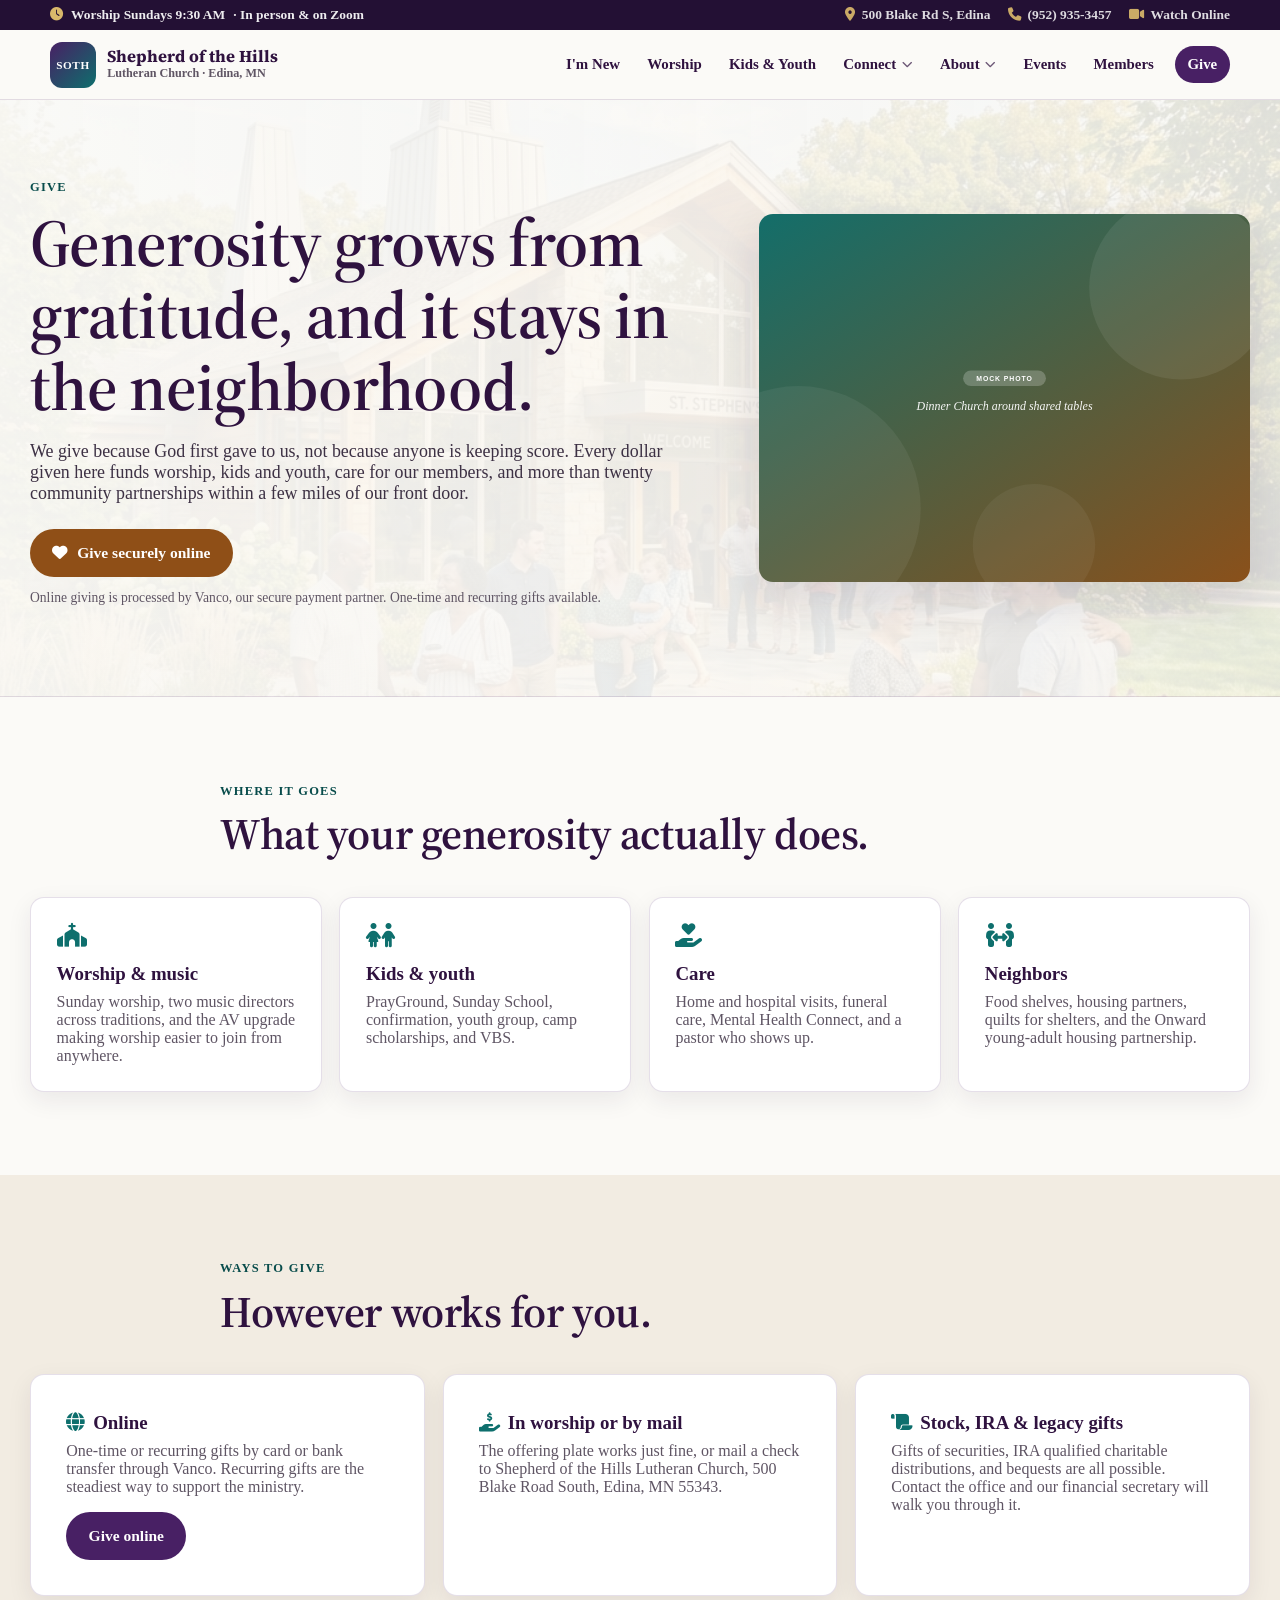
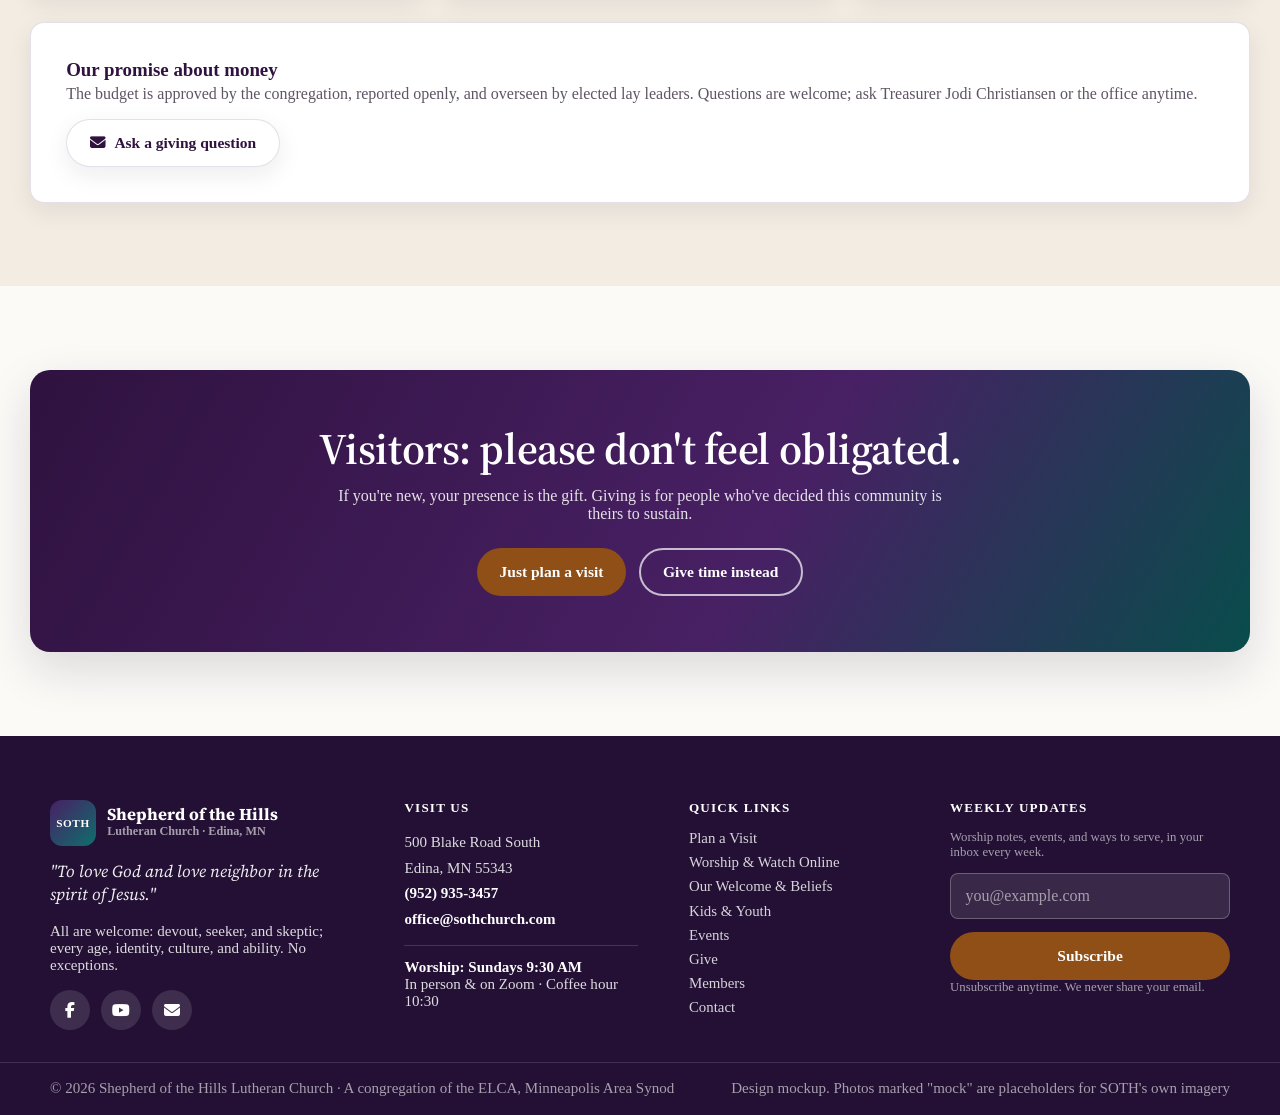
<file: give.html>
<!DOCTYPE html>
<html lang="en">
<head>
  <meta charset="UTF-8">
  <meta name="viewport" content="width=device-width, initial-scale=1.0">
  <title>Give | Support the Ministry of Shepherd of the Hills Lutheran Church, Edina MN</title>
  <meta name="description" content="Give to Shepherd of the Hills Lutheran Church in Edina: securely online, in worship, or by mail. Your generosity funds worship, kids and youth ministry, care for neighbors, and 20+ community partnerships.">
  <link rel="canonical" href="https://www.sothchurch.com/give">
  <meta property="og:type" content="website">
  <meta property="og:site_name" content="Shepherd of the Hills Lutheran Church">
  <meta property="og:title" content="Give | Shepherd of the Hills Lutheran Church">
  <meta property="og:description" content="Generosity grows from gratitude, and it stays in the neighborhood. Give securely online or in worship.">
  <meta property="og:url" content="https://www.sothchurch.com/give">
  <meta property="og:image" content="https://www.sothchurch.com/images/hero.png">
  <link rel="stylesheet" href="styles.css?v=5">
  <link rel="stylesheet" href="https://cdnjs.cloudflare.com/ajax/libs/font-awesome/6.4.0/css/all.min.css">
</head>
<body>
  <a class="skip-link" href="#main">Skip to main content</a>

  <div class="utility-bar">
    <div class="utility-inner">
      <p><i class="fa-solid fa-clock" aria-hidden="true"></i> <span>Worship Sundays 9:30 AM</span> <span class="hide-mobile">&middot; In person &amp; on Zoom</span></p>
      <div class="utility-links">
        <a href="https://www.google.com/maps/search/?api=1&query=500+Blake+Road+South+Edina+MN+55343" target="_blank" rel="noopener"><i class="fa-solid fa-location-dot" aria-hidden="true"></i> <span>500 Blake Rd S, Edina</span></a>
        <a href="tel:+19529353457"><i class="fa-solid fa-phone" aria-hidden="true"></i> <span>(952) 935-3457</span></a>
        <a href="worship.html#online"><i class="fa-solid fa-video" aria-hidden="true"></i> <span>Watch Online</span></a>
      </div>
    </div>
  </div>

  <header class="site-header">
    <div class="nav-container">
      <a href="index.html" class="logo" aria-label="Shepherd of the Hills Lutheran Church home">
        <span class="logo-mark">SOTH</span>
        <span><strong>Shepherd of the Hills</strong><small>Lutheran Church &middot; Edina, MN</small></span>
      </a>
      <nav class="desktop-nav" aria-label="Primary navigation">
        <a href="new-here.html">I'm New</a>
        <a href="worship.html">Worship</a>
        <a href="kids-youth.html">Kids &amp; Youth</a>
        <div class="nav-item">
          <a href="connect.html">Connect <i class="fa-solid fa-chevron-down" aria-hidden="true"></i></a>
          <div class="dropdown">
            <a href="connect.html">Groups &amp; Care<small>Bible study, book club, care ministries</small></a>
            <a href="serve.html">Serve &amp; Partners<small>Volunteering and community partners</small></a>
          </div>
        </div>
        <div class="nav-item">
          <a href="about.html">About <i class="fa-solid fa-chevron-down" aria-hidden="true"></i></a>
          <div class="dropdown">
            <a href="belong.html">Our Welcome &amp; Beliefs<small>All are welcome. No exceptions.</small></a>
            <a href="about.html">Staff &amp; Leadership<small>Meet Pastor Yolanda and our team</small></a>
            <a href="contact.html">Contact &amp; Directions<small>Find us, reach us, ask anything</small></a>
          </div>
        </div>
        <a href="events.html">Events</a>
        <a href="members.html">Members</a>
        <a class="give-link" href="give.html">Give</a>
      </nav>
      <details class="mobile-menu">
        <summary aria-label="Open navigation menu"><i class="fa-solid fa-bars" aria-hidden="true"></i><span>Menu</span></summary>
        <nav aria-label="Mobile navigation">
          <a href="new-here.html">I'm New</a>
          <a href="worship.html">Worship</a>
          <a href="kids-youth.html">Kids &amp; Youth</a>
          <a href="events.html">Events</a>
          <span class="nav-group">Connect</span>
          <a href="connect.html">Groups &amp; Care</a>
          <a href="serve.html">Serve &amp; Partners</a>
          <span class="nav-group">About</span>
          <a href="belong.html">Our Welcome &amp; Beliefs</a>
          <a href="about.html">Staff &amp; Leadership</a>
          <a href="contact.html">Contact &amp; Directions</a>
          <span class="nav-group">More</span>
          <a href="members.html">Members</a>
          <a class="give-link" href="give.html">Give</a>
        </nav>
      </details>
    </div>
  </header>

  <main id="main">

    <section class="page-hero">
      <div class="page-hero-grid">
        <div>
          <p class="eyebrow">Give</p>
          <h1>Generosity grows from gratitude, and it stays in the neighborhood.</h1>
          <p class="hero-copy">We give because God first gave to us, not because anyone is keeping score. Every dollar given here funds worship, kids and youth, care for our members, and more than twenty community partnerships within a few miles of our front door.</p>
          <div class="hero-actions">
            <a class="btn btn-primary" href="https://gp.vancopayments.com/gpo/#/donateNow/ce5f3a52-a4b7-48ca-afa3-a785a68" target="_blank" rel="noopener"><i class="fa-solid fa-heart" aria-hidden="true"></i> Give securely online</a>
          </div>
          <p style="margin-top: 0.8rem; font-size: 0.85rem; color: var(--muted);">Online giving is processed by Vanco, our secure payment partner. One-time and recurring gifts available.</p>
        </div>
        <img class="page-hero-image" src="images/mock/dinner-church.svg" alt="Dinner Church around shared tables (mock photo)">
      </div>
    </section>

    <section class="section">
      <div class="container section-heading">
        <p class="eyebrow">Where it goes</p>
        <h2>What your generosity actually does.</h2>
      </div>
      <div class="container card-grid card-grid-4">
        <article class="feature-card">
          <i class="fa-solid fa-church" aria-hidden="true"></i>
          <h3>Worship &amp; music</h3>
          <p>Sunday worship, two music directors across traditions, and the AV upgrade making worship easier to join from anywhere.</p>
        </article>
        <article class="feature-card">
          <i class="fa-solid fa-children" aria-hidden="true"></i>
          <h3>Kids &amp; youth</h3>
          <p>PrayGround, Sunday School, confirmation, youth group, camp scholarships, and VBS.</p>
        </article>
        <article class="feature-card">
          <i class="fa-solid fa-hand-holding-heart" aria-hidden="true"></i>
          <h3>Care</h3>
          <p>Home and hospital visits, funeral care, Mental Health Connect, and a pastor who shows up.</p>
        </article>
        <article class="feature-card">
          <i class="fa-solid fa-people-arrows" aria-hidden="true"></i>
          <h3>Neighbors</h3>
          <p>Food shelves, housing partners, quilts for shelters, and the Onward young-adult housing partnership.</p>
        </article>
      </div>
    </section>

    <section class="section section-alt">
      <div class="container section-heading">
        <p class="eyebrow">Ways to give</p>
        <h2>However works for you.</h2>
      </div>
      <div class="container card-grid">
        <article class="detail-box">
          <h3><i class="fa-solid fa-globe" aria-hidden="true" style="color: var(--teal); margin-right: 0.5rem;"></i>Online</h3>
          <p style="color: var(--muted);">One-time or recurring gifts by card or bank transfer through Vanco. Recurring gifts are the steadiest way to support the ministry.</p>
          <a class="btn btn-plum" href="https://gp.vancopayments.com/gpo/#/donateNow/ce5f3a52-a4b7-48ca-afa3-a785a68" target="_blank" rel="noopener">Give online</a>
        </article>
        <article class="detail-box">
          <h3><i class="fa-solid fa-hand-holding-dollar" aria-hidden="true" style="color: var(--teal); margin-right: 0.5rem;"></i>In worship or by mail</h3>
          <p style="color: var(--muted); margin-bottom: 0;">The offering plate works just fine, or mail a check to Shepherd of the Hills Lutheran Church, 500 Blake Road South, Edina, MN 55343.</p>
        </article>
        <article class="detail-box">
          <h3><i class="fa-solid fa-scroll" aria-hidden="true" style="color: var(--teal); margin-right: 0.5rem;"></i>Stock, IRA &amp; legacy gifts</h3>
          <p style="color: var(--muted); margin-bottom: 0;">Gifts of securities, IRA qualified charitable distributions, and bequests are all possible. Contact the office and our financial secretary will walk you through it.</p>
        </article>
      </div>
      <div class="container" style="margin-top: 1.6rem;">
        <div class="panel" style="display: flex; flex-wrap: wrap; align-items: center; justify-content: space-between; gap: 1rem;">
          <div>
            <h3 style="margin-bottom: 0.2rem;">Our promise about money</h3>
            <p style="color: var(--muted); margin: 0;">The budget is approved by the congregation, reported openly, and overseen by elected lay leaders. Questions are welcome; ask Treasurer Jodi Christiansen or the office anytime.</p>
          </div>
          <a class="btn btn-light" href="contact.html"><i class="fa-solid fa-envelope" aria-hidden="true"></i> Ask a giving question</a>
        </div>
      </div>
    </section>

    <section class="section">
      <div class="container cta-band">
        <h2>Visitors: please don't feel obligated.</h2>
        <p>If you're new, your presence is the gift. Giving is for people who've decided this community is theirs to sustain.</p>
        <div class="hero-actions">
          <a href="new-here.html" class="btn btn-primary">Just plan a visit</a>
          <a href="serve.html" class="btn btn-outline">Give time instead</a>
        </div>
      </div>
    </section>

  </main>

  <footer class="site-footer">
    <div class="footer-grid">
      <div class="footer-brand">
        <a href="index.html" class="logo" aria-label="Shepherd of the Hills home">
          <span class="logo-mark">SOTH</span>
          <span><strong>Shepherd of the Hills</strong><small>Lutheran Church &middot; Edina, MN</small></span>
        </a>
        <p class="mission">"To love God and love neighbor in the spirit of Jesus."</p>
        <p>All are welcome: devout, seeker, and skeptic; every age, identity, culture, and ability. No exceptions.</p>
        <div class="footer-social">
          <a href="https://www.facebook.com/sothchurch" target="_blank" rel="noopener" aria-label="SOTH on Facebook"><i class="fa-brands fa-facebook-f" aria-hidden="true"></i></a>
          <a href="https://www.youtube.com/channel/UClF_je8tIAJuXSzZkaW812g" target="_blank" rel="noopener" aria-label="SOTH on YouTube"><i class="fa-brands fa-youtube" aria-hidden="true"></i></a>
          <a href="mailto:office@sothchurch.com" aria-label="Email the church office"><i class="fa-solid fa-envelope" aria-hidden="true"></i></a>
        </div>
      </div>
      <div class="footer-visit">
        <h4>Visit Us</h4>
        <address>
          500 Blake Road South<br>Edina, MN 55343<br>
          <a href="tel:+19529353457">(952) 935-3457</a><br>
          <a href="mailto:office@sothchurch.com">office@sothchurch.com</a>
        </address>
        <p class="times"><strong>Worship: Sundays 9:30 AM</strong><br>In person &amp; on Zoom &middot; Coffee hour 10:30</p>
      </div>
      <div>
        <h4>Quick Links</h4>
        <div class="footer-links">
          <a href="new-here.html">Plan a Visit</a>
          <a href="worship.html">Worship &amp; Watch Online</a>
          <a href="belong.html">Our Welcome &amp; Beliefs</a>
          <a href="kids-youth.html">Kids &amp; Youth</a>
          <a href="events.html">Events</a>
          <a href="give.html">Give</a>
          <a href="members.html">Members</a>
          <a href="contact.html">Contact</a>
        </div>
      </div>
      <div class="footer-form">
        <h4>Weekly Updates</h4>
        <p>Worship notes, events, and ways to serve, in your inbox every week.</p>
        <form action="#" onsubmit="alert('Thank you for subscribing!'); return false;">
          <label class="sr-only" for="footer-email">Email address</label>
          <input id="footer-email" type="email" placeholder="you@example.com" autocomplete="email" required>
          <button class="btn btn-primary" type="submit">Subscribe</button>
        </form>
        <p>Unsubscribe anytime. We never share your email.</p>
      </div>
    </div>
    <div class="footer-bottom">
      <div class="footer-bottom-inner">
        <p>&copy; 2026 Shepherd of the Hills Lutheran Church &middot; A congregation of the ELCA, Minneapolis Area Synod</p>
        <p>Design mockup. Photos marked "mock" are placeholders for SOTH's own imagery</p>
      </div>
    </div>
  </footer>
</body>
</html>
</file>
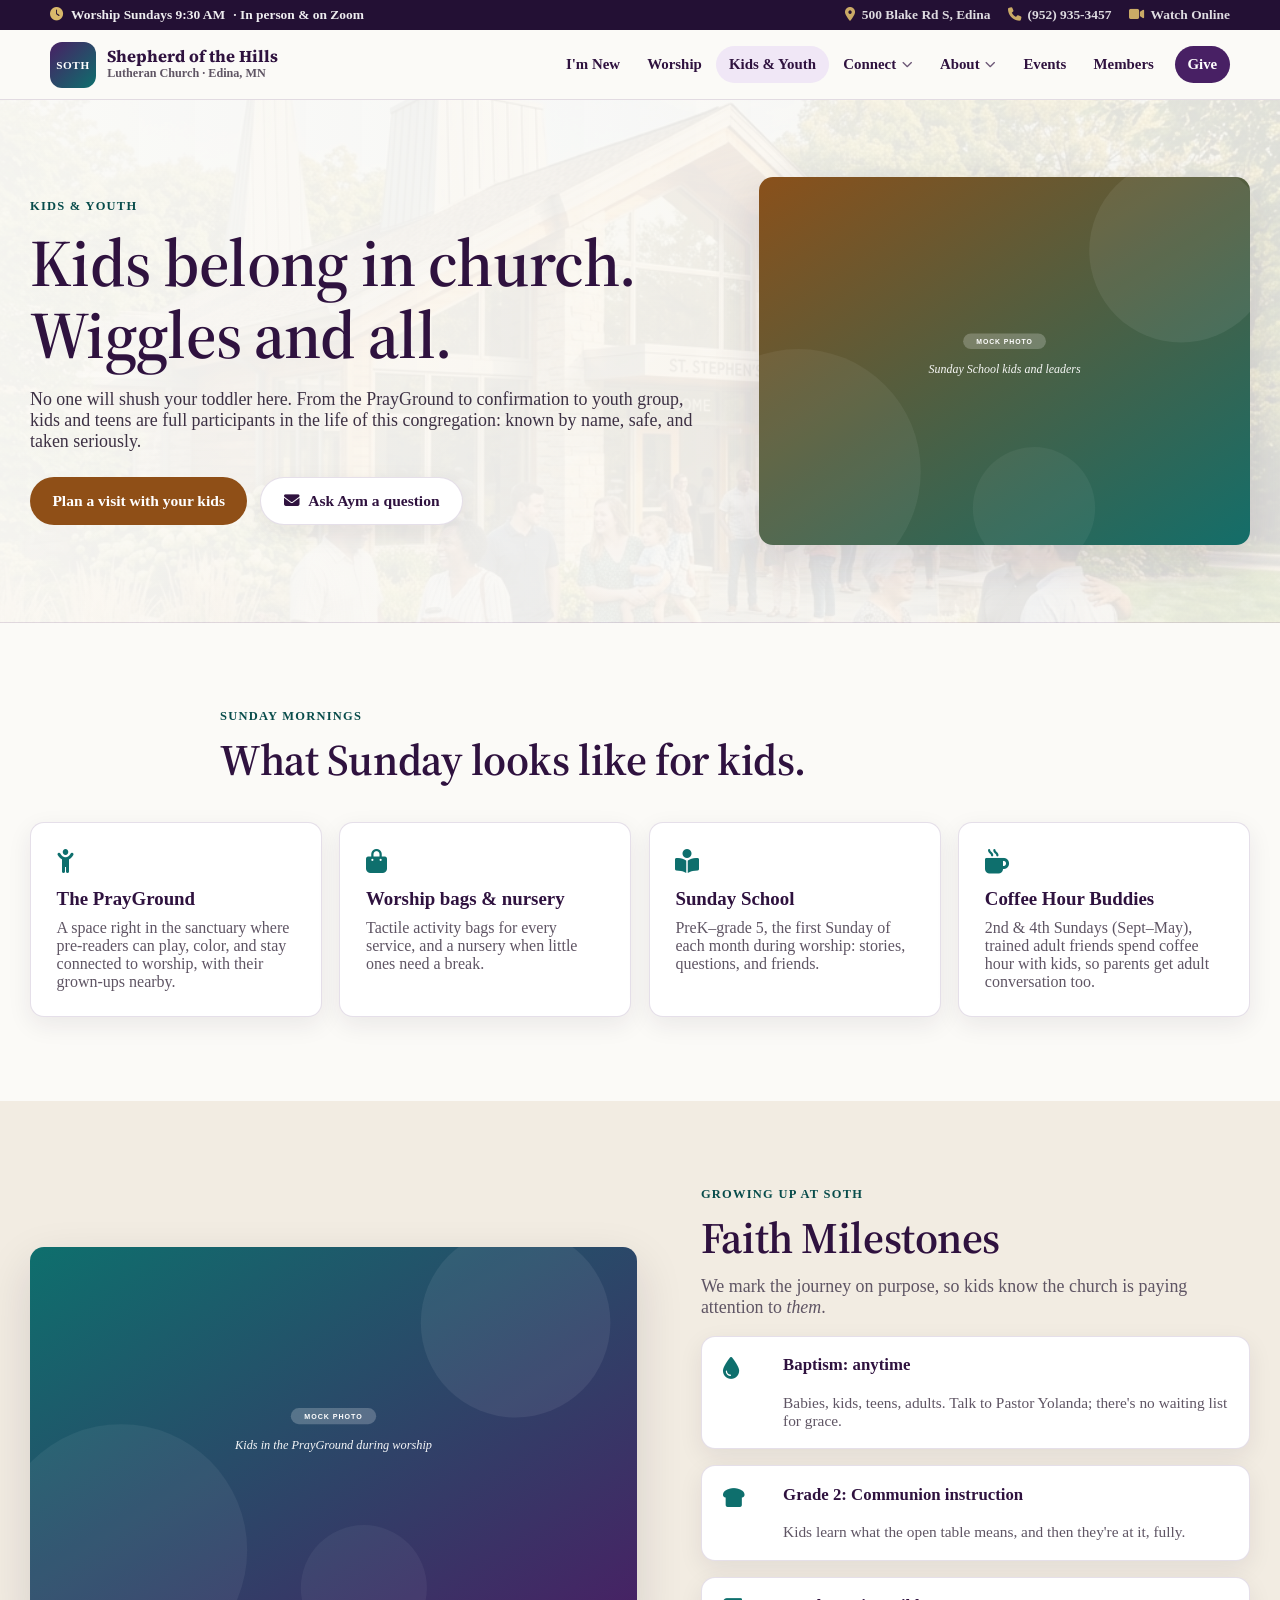
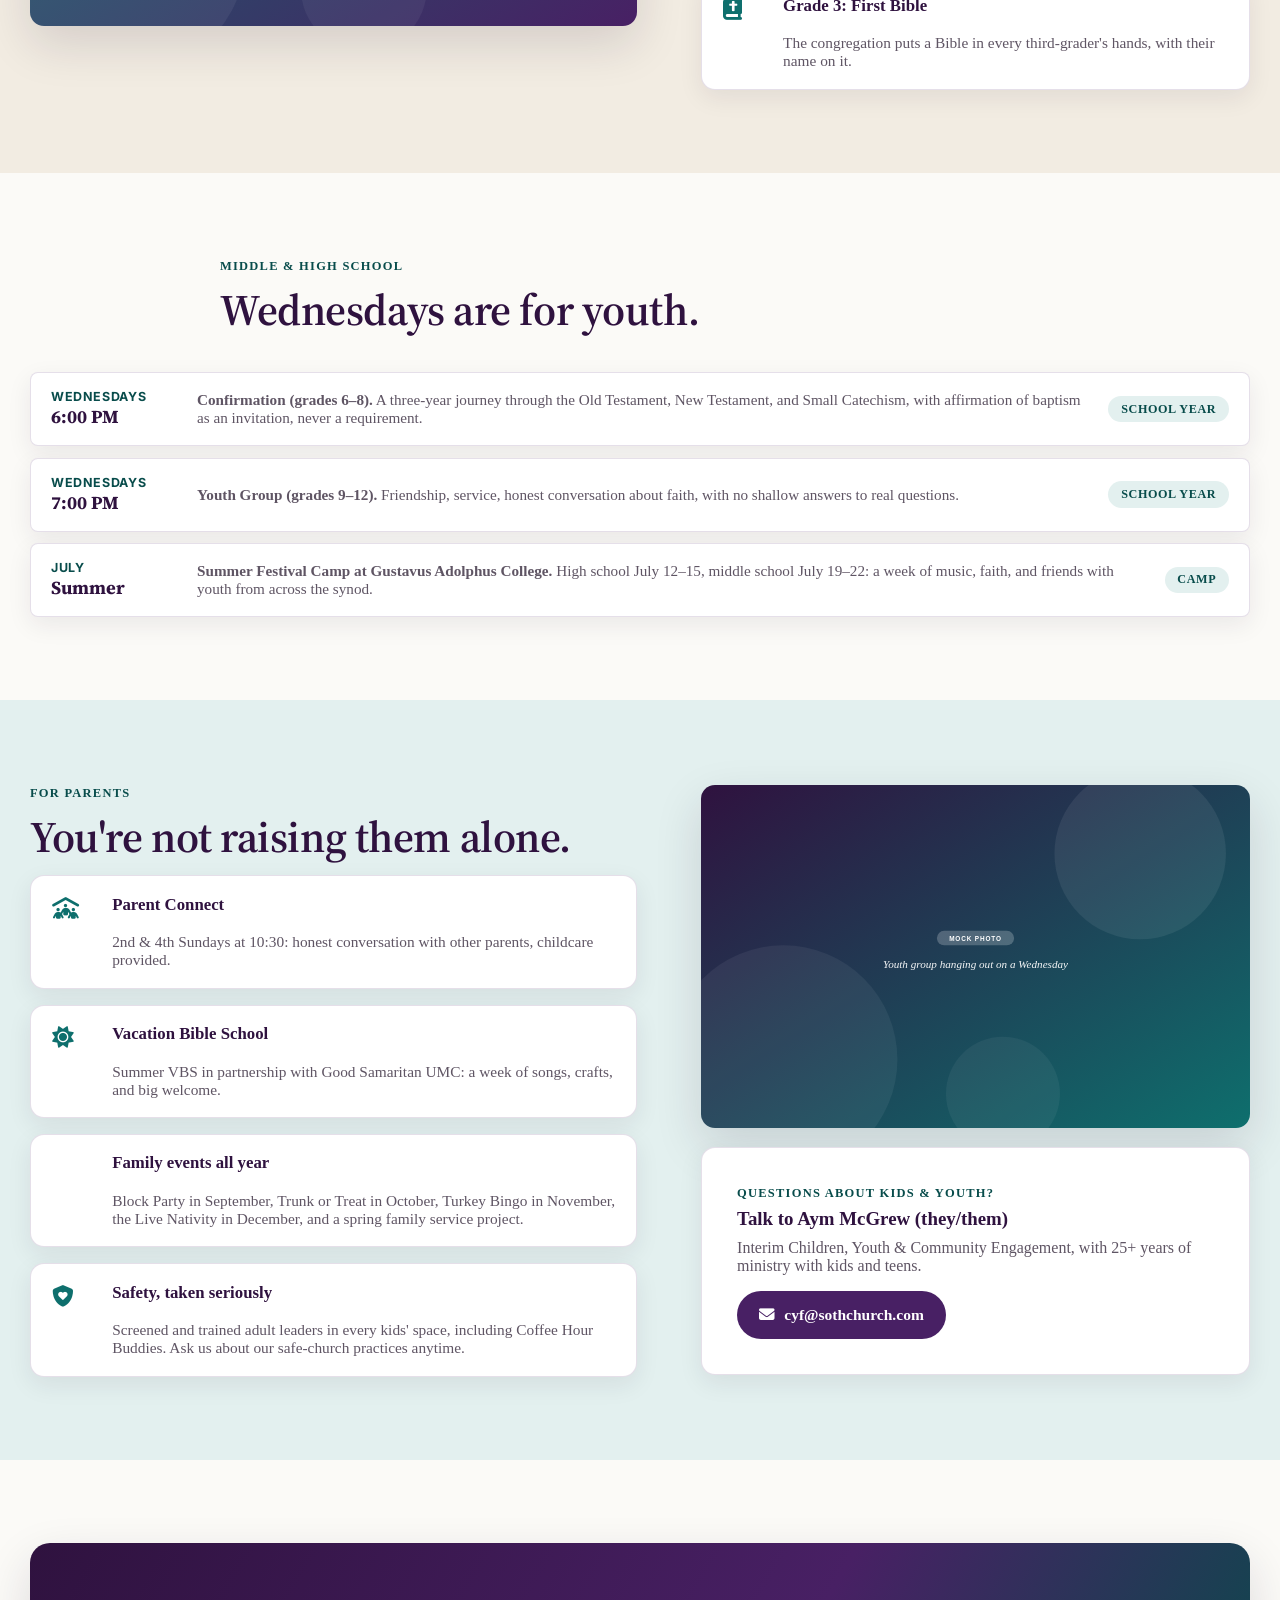
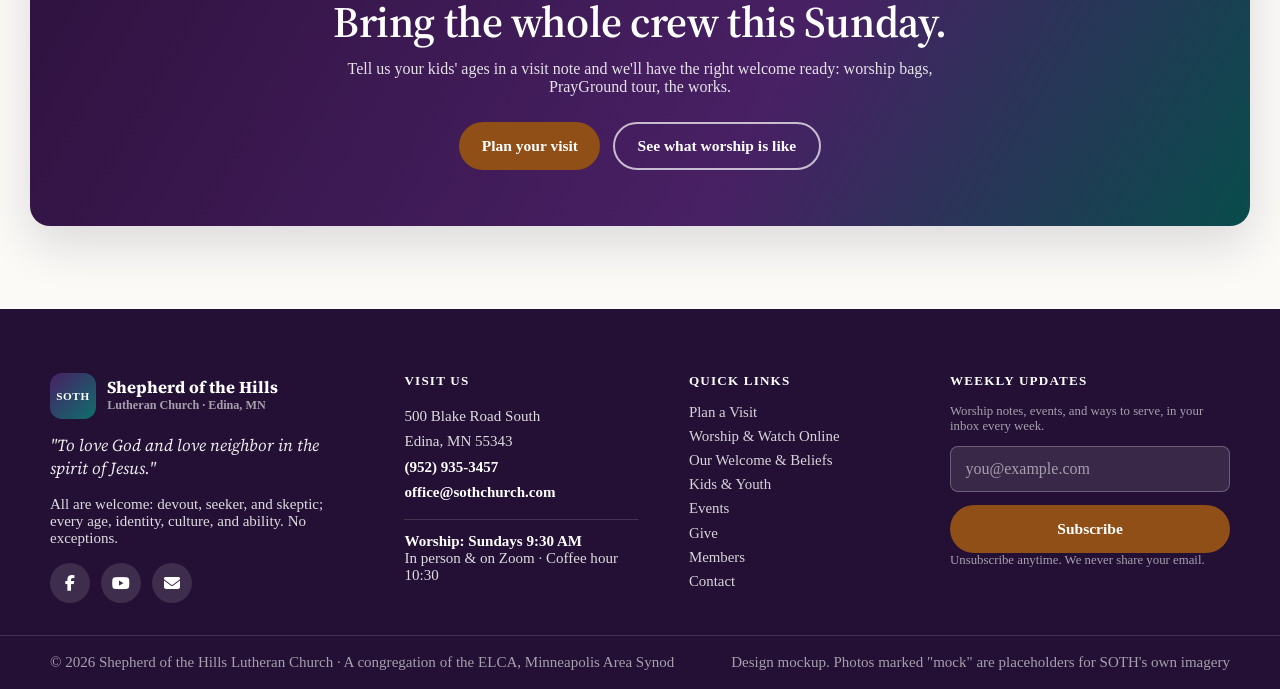
<file: kids-youth.html>
<!DOCTYPE html>
<html lang="en">
<head>
  <meta charset="UTF-8">
  <meta name="viewport" content="width=device-width, initial-scale=1.0">
  <title>Kids &amp; Youth | PrayGround, Sunday School, Confirmation &amp; Youth Group | Shepherd of the Hills, Edina MN</title>
  <meta name="description" content="Kids and youth belong at Shepherd of the Hills in Edina: PrayGround and worship bags for little ones, Sunday School, Faith Milestones, Confirmation (grades 6–8), Youth Group (grades 9–12), VBS, and summer camp.">
  <link rel="canonical" href="https://www.sothchurch.com/kids-youth">
  <meta property="og:type" content="website">
  <meta property="og:site_name" content="Shepherd of the Hills Lutheran Church">
  <meta property="og:title" content="Kids &amp; Youth at Shepherd of the Hills">
  <meta property="og:description" content="Kids aren't an interruption here. They're the church too. PrayGround, Sunday School, confirmation, youth group, and more.">
  <meta property="og:url" content="https://www.sothchurch.com/kids-youth">
  <meta property="og:image" content="https://www.sothchurch.com/images/hero.png">
  <link rel="stylesheet" href="styles.css?v=5">
  <link rel="stylesheet" href="https://cdnjs.cloudflare.com/ajax/libs/font-awesome/6.4.0/css/all.min.css">
</head>
<body>
  <a class="skip-link" href="#main">Skip to main content</a>

  <div class="utility-bar">
    <div class="utility-inner">
      <p><i class="fa-solid fa-clock" aria-hidden="true"></i> <span>Worship Sundays 9:30 AM</span> <span class="hide-mobile">&middot; In person &amp; on Zoom</span></p>
      <div class="utility-links">
        <a href="https://www.google.com/maps/search/?api=1&query=500+Blake+Road+South+Edina+MN+55343" target="_blank" rel="noopener"><i class="fa-solid fa-location-dot" aria-hidden="true"></i> <span>500 Blake Rd S, Edina</span></a>
        <a href="tel:+19529353457"><i class="fa-solid fa-phone" aria-hidden="true"></i> <span>(952) 935-3457</span></a>
        <a href="worship.html#online"><i class="fa-solid fa-video" aria-hidden="true"></i> <span>Watch Online</span></a>
      </div>
    </div>
  </div>

  <header class="site-header">
    <div class="nav-container">
      <a href="index.html" class="logo" aria-label="Shepherd of the Hills Lutheran Church home">
        <span class="logo-mark">SOTH</span>
        <span><strong>Shepherd of the Hills</strong><small>Lutheran Church &middot; Edina, MN</small></span>
      </a>
      <nav class="desktop-nav" aria-label="Primary navigation">
        <a href="new-here.html">I'm New</a>
        <a href="worship.html">Worship</a>
        <a href="kids-youth.html" class="current">Kids &amp; Youth</a>
        <div class="nav-item">
          <a href="connect.html">Connect <i class="fa-solid fa-chevron-down" aria-hidden="true"></i></a>
          <div class="dropdown">
            <a href="connect.html">Groups &amp; Care<small>Bible study, book club, care ministries</small></a>
            <a href="serve.html">Serve &amp; Partners<small>Volunteering and community partners</small></a>
          </div>
        </div>
        <div class="nav-item">
          <a href="about.html">About <i class="fa-solid fa-chevron-down" aria-hidden="true"></i></a>
          <div class="dropdown">
            <a href="belong.html">Our Welcome &amp; Beliefs<small>All are welcome. No exceptions.</small></a>
            <a href="about.html">Staff &amp; Leadership<small>Meet Pastor Yolanda and our team</small></a>
            <a href="contact.html">Contact &amp; Directions<small>Find us, reach us, ask anything</small></a>
          </div>
        </div>
        <a href="events.html">Events</a>
        <a href="members.html">Members</a>
        <a class="give-link" href="give.html">Give</a>
      </nav>
      <details class="mobile-menu">
        <summary aria-label="Open navigation menu"><i class="fa-solid fa-bars" aria-hidden="true"></i><span>Menu</span></summary>
        <nav aria-label="Mobile navigation">
          <a href="new-here.html">I'm New</a>
          <a href="worship.html">Worship</a>
          <a href="kids-youth.html" class="current">Kids &amp; Youth</a>
          <a href="events.html">Events</a>
          <span class="nav-group">Connect</span>
          <a href="connect.html">Groups &amp; Care</a>
          <a href="serve.html">Serve &amp; Partners</a>
          <span class="nav-group">About</span>
          <a href="belong.html">Our Welcome &amp; Beliefs</a>
          <a href="about.html">Staff &amp; Leadership</a>
          <a href="contact.html">Contact &amp; Directions</a>
          <span class="nav-group">More</span>
          <a href="members.html">Members</a>
          <a class="give-link" href="give.html">Give</a>
        </nav>
      </details>
    </div>
  </header>

  <main id="main">

    <section class="page-hero">
      <div class="page-hero-grid">
        <div>
          <p class="eyebrow">Kids &amp; youth</p>
          <h1>Kids belong in church. Wiggles and all.</h1>
          <p class="hero-copy">No one will shush your toddler here. From the PrayGround to confirmation to youth group, kids and teens are full participants in the life of this congregation: known by name, safe, and taken seriously.</p>
          <div class="hero-actions">
            <a class="btn btn-primary" href="new-here.html">Plan a visit with your kids</a>
            <a class="btn btn-light" href="mailto:cyf@sothchurch.com"><i class="fa-solid fa-envelope" aria-hidden="true"></i> Ask Aym a question</a>
          </div>
        </div>
        <img class="page-hero-image" src="images/mock/kids.svg" alt="Sunday School kids and leaders (mock photo)">
      </div>
    </section>

    <section class="section">
      <div class="container section-heading">
        <p class="eyebrow">Sunday mornings</p>
        <h2>What Sunday looks like for kids.</h2>
      </div>
      <div class="container card-grid card-grid-4">
        <article class="feature-card">
          <i class="fa-solid fa-child-reaching" aria-hidden="true"></i>
          <h3>The PrayGround</h3>
          <p>A space right in the sanctuary where pre-readers can play, color, and stay connected to worship, with their grown-ups nearby.</p>
        </article>
        <article class="feature-card">
          <i class="fa-solid fa-bag-shopping" aria-hidden="true"></i>
          <h3>Worship bags &amp; nursery</h3>
          <p>Tactile activity bags for every service, and a nursery when little ones need a break.</p>
        </article>
        <article class="feature-card">
          <i class="fa-solid fa-book-open-reader" aria-hidden="true"></i>
          <h3>Sunday School</h3>
          <p>PreK–grade 5, the first Sunday of each month during worship: stories, questions, and friends.</p>
        </article>
        <article class="feature-card">
          <i class="fa-solid fa-mug-hot" aria-hidden="true"></i>
          <h3>Coffee Hour Buddies</h3>
          <p>2nd &amp; 4th Sundays (Sept–May), trained adult friends spend coffee hour with kids, so parents get adult conversation too.</p>
        </article>
      </div>
    </section>

    <section class="section section-alt">
      <div class="container split">
        <img src="images/mock/prayground.svg" alt="Kids in the PrayGround during worship (mock photo)">
        <div>
          <p class="eyebrow">Growing up at SOTH</p>
          <h2>Faith Milestones</h2>
          <p class="lead">We mark the journey on purpose, so kids know the church is paying attention to <em>them</em>.</p>
          <div class="expect-list">
            <article>
              <i class="fa-solid fa-droplet" aria-hidden="true"></i>
              <h3>Baptism: anytime</h3>
              <p>Babies, kids, teens, adults. Talk to Pastor Yolanda; there's no waiting list for grace.</p>
            </article>
            <article>
              <i class="fa-solid fa-bread-slice" aria-hidden="true"></i>
              <h3>Grade 2: Communion instruction</h3>
              <p>Kids learn what the open table means, and then they're at it, fully.</p>
            </article>
            <article>
              <i class="fa-solid fa-book-bible" aria-hidden="true"></i>
              <h3>Grade 3: First Bible</h3>
              <p>The congregation puts a Bible in every third-grader's hands, with their name on it.</p>
            </article>
          </div>
        </div>
      </div>
    </section>

    <section class="section">
      <div class="container section-heading">
        <p class="eyebrow">Middle &amp; high school</p>
        <h2>Wednesdays are for youth.</h2>
      </div>
      <div class="container schedule">
        <div class="schedule-row">
          <div class="when"><small>Wednesdays</small>6:00 PM</div>
          <p><strong>Confirmation (grades 6–8).</strong> A three-year journey through the Old Testament, New Testament, and Small Catechism, with affirmation of baptism as an invitation, never a requirement.</p>
          <span class="tag">School year</span>
        </div>
        <div class="schedule-row">
          <div class="when"><small>Wednesdays</small>7:00 PM</div>
          <p><strong>Youth Group (grades 9–12).</strong> Friendship, service, honest conversation about faith, with no shallow answers to real questions.</p>
          <span class="tag">School year</span>
        </div>
        <div class="schedule-row">
          <div class="when"><small>July</small>Summer</div>
          <p><strong>Summer Festival Camp at Gustavus Adolphus College.</strong> High school July 12–15, middle school July 19–22: a week of music, faith, and friends with youth from across the synod.</p>
          <span class="tag">Camp</span>
        </div>
      </div>
    </section>

    <section class="section section-soft">
      <div class="container split">
        <div>
          <p class="eyebrow">For parents</p>
          <h2>You're not raising them alone.</h2>
          <div class="expect-list">
            <article>
              <i class="fa-solid fa-people-roof" aria-hidden="true"></i>
              <h3>Parent Connect</h3>
              <p>2nd &amp; 4th Sundays at 10:30: honest conversation with other parents, childcare provided.</p>
            </article>
            <article>
              <i class="fa-solid fa-sun" aria-hidden="true"></i>
              <h3>Vacation Bible School</h3>
              <p>Summer VBS in partnership with Good Samaritan UMC: a week of songs, crafts, and big welcome.</p>
            </article>
            <article>
              <i class="fa-solid fa-calendar-star" aria-hidden="true"></i>
              <h3>Family events all year</h3>
              <p>Block Party in September, Trunk or Treat in October, Turkey Bingo in November, the Live Nativity in December, and a spring family service project.</p>
            </article>
            <article>
              <i class="fa-solid fa-shield-heart" aria-hidden="true"></i>
              <h3>Safety, taken seriously</h3>
              <p>Screened and trained adult leaders in every kids' space, including Coffee Hour Buddies. Ask us about our safe-church practices anytime.</p>
            </article>
          </div>
        </div>
        <div>
          <img src="images/mock/youth.svg" alt="Youth group hanging out on a Wednesday (mock photo)" style="border-radius: var(--radius); box-shadow: var(--shadow); margin-bottom: 1.2rem;">
          <div class="panel">
            <p class="eyebrow" style="margin-bottom: 0.4rem;">Questions about kids &amp; youth?</p>
            <h3>Talk to Aym McGrew <span aria-hidden="true">(they/them)</span></h3>
            <p style="color: var(--muted);">Interim Children, Youth &amp; Community Engagement, with 25+ years of ministry with kids and teens.</p>
            <a class="btn btn-plum" href="mailto:cyf@sothchurch.com"><i class="fa-solid fa-envelope" aria-hidden="true"></i> cyf@sothchurch.com</a>
          </div>
        </div>
      </div>
    </section>

    <section class="section">
      <div class="container cta-band">
        <h2>Bring the whole crew this Sunday.</h2>
        <p>Tell us your kids' ages in a visit note and we'll have the right welcome ready: worship bags, PrayGround tour, the works.</p>
        <div class="hero-actions">
          <a href="new-here.html#visit-form" class="btn btn-primary">Plan your visit</a>
          <a href="worship.html" class="btn btn-outline">See what worship is like</a>
        </div>
      </div>
    </section>

  </main>

  <footer class="site-footer">
    <div class="footer-grid">
      <div class="footer-brand">
        <a href="index.html" class="logo" aria-label="Shepherd of the Hills home">
          <span class="logo-mark">SOTH</span>
          <span><strong>Shepherd of the Hills</strong><small>Lutheran Church &middot; Edina, MN</small></span>
        </a>
        <p class="mission">"To love God and love neighbor in the spirit of Jesus."</p>
        <p>All are welcome: devout, seeker, and skeptic; every age, identity, culture, and ability. No exceptions.</p>
        <div class="footer-social">
          <a href="https://www.facebook.com/sothchurch" target="_blank" rel="noopener" aria-label="SOTH on Facebook"><i class="fa-brands fa-facebook-f" aria-hidden="true"></i></a>
          <a href="https://www.youtube.com/channel/UClF_je8tIAJuXSzZkaW812g" target="_blank" rel="noopener" aria-label="SOTH on YouTube"><i class="fa-brands fa-youtube" aria-hidden="true"></i></a>
          <a href="mailto:office@sothchurch.com" aria-label="Email the church office"><i class="fa-solid fa-envelope" aria-hidden="true"></i></a>
        </div>
      </div>
      <div class="footer-visit">
        <h4>Visit Us</h4>
        <address>
          500 Blake Road South<br>Edina, MN 55343<br>
          <a href="tel:+19529353457">(952) 935-3457</a><br>
          <a href="mailto:office@sothchurch.com">office@sothchurch.com</a>
        </address>
        <p class="times"><strong>Worship: Sundays 9:30 AM</strong><br>In person &amp; on Zoom &middot; Coffee hour 10:30</p>
      </div>
      <div>
        <h4>Quick Links</h4>
        <div class="footer-links">
          <a href="new-here.html">Plan a Visit</a>
          <a href="worship.html">Worship &amp; Watch Online</a>
          <a href="belong.html">Our Welcome &amp; Beliefs</a>
          <a href="kids-youth.html">Kids &amp; Youth</a>
          <a href="events.html">Events</a>
          <a href="give.html">Give</a>
          <a href="members.html">Members</a>
          <a href="contact.html">Contact</a>
        </div>
      </div>
      <div class="footer-form">
        <h4>Weekly Updates</h4>
        <p>Worship notes, events, and ways to serve, in your inbox every week.</p>
        <form action="#" onsubmit="alert('Thank you for subscribing!'); return false;">
          <label class="sr-only" for="footer-email">Email address</label>
          <input id="footer-email" type="email" placeholder="you@example.com" autocomplete="email" required>
          <button class="btn btn-primary" type="submit">Subscribe</button>
        </form>
        <p>Unsubscribe anytime. We never share your email.</p>
      </div>
    </div>
    <div class="footer-bottom">
      <div class="footer-bottom-inner">
        <p>&copy; 2026 Shepherd of the Hills Lutheran Church &middot; A congregation of the ELCA, Minneapolis Area Synod</p>
        <p>Design mockup. Photos marked "mock" are placeholders for SOTH's own imagery</p>
      </div>
    </div>
  </footer>
</body>
</html>
</file>
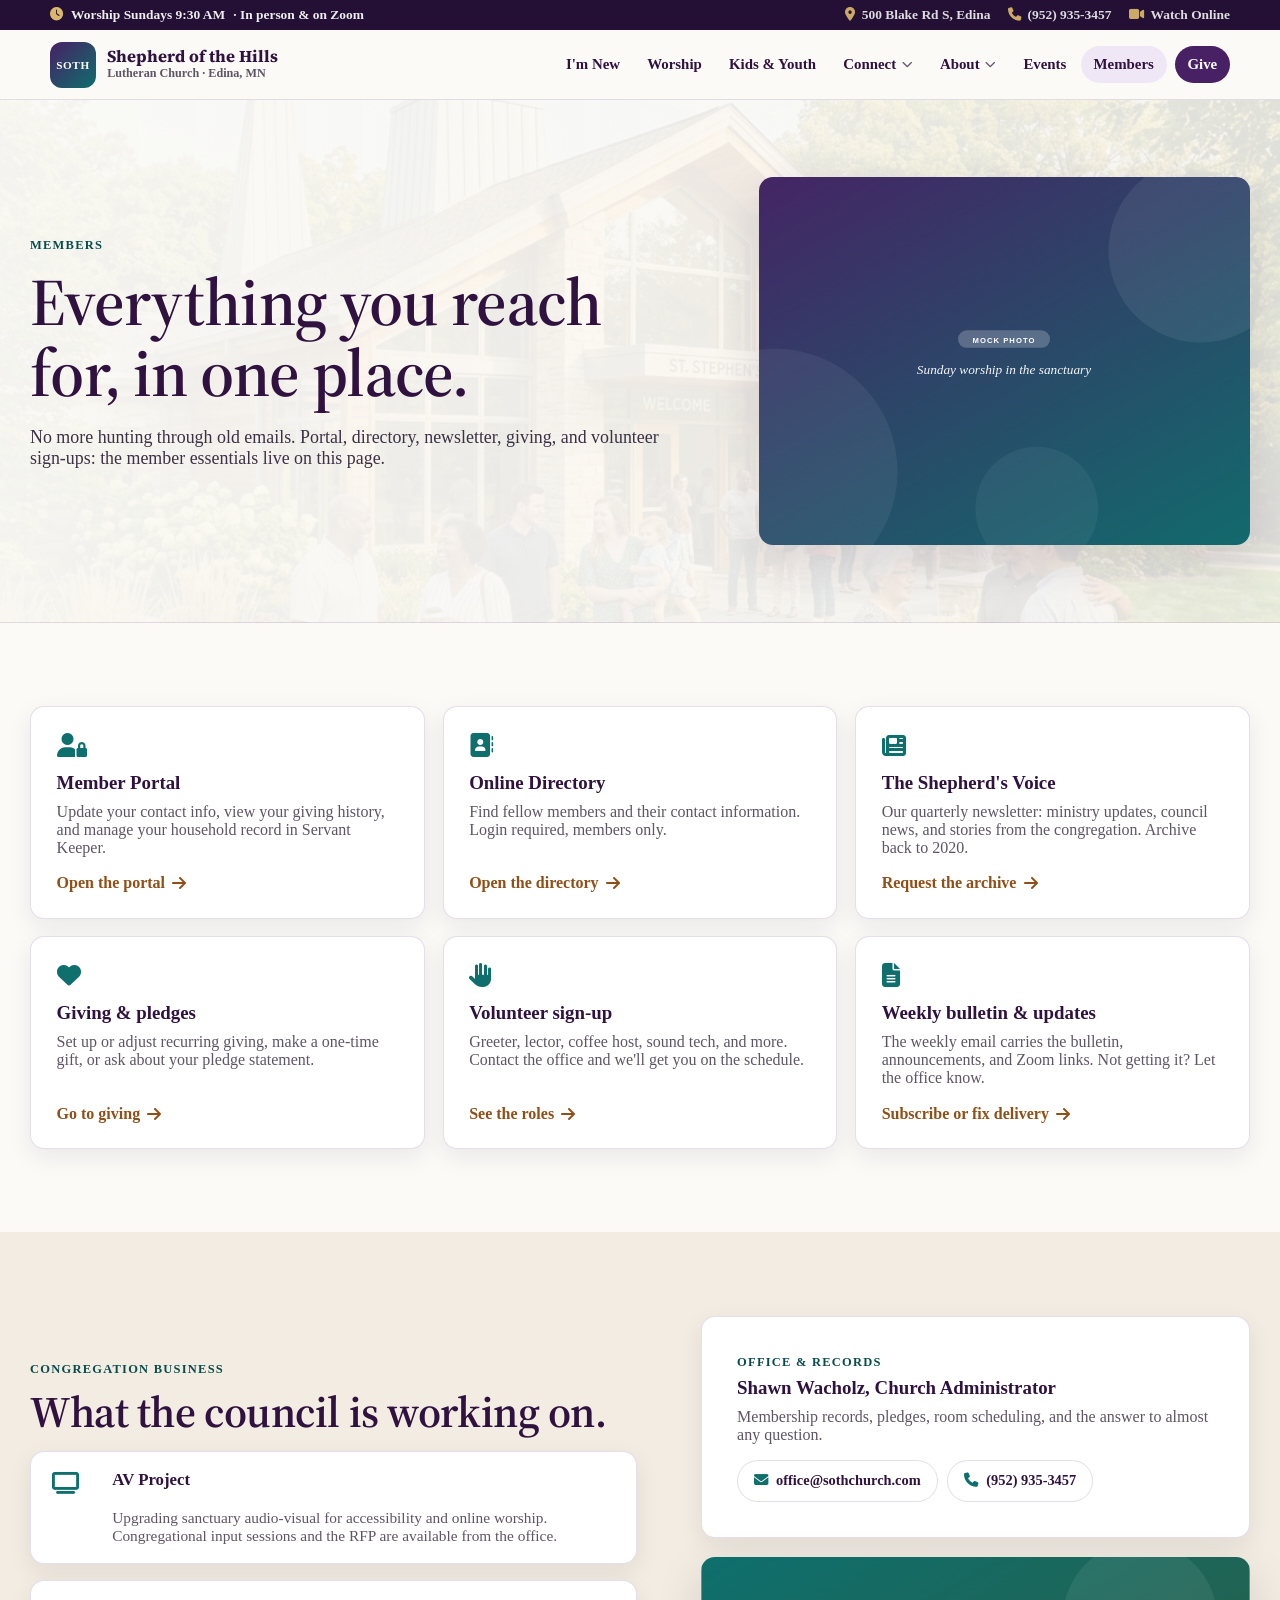
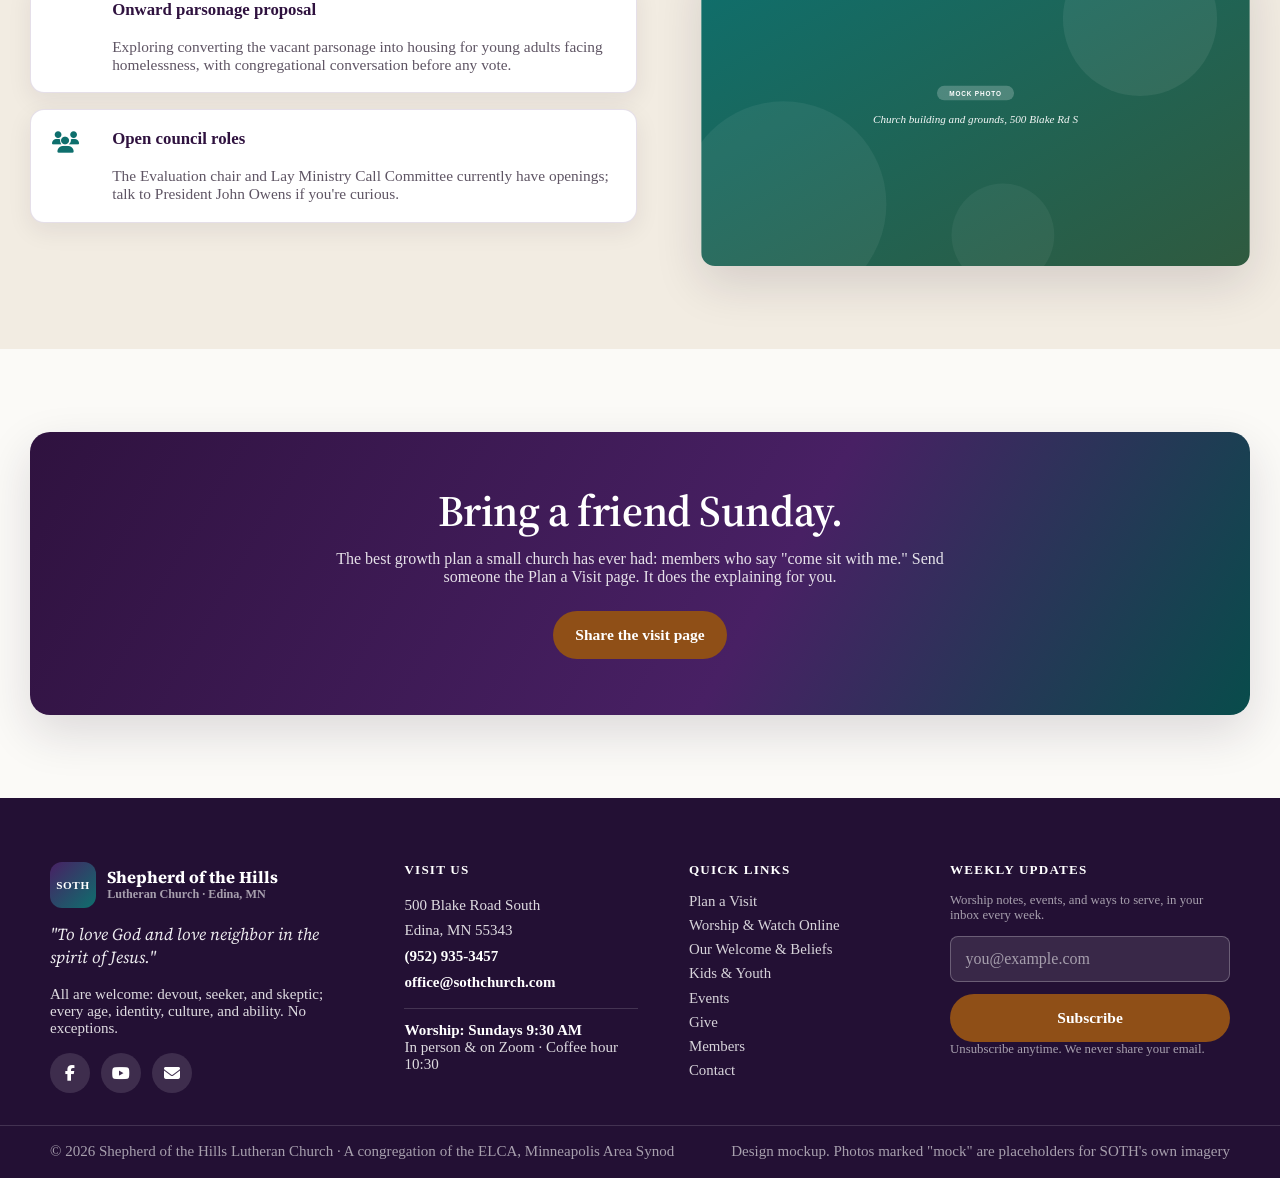
<file: members.html>
<!DOCTYPE html>
<html lang="en">
<head>
  <meta charset="UTF-8">
  <meta name="viewport" content="width=device-width, initial-scale=1.0">
  <title>Members | Portal, Directory &amp; Newsletter | Shepherd of the Hills Lutheran Church, Edina MN</title>
  <meta name="description" content="Member tools for Shepherd of the Hills: Servant Keeper portal and directory, the Shepherd's Voice newsletter archive, giving and pledges, volunteer sign-ups, and church council updates.">
  <link rel="canonical" href="https://www.sothchurch.com/members">
  <meta name="robots" content="noindex, follow">
  <meta property="og:type" content="website">
  <meta property="og:site_name" content="Shepherd of the Hills Lutheran Church">
  <meta property="og:title" content="Members | Shepherd of the Hills">
  <meta property="og:description" content="Portal, directory, newsletter, and everything members reach for most.">
  <meta property="og:url" content="https://www.sothchurch.com/members">
  <meta property="og:image" content="https://www.sothchurch.com/images/hero.png">
  <link rel="stylesheet" href="styles.css?v=5">
  <link rel="stylesheet" href="https://cdnjs.cloudflare.com/ajax/libs/font-awesome/6.4.0/css/all.min.css">
</head>
<body>
  <a class="skip-link" href="#main">Skip to main content</a>

  <div class="utility-bar">
    <div class="utility-inner">
      <p><i class="fa-solid fa-clock" aria-hidden="true"></i> <span>Worship Sundays 9:30 AM</span> <span class="hide-mobile">&middot; In person &amp; on Zoom</span></p>
      <div class="utility-links">
        <a href="https://www.google.com/maps/search/?api=1&query=500+Blake+Road+South+Edina+MN+55343" target="_blank" rel="noopener"><i class="fa-solid fa-location-dot" aria-hidden="true"></i> <span>500 Blake Rd S, Edina</span></a>
        <a href="tel:+19529353457"><i class="fa-solid fa-phone" aria-hidden="true"></i> <span>(952) 935-3457</span></a>
        <a href="worship.html#online"><i class="fa-solid fa-video" aria-hidden="true"></i> <span>Watch Online</span></a>
      </div>
    </div>
  </div>

  <header class="site-header">
    <div class="nav-container">
      <a href="index.html" class="logo" aria-label="Shepherd of the Hills Lutheran Church home">
        <span class="logo-mark">SOTH</span>
        <span><strong>Shepherd of the Hills</strong><small>Lutheran Church &middot; Edina, MN</small></span>
      </a>
      <nav class="desktop-nav" aria-label="Primary navigation">
        <a href="new-here.html">I'm New</a>
        <a href="worship.html">Worship</a>
        <a href="kids-youth.html">Kids &amp; Youth</a>
        <div class="nav-item">
          <a href="connect.html">Connect <i class="fa-solid fa-chevron-down" aria-hidden="true"></i></a>
          <div class="dropdown">
            <a href="connect.html">Groups &amp; Care<small>Bible study, book club, care ministries</small></a>
            <a href="serve.html">Serve &amp; Partners<small>Volunteering and community partners</small></a>
          </div>
        </div>
        <div class="nav-item">
          <a href="about.html">About <i class="fa-solid fa-chevron-down" aria-hidden="true"></i></a>
          <div class="dropdown">
            <a href="belong.html">Our Welcome &amp; Beliefs<small>All are welcome. No exceptions.</small></a>
            <a href="about.html">Staff &amp; Leadership<small>Meet Pastor Yolanda and our team</small></a>
            <a href="contact.html">Contact &amp; Directions<small>Find us, reach us, ask anything</small></a>
          </div>
        </div>
        <a href="events.html">Events</a>
        <a href="members.html" class="current">Members</a>
        <a class="give-link" href="give.html">Give</a>
      </nav>
      <details class="mobile-menu">
        <summary aria-label="Open navigation menu"><i class="fa-solid fa-bars" aria-hidden="true"></i><span>Menu</span></summary>
        <nav aria-label="Mobile navigation">
          <a href="new-here.html">I'm New</a>
          <a href="worship.html">Worship</a>
          <a href="kids-youth.html">Kids &amp; Youth</a>
          <a href="events.html">Events</a>
          <span class="nav-group">Connect</span>
          <a href="connect.html">Groups &amp; Care</a>
          <a href="serve.html">Serve &amp; Partners</a>
          <span class="nav-group">About</span>
          <a href="belong.html">Our Welcome &amp; Beliefs</a>
          <a href="about.html">Staff &amp; Leadership</a>
          <a href="contact.html">Contact &amp; Directions</a>
          <span class="nav-group">More</span>
          <a href="members.html" class="current">Members</a>
          <a class="give-link" href="give.html">Give</a>
        </nav>
      </details>
    </div>
  </header>

  <main id="main">

    <section class="page-hero">
      <div class="page-hero-grid">
        <div>
          <p class="eyebrow">Members</p>
          <h1>Everything you reach for, in one place.</h1>
          <p class="hero-copy">No more hunting through old emails. Portal, directory, newsletter, giving, and volunteer sign-ups: the member essentials live on this page.</p>
        </div>
        <img class="page-hero-image" src="images/mock/sanctuary.svg" alt="Sunday worship in the sanctuary (mock photo)">
      </div>
    </section>

    <section class="section">
      <div class="container card-grid">
        <article class="feature-card">
          <i class="fa-solid fa-user-lock" aria-hidden="true"></i>
          <h3>Member Portal</h3>
          <p>Update your contact info, view your giving history, and manage your household record in Servant Keeper.</p>
          <a class="card-link" href="https://servantkeeper.com/member-portal/sothchurch/login" target="_blank" rel="noopener">Open the portal <i class="fa-solid fa-arrow-right" aria-hidden="true"></i></a>
        </article>
        <article class="feature-card">
          <i class="fa-solid fa-address-book" aria-hidden="true"></i>
          <h3>Online Directory</h3>
          <p>Find fellow members and their contact information. Login required, members only.</p>
          <a class="card-link" href="https://servantkeeper.com/directory/sothchurch/login" target="_blank" rel="noopener">Open the directory <i class="fa-solid fa-arrow-right" aria-hidden="true"></i></a>
        </article>
        <article class="feature-card">
          <i class="fa-solid fa-newspaper" aria-hidden="true"></i>
          <h3>The Shepherd's Voice</h3>
          <p>Our quarterly newsletter: ministry updates, council news, and stories from the congregation. Archive back to 2020.</p>
          <a class="card-link" href="contact.html">Request the archive <i class="fa-solid fa-arrow-right" aria-hidden="true"></i></a>
        </article>
        <article class="feature-card">
          <i class="fa-solid fa-heart" aria-hidden="true"></i>
          <h3>Giving &amp; pledges</h3>
          <p>Set up or adjust recurring giving, make a one-time gift, or ask about your pledge statement.</p>
          <a class="card-link" href="give.html">Go to giving <i class="fa-solid fa-arrow-right" aria-hidden="true"></i></a>
        </article>
        <article class="feature-card">
          <i class="fa-solid fa-hand" aria-hidden="true"></i>
          <h3>Volunteer sign-up</h3>
          <p>Greeter, lector, coffee host, sound tech, and more. Contact the office and we'll get you on the schedule.</p>
          <a class="card-link" href="serve.html">See the roles <i class="fa-solid fa-arrow-right" aria-hidden="true"></i></a>
        </article>
        <article class="feature-card">
          <i class="fa-solid fa-file-lines" aria-hidden="true"></i>
          <h3>Weekly bulletin &amp; updates</h3>
          <p>The weekly email carries the bulletin, announcements, and Zoom links. Not getting it? Let the office know.</p>
          <a class="card-link" href="contact.html">Subscribe or fix delivery <i class="fa-solid fa-arrow-right" aria-hidden="true"></i></a>
        </article>
      </div>
    </section>

    <section class="section section-alt">
      <div class="container split">
        <div>
          <p class="eyebrow">Congregation business</p>
          <h2>What the council is working on.</h2>
          <div class="expect-list">
            <article>
              <i class="fa-solid fa-tv" aria-hidden="true"></i>
              <h3>AV Project</h3>
              <p>Upgrading sanctuary audio-visual for accessibility and online worship. Congregational input sessions and the RFP are available from the office.</p>
            </article>
            <article>
              <i class="fa-solid fa-house-chimney-heart" aria-hidden="true"></i>
              <h3>Onward parsonage proposal</h3>
              <p>Exploring converting the vacant parsonage into housing for young adults facing homelessness, with congregational conversation before any vote.</p>
            </article>
            <article>
              <i class="fa-solid fa-users" aria-hidden="true"></i>
              <h3>Open council roles</h3>
              <p>The Evaluation chair and Lay Ministry Call Committee currently have openings; talk to President John Owens if you're curious.</p>
            </article>
          </div>
        </div>
        <div>
          <div class="panel" style="margin-bottom: 1.2rem;">
            <p class="eyebrow" style="margin-bottom: 0.4rem;">Office &amp; records</p>
            <h3>Shawn Wacholz, Church Administrator</h3>
            <p style="color: var(--muted);">Membership records, pledges, room scheduling, and the answer to almost any question.</p>
            <div class="quick-actions">
              <a href="mailto:office@sothchurch.com"><i class="fa-solid fa-envelope" aria-hidden="true"></i> office@sothchurch.com</a>
              <a href="tel:+19529353457"><i class="fa-solid fa-phone" aria-hidden="true"></i> (952) 935-3457</a>
            </div>
          </div>
          <img src="images/mock/building.svg" alt="Church building and grounds (mock photo)" style="border-radius: var(--radius); box-shadow: var(--shadow);">
        </div>
      </div>
    </section>

    <section class="section">
      <div class="container cta-band">
        <h2>Bring a friend Sunday.</h2>
        <p>The best growth plan a small church has ever had: members who say "come sit with me." Send someone the Plan a Visit page. It does the explaining for you.</p>
        <div class="hero-actions">
          <a href="new-here.html" class="btn btn-primary">Share the visit page</a>
        </div>
      </div>
    </section>

  </main>

  <footer class="site-footer">
    <div class="footer-grid">
      <div class="footer-brand">
        <a href="index.html" class="logo" aria-label="Shepherd of the Hills home">
          <span class="logo-mark">SOTH</span>
          <span><strong>Shepherd of the Hills</strong><small>Lutheran Church &middot; Edina, MN</small></span>
        </a>
        <p class="mission">"To love God and love neighbor in the spirit of Jesus."</p>
        <p>All are welcome: devout, seeker, and skeptic; every age, identity, culture, and ability. No exceptions.</p>
        <div class="footer-social">
          <a href="https://www.facebook.com/sothchurch" target="_blank" rel="noopener" aria-label="SOTH on Facebook"><i class="fa-brands fa-facebook-f" aria-hidden="true"></i></a>
          <a href="https://www.youtube.com/channel/UClF_je8tIAJuXSzZkaW812g" target="_blank" rel="noopener" aria-label="SOTH on YouTube"><i class="fa-brands fa-youtube" aria-hidden="true"></i></a>
          <a href="mailto:office@sothchurch.com" aria-label="Email the church office"><i class="fa-solid fa-envelope" aria-hidden="true"></i></a>
        </div>
      </div>
      <div class="footer-visit">
        <h4>Visit Us</h4>
        <address>
          500 Blake Road South<br>Edina, MN 55343<br>
          <a href="tel:+19529353457">(952) 935-3457</a><br>
          <a href="mailto:office@sothchurch.com">office@sothchurch.com</a>
        </address>
        <p class="times"><strong>Worship: Sundays 9:30 AM</strong><br>In person &amp; on Zoom &middot; Coffee hour 10:30</p>
      </div>
      <div>
        <h4>Quick Links</h4>
        <div class="footer-links">
          <a href="new-here.html">Plan a Visit</a>
          <a href="worship.html">Worship &amp; Watch Online</a>
          <a href="belong.html">Our Welcome &amp; Beliefs</a>
          <a href="kids-youth.html">Kids &amp; Youth</a>
          <a href="events.html">Events</a>
          <a href="give.html">Give</a>
          <a href="members.html">Members</a>
          <a href="contact.html">Contact</a>
        </div>
      </div>
      <div class="footer-form">
        <h4>Weekly Updates</h4>
        <p>Worship notes, events, and ways to serve, in your inbox every week.</p>
        <form action="#" onsubmit="alert('Thank you for subscribing!'); return false;">
          <label class="sr-only" for="footer-email">Email address</label>
          <input id="footer-email" type="email" placeholder="you@example.com" autocomplete="email" required>
          <button class="btn btn-primary" type="submit">Subscribe</button>
        </form>
        <p>Unsubscribe anytime. We never share your email.</p>
      </div>
    </div>
    <div class="footer-bottom">
      <div class="footer-bottom-inner">
        <p>&copy; 2026 Shepherd of the Hills Lutheran Church &middot; A congregation of the ELCA, Minneapolis Area Synod</p>
        <p>Design mockup. Photos marked "mock" are placeholders for SOTH's own imagery</p>
      </div>
    </div>
  </footer>
</body>
</html>
</file>
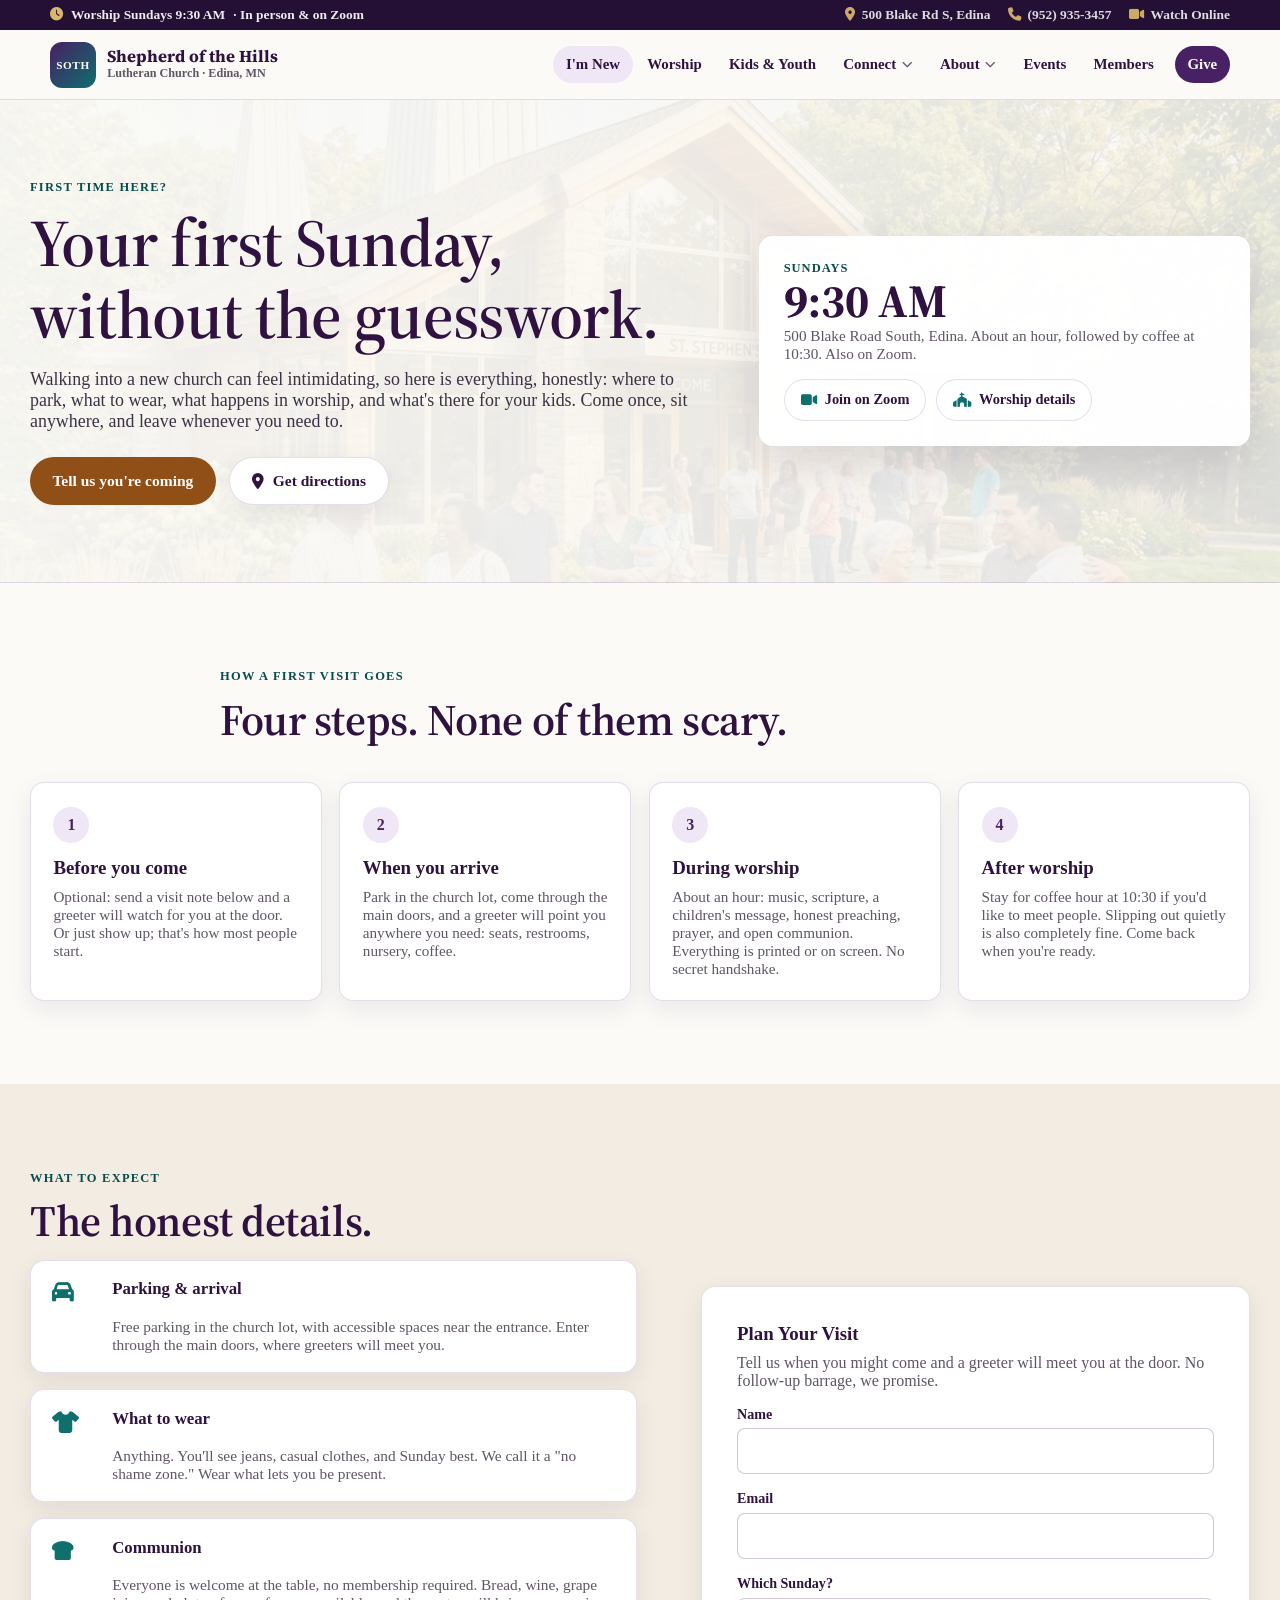
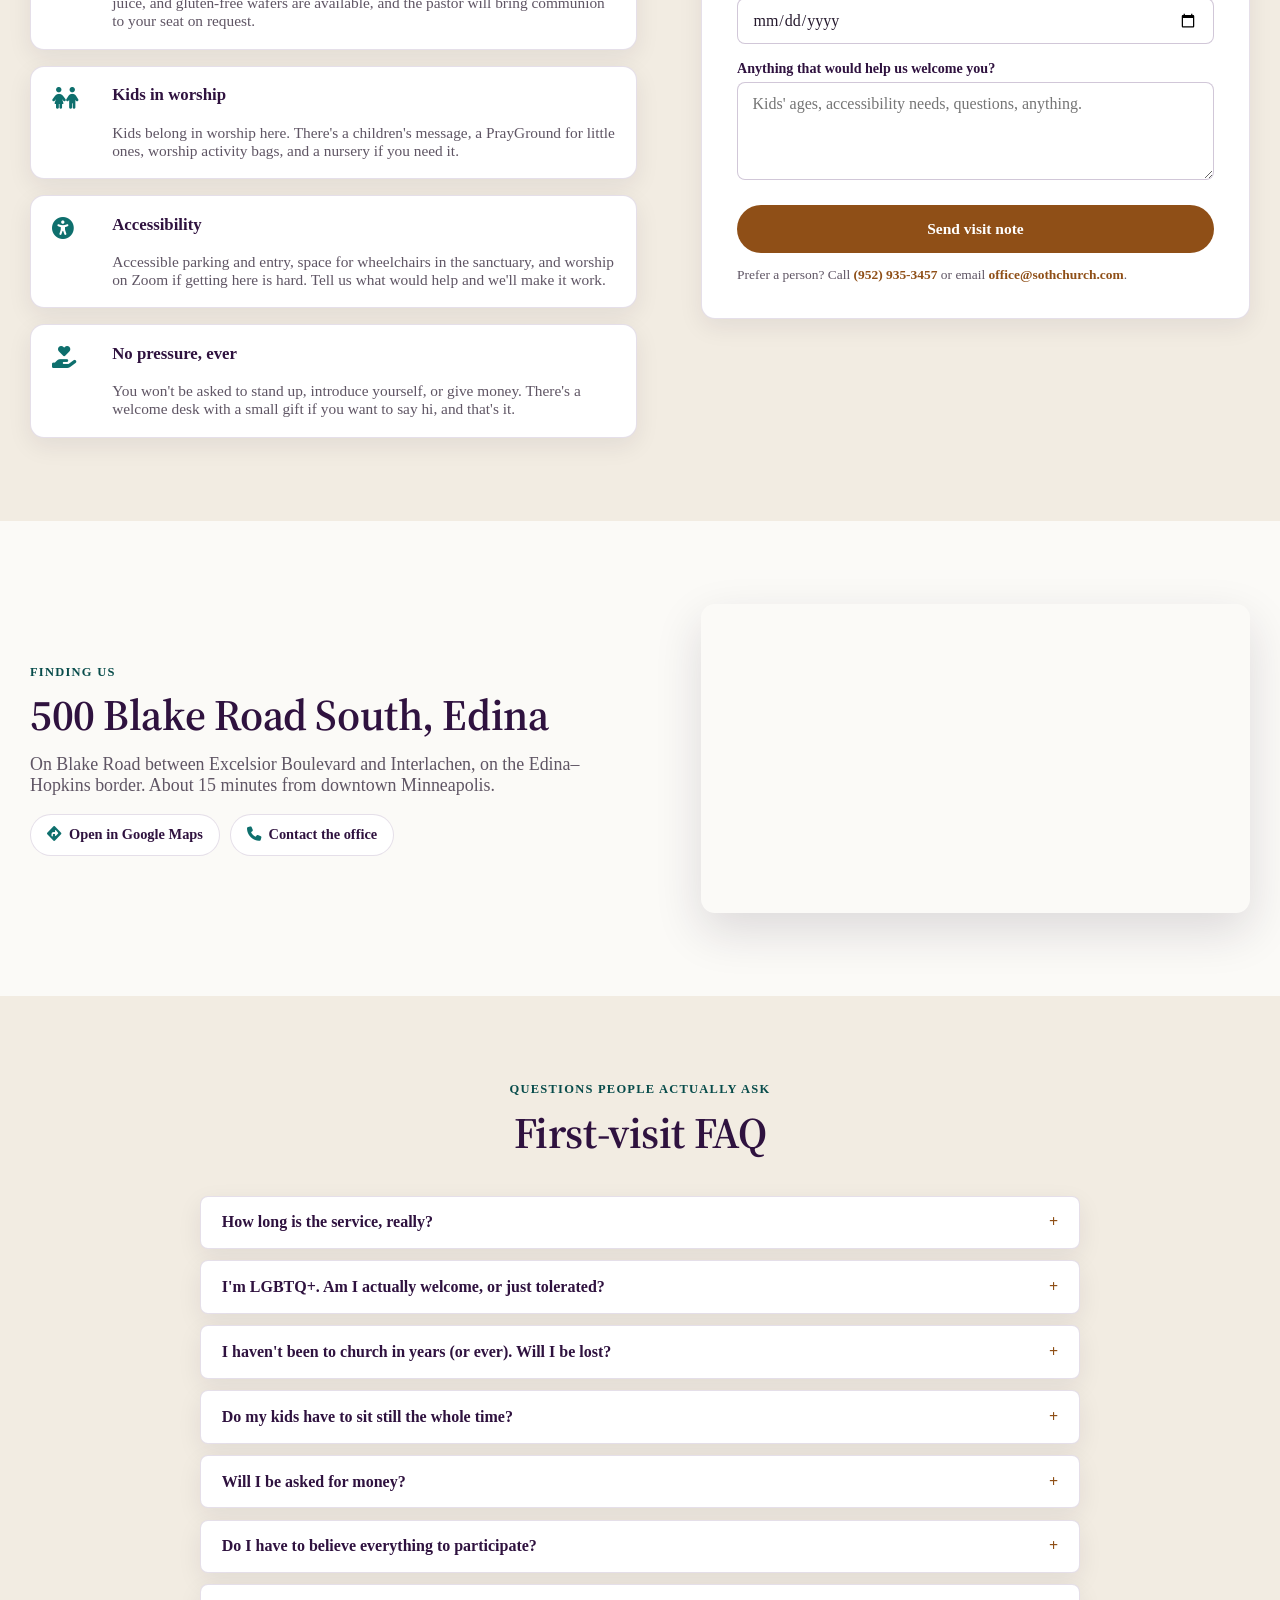
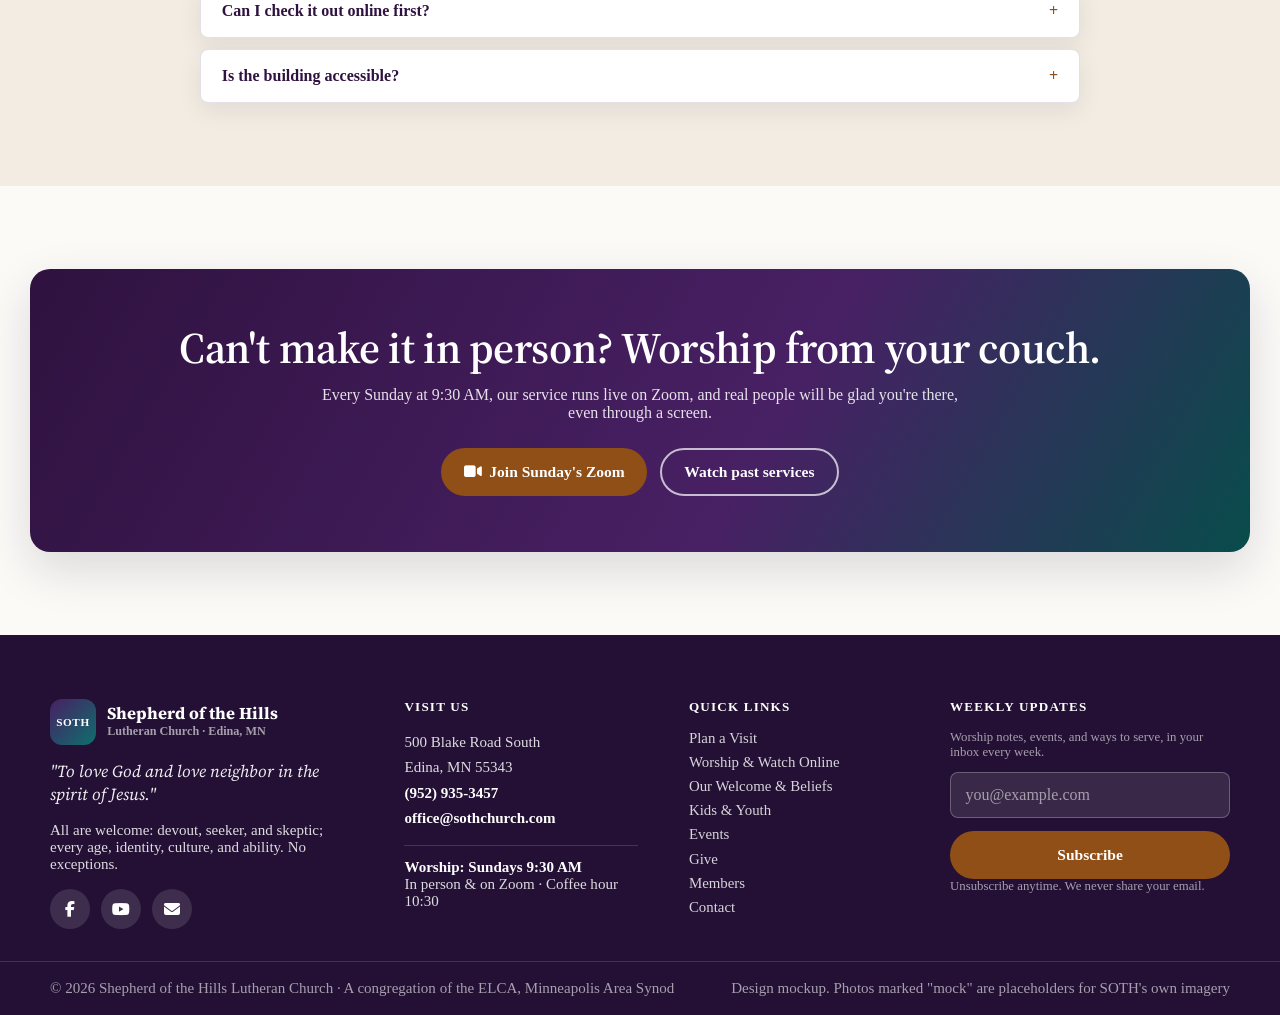
<file: new-here.html>
<!DOCTYPE html>
<html lang="en">
<head>
  <meta charset="UTF-8">
  <meta name="viewport" content="width=device-width, initial-scale=1.0">
  <title>Plan Your Visit | Shepherd of the Hills Lutheran Church | Edina, MN</title>
  <meta name="description" content="Visiting Shepherd of the Hills in Edina for the first time? Worship is Sundays at 9:30 AM. Here's exactly what to expect, from parking and communion to kids and accessibility, so your first Sunday has no guesswork.">
  <link rel="canonical" href="https://www.sothchurch.com/new-here">
  <meta property="og:type" content="website">
  <meta property="og:site_name" content="Shepherd of the Hills Lutheran Church">
  <meta property="og:title" content="Plan Your Visit | Shepherd of the Hills Lutheran Church">
  <meta property="og:description" content="Your first Sunday, without the guesswork. Worship Sundays 9:30 AM. Here's what to expect.">
  <meta property="og:url" content="https://www.sothchurch.com/new-here">
  <meta property="og:image" content="https://www.sothchurch.com/images/hero.png">
  <link rel="stylesheet" href="styles.css?v=5">
  <link rel="stylesheet" href="https://cdnjs.cloudflare.com/ajax/libs/font-awesome/6.4.0/css/all.min.css">
  <script type="application/ld+json">
  {
    "@context": "https://schema.org",
    "@type": "FAQPage",
    "mainEntity": [
      {
        "@type": "Question",
        "name": "What time is worship at Shepherd of the Hills?",
        "acceptedAnswer": { "@type": "Answer", "text": "Worship is Sundays at 9:30 AM, in person at 500 Blake Road South in Edina and online via Zoom. The service lasts about an hour, followed by coffee hour at 10:30." }
      },
      {
        "@type": "Question",
        "name": "What should I wear?",
        "acceptedAnswer": { "@type": "Answer", "text": "Whatever lets you be present. You'll see jeans, casual clothes, and Sunday best. We call it a no-shame zone; there is no dress code." }
      },
      {
        "@type": "Question",
        "name": "Can I take communion if I'm not a member?",
        "acceptedAnswer": { "@type": "Answer", "text": "Yes. Communion is open to everyone, no membership required. Bread, wine, grape juice, and gluten-free wafers are available, and the pastor can bring communion to your seat on request." }
      },
      {
        "@type": "Question",
        "name": "Is Shepherd of the Hills LGBTQ+ affirming?",
        "acceptedAnswer": { "@type": "Answer", "text": "Yes. Our welcome statement explicitly includes people of all sexual orientations and gender identities, and that welcome extends to every part of church life: worship, leadership, baptism, marriage, and service." }
      },
      {
        "@type": "Question",
        "name": "What is there for my kids?",
        "acceptedAnswer": { "@type": "Answer", "text": "Kids are welcome in worship. There's a children's message, a PrayGround space for young children, worship activity bags, and a nursery. Sunday School meets the first Sunday of each month, and Coffee Hour Buddies pairs kids with trained adults during coffee hour." }
      },
      {
        "@type": "Question",
        "name": "Will I be asked to give money or stand up as a visitor?",
        "acceptedAnswer": { "@type": "Answer", "text": "No. An offering is collected as part of worship, but visitors are our guests, so please don't feel any obligation. We'll never single you out or put you on the spot." }
      }
    ]
  }
  </script>
</head>
<body>
  <a class="skip-link" href="#main">Skip to main content</a>

  <div class="utility-bar">
    <div class="utility-inner">
      <p><i class="fa-solid fa-clock" aria-hidden="true"></i> <span>Worship Sundays 9:30 AM</span> <span class="hide-mobile">&middot; In person &amp; on Zoom</span></p>
      <div class="utility-links">
        <a href="https://www.google.com/maps/search/?api=1&query=500+Blake+Road+South+Edina+MN+55343" target="_blank" rel="noopener"><i class="fa-solid fa-location-dot" aria-hidden="true"></i> <span>500 Blake Rd S, Edina</span></a>
        <a href="tel:+19529353457"><i class="fa-solid fa-phone" aria-hidden="true"></i> <span>(952) 935-3457</span></a>
        <a href="worship.html#online"><i class="fa-solid fa-video" aria-hidden="true"></i> <span>Watch Online</span></a>
      </div>
    </div>
  </div>

  <header class="site-header">
    <div class="nav-container">
      <a href="index.html" class="logo" aria-label="Shepherd of the Hills Lutheran Church home">
        <span class="logo-mark">SOTH</span>
        <span><strong>Shepherd of the Hills</strong><small>Lutheran Church &middot; Edina, MN</small></span>
      </a>
      <nav class="desktop-nav" aria-label="Primary navigation">
        <a href="new-here.html" class="current">I'm New</a>
        <a href="worship.html">Worship</a>
        <a href="kids-youth.html">Kids &amp; Youth</a>
        <div class="nav-item">
          <a href="connect.html">Connect <i class="fa-solid fa-chevron-down" aria-hidden="true"></i></a>
          <div class="dropdown">
            <a href="connect.html">Groups &amp; Care<small>Bible study, book club, care ministries</small></a>
            <a href="serve.html">Serve &amp; Partners<small>Volunteering and community partners</small></a>
          </div>
        </div>
        <div class="nav-item">
          <a href="about.html">About <i class="fa-solid fa-chevron-down" aria-hidden="true"></i></a>
          <div class="dropdown">
            <a href="belong.html">Our Welcome &amp; Beliefs<small>All are welcome. No exceptions.</small></a>
            <a href="about.html">Staff &amp; Leadership<small>Meet Pastor Yolanda and our team</small></a>
            <a href="contact.html">Contact &amp; Directions<small>Find us, reach us, ask anything</small></a>
          </div>
        </div>
        <a href="events.html">Events</a>
        <a href="members.html">Members</a>
        <a class="give-link" href="give.html">Give</a>
      </nav>
      <details class="mobile-menu">
        <summary aria-label="Open navigation menu"><i class="fa-solid fa-bars" aria-hidden="true"></i><span>Menu</span></summary>
        <nav aria-label="Mobile navigation">
          <a href="new-here.html" class="current">I'm New</a>
          <a href="worship.html">Worship</a>
          <a href="kids-youth.html">Kids &amp; Youth</a>
          <a href="events.html">Events</a>
          <span class="nav-group">Connect</span>
          <a href="connect.html">Groups &amp; Care</a>
          <a href="serve.html">Serve &amp; Partners</a>
          <span class="nav-group">About</span>
          <a href="belong.html">Our Welcome &amp; Beliefs</a>
          <a href="about.html">Staff &amp; Leadership</a>
          <a href="contact.html">Contact &amp; Directions</a>
          <span class="nav-group">More</span>
          <a href="members.html">Members</a>
          <a class="give-link" href="give.html">Give</a>
        </nav>
      </details>
    </div>
  </header>

  <main id="main">

    <section class="page-hero">
      <div class="page-hero-grid">
        <div>
          <p class="eyebrow">First time here?</p>
          <h1>Your first Sunday, without the guesswork.</h1>
          <p class="hero-copy">Walking into a new church can feel intimidating, so here is everything, honestly: where to park, what to wear, what happens in worship, and what's there for your kids. Come once, sit anywhere, and leave whenever you need to.</p>
          <div class="hero-actions">
            <a class="btn btn-primary" href="#visit-form">Tell us you're coming</a>
            <a class="btn btn-light" href="https://www.google.com/maps/search/?api=1&query=500+Blake+Road+South+Edina+MN+55343" target="_blank" rel="noopener"><i class="fa-solid fa-location-dot" aria-hidden="true"></i> Get directions</a>
          </div>
        </div>
        <aside class="sunday-card" aria-label="Sunday worship details">
          <span class="card-label">Sundays</span>
          <span class="card-time">9:30 AM</span>
          <p>500 Blake Road South, Edina. About an hour, followed by coffee at 10:30. Also on Zoom.</p>
          <div class="quick-actions">
            <a href="https://us02web.zoom.us/j/6662114485" target="_blank" rel="noopener"><i class="fa-solid fa-video" aria-hidden="true"></i> Join on Zoom</a>
            <a href="worship.html"><i class="fa-solid fa-church" aria-hidden="true"></i> Worship details</a>
          </div>
        </aside>
      </div>
    </section>

    <section class="section">
      <div class="container section-heading">
        <p class="eyebrow">How a first visit goes</p>
        <h2>Four steps. None of them scary.</h2>
      </div>
      <div class="container steps">
        <article class="step">
          <h3>Before you come</h3>
          <p>Optional: send a visit note below and a greeter will watch for you at the door. Or just show up; that's how most people start.</p>
        </article>
        <article class="step">
          <h3>When you arrive</h3>
          <p>Park in the church lot, come through the main doors, and a greeter will point you anywhere you need: seats, restrooms, nursery, coffee.</p>
        </article>
        <article class="step">
          <h3>During worship</h3>
          <p>About an hour: music, scripture, a children's message, honest preaching, prayer, and open communion. Everything is printed or on screen. No secret handshake.</p>
        </article>
        <article class="step">
          <h3>After worship</h3>
          <p>Stay for coffee hour at 10:30 if you'd like to meet people. Slipping out quietly is also completely fine. Come back when you're ready.</p>
        </article>
      </div>
    </section>

    <section class="section section-alt">
      <div class="container split">
        <div>
          <p class="eyebrow">What to expect</p>
          <h2>The honest details.</h2>
          <div class="expect-list">
            <article>
              <i class="fa-solid fa-car" aria-hidden="true"></i>
              <h3>Parking &amp; arrival</h3>
              <p>Free parking in the church lot, with accessible spaces near the entrance. Enter through the main doors, where greeters will meet you.</p>
            </article>
            <article>
              <i class="fa-solid fa-shirt" aria-hidden="true"></i>
              <h3>What to wear</h3>
              <p>Anything. You'll see jeans, casual clothes, and Sunday best. We call it a "no shame zone." Wear what lets you be present.</p>
            </article>
            <article>
              <i class="fa-solid fa-bread-slice" aria-hidden="true"></i>
              <h3>Communion</h3>
              <p>Everyone is welcome at the table, no membership required. Bread, wine, grape juice, and gluten-free wafers are available, and the pastor will bring communion to your seat on request.</p>
            </article>
            <article>
              <i class="fa-solid fa-children" aria-hidden="true"></i>
              <h3>Kids in worship</h3>
              <p>Kids belong in worship here. There's a children's message, a PrayGround for little ones, worship activity bags, and a nursery if you need it.</p>
            </article>
            <article>
              <i class="fa-solid fa-universal-access" aria-hidden="true"></i>
              <h3>Accessibility</h3>
              <p>Accessible parking and entry, space for wheelchairs in the sanctuary, and worship on Zoom if getting here is hard. Tell us what would help and we'll make it work.</p>
            </article>
            <article>
              <i class="fa-solid fa-hand-holding-heart" aria-hidden="true"></i>
              <h3>No pressure, ever</h3>
              <p>You won't be asked to stand up, introduce yourself, or give money. There's a welcome desk with a small gift if you want to say hi, and that's it.</p>
            </article>
          </div>
        </div>
        <div>
          <form class="visit-form" id="visit-form" action="#" onsubmit="alert('Thank you! We will watch for you and help you feel at home.'); return false;">
            <h3>Plan Your Visit</h3>
            <p style="color: var(--muted);">Tell us when you might come and a greeter will meet you at the door. No follow-up barrage, we promise.</p>
            <label for="visit-name">Name</label>
            <input id="visit-name" name="name" type="text" autocomplete="name" required>
            <label for="visit-email">Email</label>
            <input id="visit-email" name="email" type="email" autocomplete="email" required>
            <label for="visit-date">Which Sunday?</label>
            <input id="visit-date" name="visit-date" type="date">
            <label for="visit-notes">Anything that would help us welcome you?</label>
            <textarea id="visit-notes" name="notes" rows="4" placeholder="Kids' ages, accessibility needs, questions, anything."></textarea>
            <button class="btn btn-primary" type="submit">Send visit note</button>
            <p class="form-note">Prefer a person? Call <a href="tel:+19529353457" style="font-weight:700; color: var(--gold-dark);">(952) 935-3457</a> or email <a href="mailto:office@sothchurch.com" style="font-weight:700; color: var(--gold-dark);">office@sothchurch.com</a>.</p>
          </form>
        </div>
      </div>
    </section>

    <section class="section">
      <div class="container split">
        <div>
          <p class="eyebrow">Finding us</p>
          <h2>500 Blake Road South, Edina</h2>
          <p class="lead">On Blake Road between Excelsior Boulevard and Interlachen, on the Edina–Hopkins border. About 15 minutes from downtown Minneapolis.</p>
          <div class="quick-actions">
            <a href="https://www.google.com/maps/search/?api=1&query=500+Blake+Road+South+Edina+MN+55343" target="_blank" rel="noopener"><i class="fa-solid fa-diamond-turn-right" aria-hidden="true"></i> Open in Google Maps</a>
            <a href="contact.html"><i class="fa-solid fa-phone" aria-hidden="true"></i> Contact the office</a>
          </div>
        </div>
        <iframe class="map-embed" src="https://maps.google.com/maps?q=500%20Blake%20Road%20South%2C%20Edina%2C%20MN%2055343&t=&z=14&ie=UTF8&iwloc=&output=embed" loading="lazy" title="Map to Shepherd of the Hills Lutheran Church" referrerpolicy="no-referrer-when-downgrade"></iframe>
      </div>
    </section>

    <section class="section section-alt">
      <div class="container-narrow">
        <div class="section-heading centered">
          <p class="eyebrow">Questions people actually ask</p>
          <h2>First-visit FAQ</h2>
        </div>
        <div class="faq">
          <details>
            <summary>How long is the service, really?</summary>
            <p>About an hour. Worship starts at 9:30 and most Sundays we're done shortly after 10:30. Coffee hour afterward is optional and as long as you want it to be.</p>
          </details>
          <details>
            <summary>I'm LGBTQ+. Am I actually welcome, or just tolerated?</summary>
            <p>Welcome, fully. Our welcome statement names people of all sexual orientations and gender identities on purpose, and it covers every part of church life: worship, communion, baptism, leadership, marriage, and service. You won't be an exception here. Read more on our <a href="belong.html" style="color: var(--gold-dark); font-weight: 700;">Welcome &amp; Beliefs</a> page.</p>
          </details>
          <details>
            <summary>I haven't been to church in years (or ever). Will I be lost?</summary>
            <p>No. Everything is printed in the bulletin or on screen, and nobody expects you to know when to stand or what to say. Plenty of people here came back to church after a long time away, or arrived skeptical. Both are honored ways to show up.</p>
          </details>
          <details>
            <summary>Do my kids have to sit still the whole time?</summary>
            <p>Definitely not. Young children can worship from the PrayGround, grab a worship activity bag, or use the nursery. There's a children's message in every service, Sunday School on first Sundays, and nobody glares at wiggly kids here.</p>
          </details>
          <details>
            <summary>Will I be asked for money?</summary>
            <p>An offering happens during worship because generosity is part of our practice, but you're our guest. Let the plate pass by with zero awkwardness.</p>
          </details>
          <details>
            <summary>Do I have to believe everything to participate?</summary>
            <p>No. We believe love, not doctrine, is at the center of it all. Seekers and skeptics are explicitly welcome. Bring your questions.</p>
          </details>
          <details>
            <summary>Can I check it out online first?</summary>
            <p>Yes. Worship happens live on <a href="https://us02web.zoom.us/j/6662114485" target="_blank" rel="noopener" style="color: var(--gold-dark); font-weight: 700;">Zoom</a> every Sunday at 9:30, and recordings are on our <a href="https://www.youtube.com/channel/UClF_je8tIAJuXSzZkaW812g" target="_blank" rel="noopener" style="color: var(--gold-dark); font-weight: 700;">YouTube channel</a>. Lurking is allowed.</p>
          </details>
          <details>
            <summary>Is the building accessible?</summary>
            <p>Yes: accessible parking and entry, plus room in the sanctuary for wheelchairs and mobility devices. If you have a specific need, call ahead at (952) 935-3457 and we'll have things ready.</p>
          </details>
        </div>
      </div>
    </section>

    <section class="section">
      <div class="container cta-band">
        <h2>Can't make it in person? Worship from your couch.</h2>
        <p>Every Sunday at 9:30 AM, our service runs live on Zoom, and real people will be glad you're there, even through a screen.</p>
        <div class="hero-actions">
          <a href="https://us02web.zoom.us/j/6662114485" target="_blank" rel="noopener" class="btn btn-primary"><i class="fa-solid fa-video" aria-hidden="true"></i> Join Sunday's Zoom</a>
          <a href="worship.html#online" class="btn btn-outline">Watch past services</a>
        </div>
      </div>
    </section>

  </main>

  <footer class="site-footer">
    <div class="footer-grid">
      <div class="footer-brand">
        <a href="index.html" class="logo" aria-label="Shepherd of the Hills home">
          <span class="logo-mark">SOTH</span>
          <span><strong>Shepherd of the Hills</strong><small>Lutheran Church &middot; Edina, MN</small></span>
        </a>
        <p class="mission">"To love God and love neighbor in the spirit of Jesus."</p>
        <p>All are welcome: devout, seeker, and skeptic; every age, identity, culture, and ability. No exceptions.</p>
        <div class="footer-social">
          <a href="https://www.facebook.com/sothchurch" target="_blank" rel="noopener" aria-label="SOTH on Facebook"><i class="fa-brands fa-facebook-f" aria-hidden="true"></i></a>
          <a href="https://www.youtube.com/channel/UClF_je8tIAJuXSzZkaW812g" target="_blank" rel="noopener" aria-label="SOTH on YouTube"><i class="fa-brands fa-youtube" aria-hidden="true"></i></a>
          <a href="mailto:office@sothchurch.com" aria-label="Email the church office"><i class="fa-solid fa-envelope" aria-hidden="true"></i></a>
        </div>
      </div>
      <div class="footer-visit">
        <h4>Visit Us</h4>
        <address>
          500 Blake Road South<br>Edina, MN 55343<br>
          <a href="tel:+19529353457">(952) 935-3457</a><br>
          <a href="mailto:office@sothchurch.com">office@sothchurch.com</a>
        </address>
        <p class="times"><strong>Worship: Sundays 9:30 AM</strong><br>In person &amp; on Zoom &middot; Coffee hour 10:30</p>
      </div>
      <div>
        <h4>Quick Links</h4>
        <div class="footer-links">
          <a href="new-here.html">Plan a Visit</a>
          <a href="worship.html">Worship &amp; Watch Online</a>
          <a href="belong.html">Our Welcome &amp; Beliefs</a>
          <a href="kids-youth.html">Kids &amp; Youth</a>
          <a href="events.html">Events</a>
          <a href="give.html">Give</a>
          <a href="members.html">Members</a>
          <a href="contact.html">Contact</a>
        </div>
      </div>
      <div class="footer-form">
        <h4>Weekly Updates</h4>
        <p>Worship notes, events, and ways to serve, in your inbox every week.</p>
        <form action="#" onsubmit="alert('Thank you for subscribing!'); return false;">
          <label class="sr-only" for="footer-email">Email address</label>
          <input id="footer-email" type="email" placeholder="you@example.com" autocomplete="email" required>
          <button class="btn btn-primary" type="submit">Subscribe</button>
        </form>
        <p>Unsubscribe anytime. We never share your email.</p>
      </div>
    </div>
    <div class="footer-bottom">
      <div class="footer-bottom-inner">
        <p>&copy; 2026 Shepherd of the Hills Lutheran Church &middot; A congregation of the ELCA, Minneapolis Area Synod</p>
        <p>Design mockup. Photos marked "mock" are placeholders for SOTH's own imagery</p>
      </div>
    </div>
  </footer>
</body>
</html>
</file>
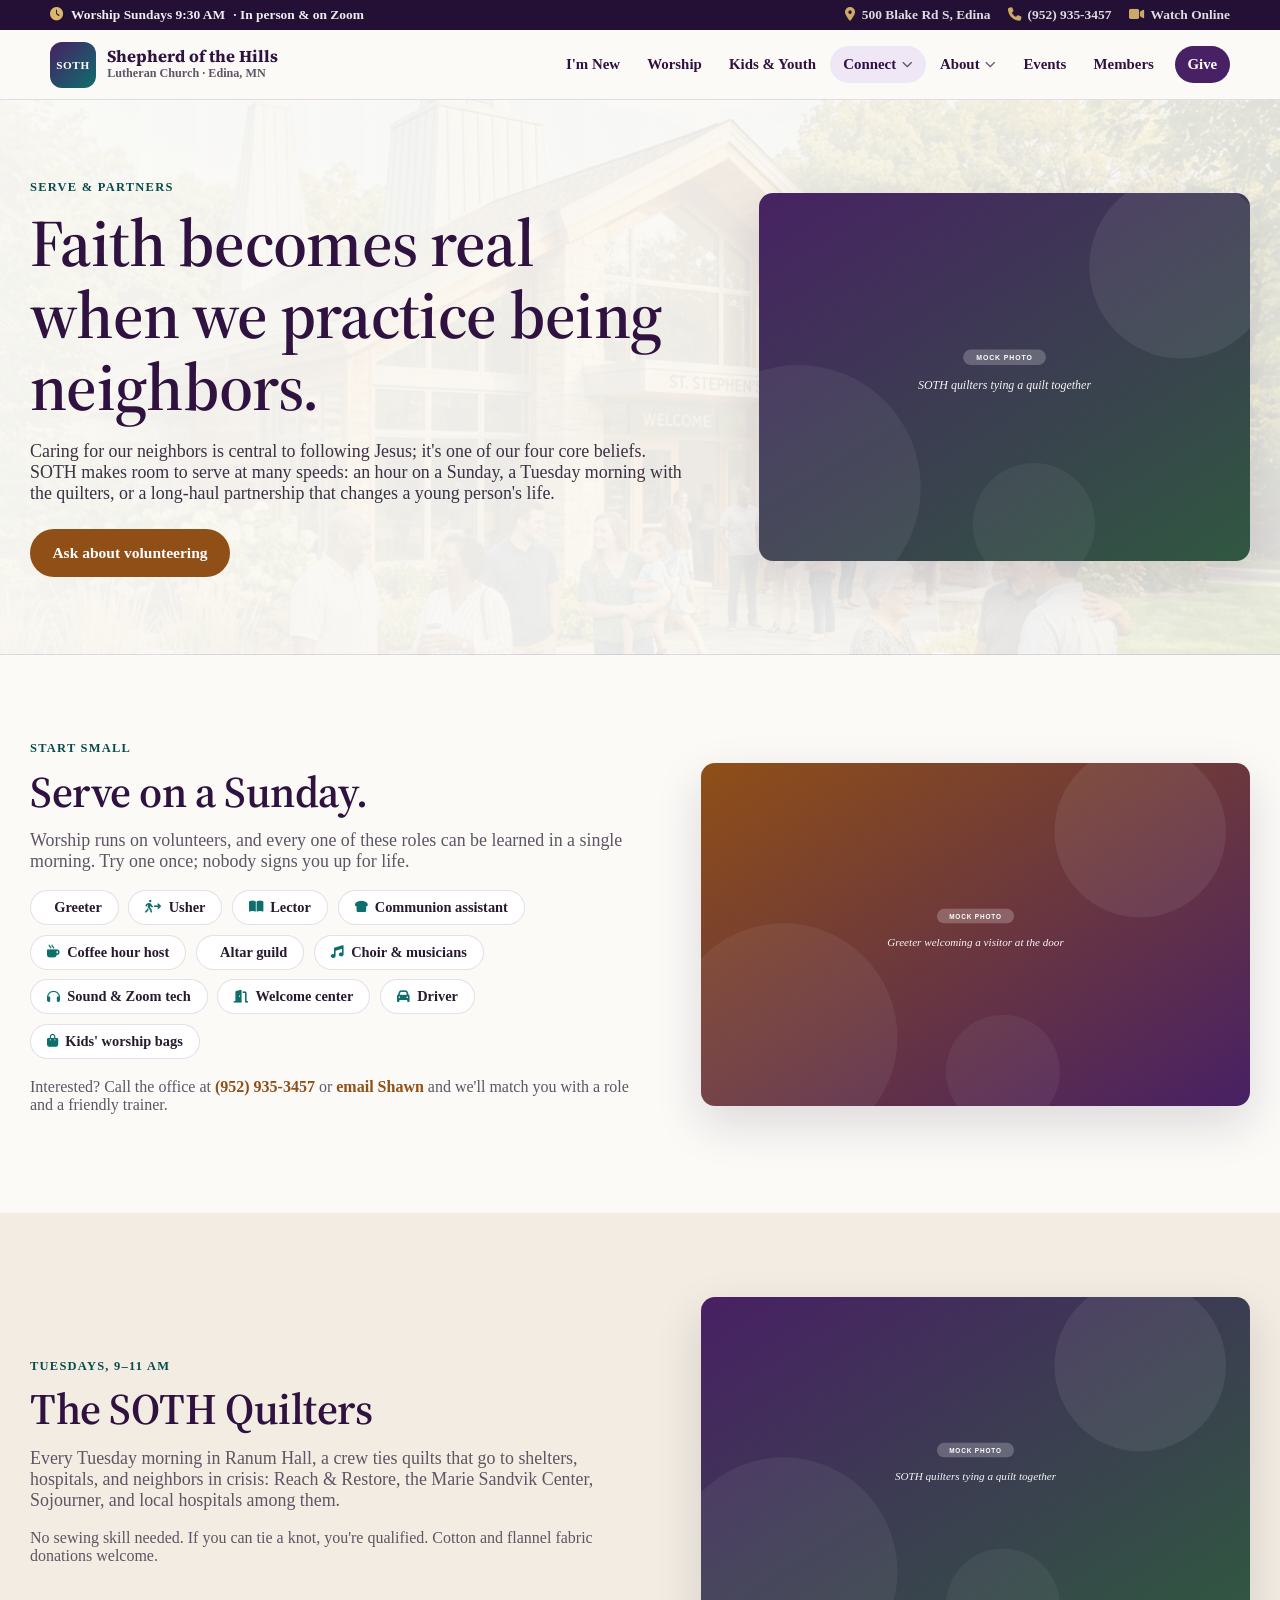
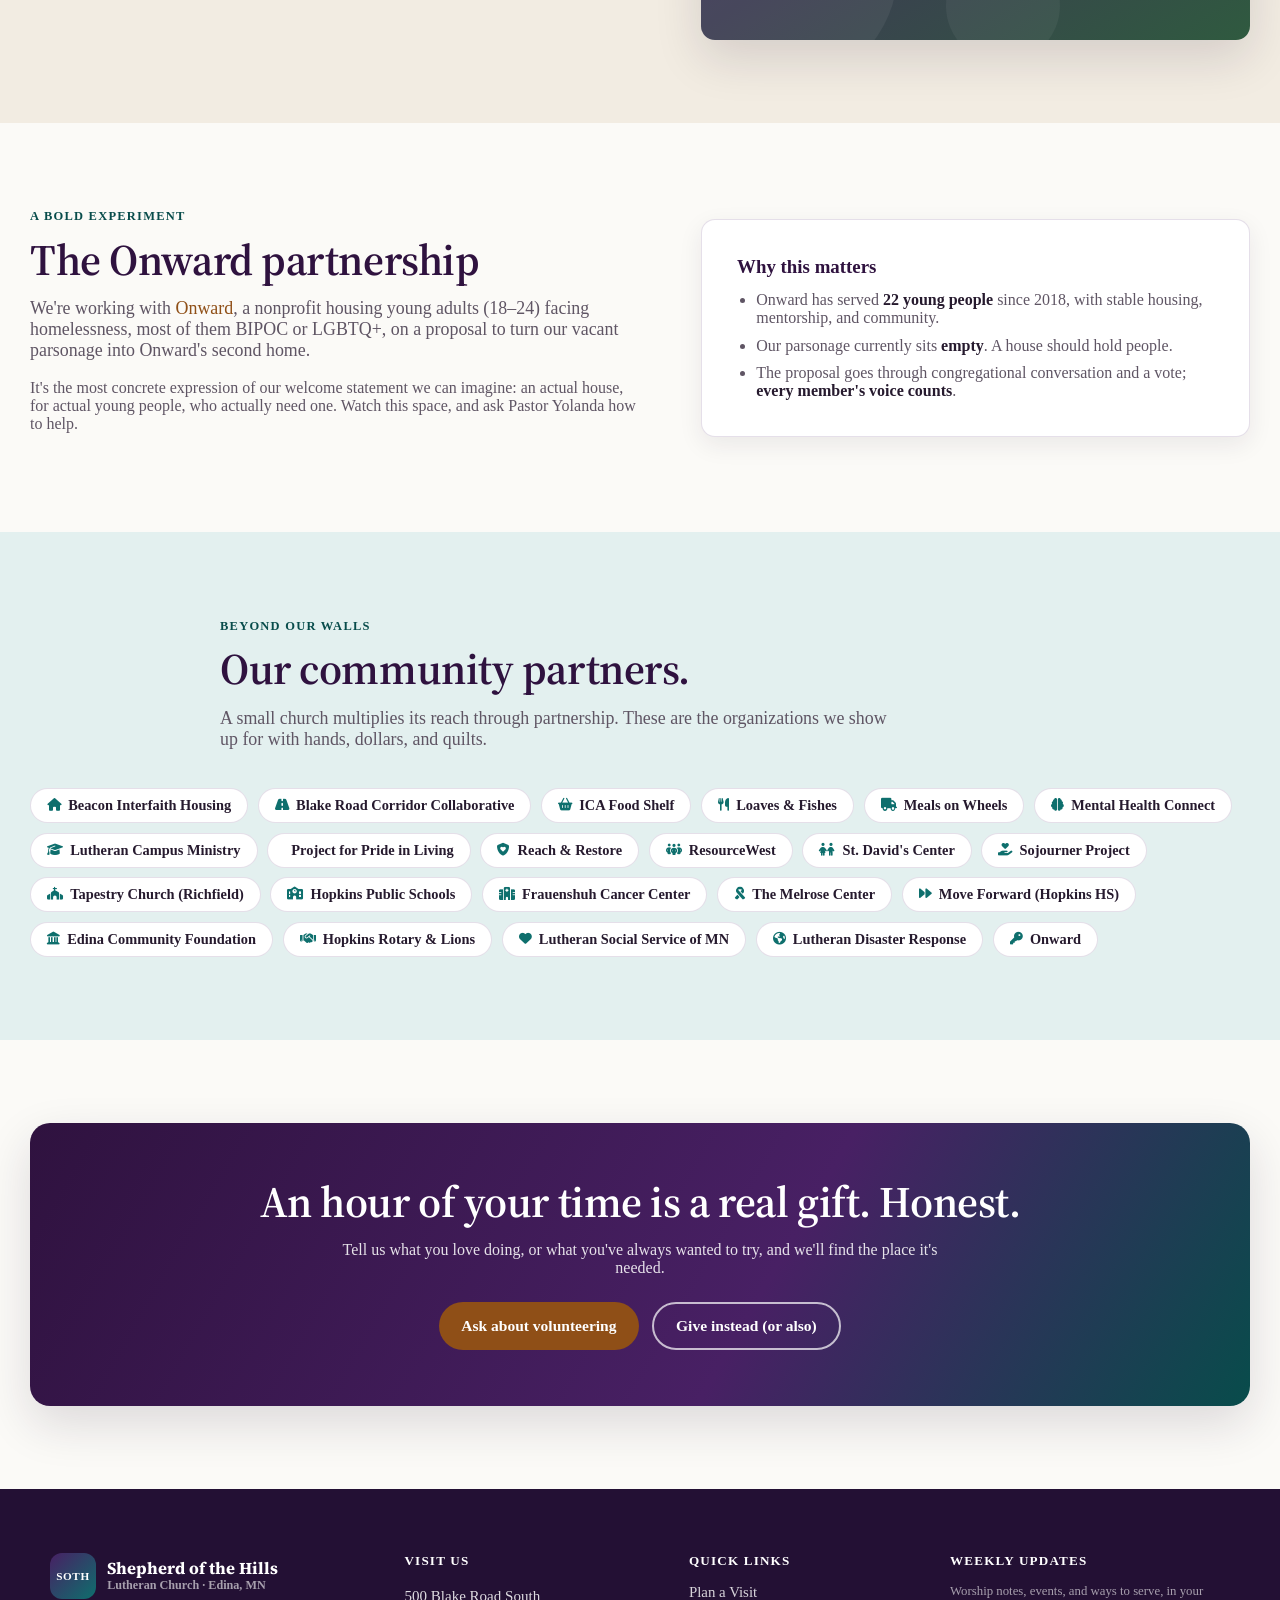
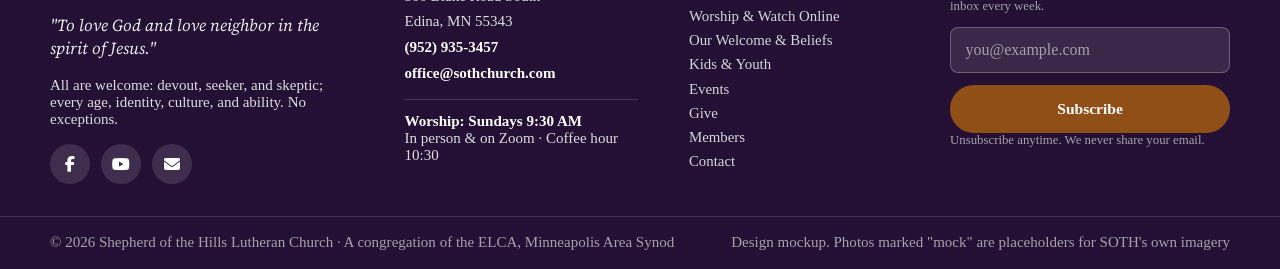
<file: serve.html>
<!DOCTYPE html>
<html lang="en">
<head>
  <meta charset="UTF-8">
  <meta name="viewport" content="width=device-width, initial-scale=1.0">
  <title>Serve &amp; Community Partners | Volunteer in Edina &amp; Hopkins | Shepherd of the Hills Lutheran Church</title>
  <meta name="description" content="Serve your neighbors through Shepherd of the Hills in Edina: Sunday volunteer roles, the SOTH quilters, the Onward young-adult housing partnership, and 20+ community partners including ICA Food Shelf and Beacon Interfaith.">
  <link rel="canonical" href="https://www.sothchurch.com/serve">
  <meta property="og:type" content="website">
  <meta property="og:site_name" content="Shepherd of the Hills Lutheran Church">
  <meta property="og:title" content="Serve &amp; Community Partners | Shepherd of the Hills">
  <meta property="og:description" content="Faith becomes real when we practice being neighbors. Find a way to serve at SOTH, at many speeds.">
  <meta property="og:url" content="https://www.sothchurch.com/serve">
  <meta property="og:image" content="https://www.sothchurch.com/images/hero.png">
  <link rel="stylesheet" href="styles.css?v=5">
  <link rel="stylesheet" href="https://cdnjs.cloudflare.com/ajax/libs/font-awesome/6.4.0/css/all.min.css">
</head>
<body>
  <a class="skip-link" href="#main">Skip to main content</a>

  <div class="utility-bar">
    <div class="utility-inner">
      <p><i class="fa-solid fa-clock" aria-hidden="true"></i> <span>Worship Sundays 9:30 AM</span> <span class="hide-mobile">&middot; In person &amp; on Zoom</span></p>
      <div class="utility-links">
        <a href="https://www.google.com/maps/search/?api=1&query=500+Blake+Road+South+Edina+MN+55343" target="_blank" rel="noopener"><i class="fa-solid fa-location-dot" aria-hidden="true"></i> <span>500 Blake Rd S, Edina</span></a>
        <a href="tel:+19529353457"><i class="fa-solid fa-phone" aria-hidden="true"></i> <span>(952) 935-3457</span></a>
        <a href="worship.html#online"><i class="fa-solid fa-video" aria-hidden="true"></i> <span>Watch Online</span></a>
      </div>
    </div>
  </div>

  <header class="site-header">
    <div class="nav-container">
      <a href="index.html" class="logo" aria-label="Shepherd of the Hills Lutheran Church home">
        <span class="logo-mark">SOTH</span>
        <span><strong>Shepherd of the Hills</strong><small>Lutheran Church &middot; Edina, MN</small></span>
      </a>
      <nav class="desktop-nav" aria-label="Primary navigation">
        <a href="new-here.html">I'm New</a>
        <a href="worship.html">Worship</a>
        <a href="kids-youth.html">Kids &amp; Youth</a>
        <div class="nav-item current">
          <a href="connect.html">Connect <i class="fa-solid fa-chevron-down" aria-hidden="true"></i></a>
          <div class="dropdown">
            <a href="connect.html">Groups &amp; Care<small>Bible study, book club, care ministries</small></a>
            <a href="serve.html">Serve &amp; Partners<small>Volunteering and community partners</small></a>
          </div>
        </div>
        <div class="nav-item">
          <a href="about.html">About <i class="fa-solid fa-chevron-down" aria-hidden="true"></i></a>
          <div class="dropdown">
            <a href="belong.html">Our Welcome &amp; Beliefs<small>All are welcome. No exceptions.</small></a>
            <a href="about.html">Staff &amp; Leadership<small>Meet Pastor Yolanda and our team</small></a>
            <a href="contact.html">Contact &amp; Directions<small>Find us, reach us, ask anything</small></a>
          </div>
        </div>
        <a href="events.html">Events</a>
        <a href="members.html">Members</a>
        <a class="give-link" href="give.html">Give</a>
      </nav>
      <details class="mobile-menu">
        <summary aria-label="Open navigation menu"><i class="fa-solid fa-bars" aria-hidden="true"></i><span>Menu</span></summary>
        <nav aria-label="Mobile navigation">
          <a href="new-here.html">I'm New</a>
          <a href="worship.html">Worship</a>
          <a href="kids-youth.html">Kids &amp; Youth</a>
          <a href="events.html">Events</a>
          <span class="nav-group">Connect</span>
          <a href="connect.html">Groups &amp; Care</a>
          <a href="serve.html" class="current">Serve &amp; Partners</a>
          <span class="nav-group">About</span>
          <a href="belong.html">Our Welcome &amp; Beliefs</a>
          <a href="about.html">Staff &amp; Leadership</a>
          <a href="contact.html">Contact &amp; Directions</a>
          <span class="nav-group">More</span>
          <a href="members.html">Members</a>
          <a class="give-link" href="give.html">Give</a>
        </nav>
      </details>
    </div>
  </header>

  <main id="main">

    <section class="page-hero">
      <div class="page-hero-grid">
        <div>
          <p class="eyebrow">Serve &amp; partners</p>
          <h1>Faith becomes real when we practice being neighbors.</h1>
          <p class="hero-copy">Caring for our neighbors is central to following Jesus; it's one of our four core beliefs. SOTH makes room to serve at many speeds: an hour on a Sunday, a Tuesday morning with the quilters, or a long-haul partnership that changes a young person's life.</p>
          <div class="hero-actions">
            <a class="btn btn-primary" href="contact.html">Ask about volunteering</a>
          </div>
        </div>
        <img class="page-hero-image" src="images/mock/quilters.svg" alt="SOTH quilters tying a quilt together (mock photo)">
      </div>
    </section>

    <section class="section">
      <div class="container split">
        <div>
          <p class="eyebrow">Start small</p>
          <h2>Serve on a Sunday.</h2>
          <p class="lead">Worship runs on volunteers, and every one of these roles can be learned in a single morning. Try one once; nobody signs you up for life.</p>
          <div class="chip-list" aria-label="Sunday volunteer roles">
            <span><i class="fa-solid fa-hand-wave" aria-hidden="true"></i> Greeter</span>
            <span><i class="fa-solid fa-person-walking-arrow-right" aria-hidden="true"></i> Usher</span>
            <span><i class="fa-solid fa-book-open" aria-hidden="true"></i> Lector</span>
            <span><i class="fa-solid fa-bread-slice" aria-hidden="true"></i> Communion assistant</span>
            <span><i class="fa-solid fa-mug-hot" aria-hidden="true"></i> Coffee hour host</span>
            <span><i class="fa-solid fa-candle-holder" aria-hidden="true"></i> Altar guild</span>
            <span><i class="fa-solid fa-music" aria-hidden="true"></i> Choir &amp; musicians</span>
            <span><i class="fa-solid fa-headphones" aria-hidden="true"></i> Sound &amp; Zoom tech</span>
            <span><i class="fa-solid fa-door-open" aria-hidden="true"></i> Welcome center</span>
            <span><i class="fa-solid fa-car" aria-hidden="true"></i> Driver</span>
            <span><i class="fa-solid fa-bag-shopping" aria-hidden="true"></i> Kids' worship bags</span>
          </div>
          <p style="color: var(--muted); margin-top: 1.2rem;">Interested? Call the office at <a href="tel:+19529353457" style="color: var(--gold-dark); font-weight: 700;">(952) 935-3457</a> or <a href="mailto:office@sothchurch.com" style="color: var(--gold-dark); font-weight: 700;">email Shawn</a> and we'll match you with a role and a friendly trainer.</p>
        </div>
        <img src="images/mock/welcome-desk.svg" alt="Greeter welcoming a visitor at the door (mock photo)">
      </div>
    </section>

    <section class="section section-alt">
      <div class="container split split-reverse">
        <img src="images/mock/quilters.svg" alt="Quilts in progress in Ranum Hall (mock photo)">
        <div>
          <p class="eyebrow">Tuesdays, 9–11 AM</p>
          <h2>The SOTH Quilters</h2>
          <p class="lead">Every Tuesday morning in Ranum Hall, a crew ties quilts that go to shelters, hospitals, and neighbors in crisis: Reach &amp; Restore, the Marie Sandvik Center, Sojourner, and local hospitals among them.</p>
          <p style="color: var(--muted);">No sewing skill needed. If you can tie a knot, you're qualified. Cotton and flannel fabric donations welcome.</p>
        </div>
      </div>
    </section>

    <section class="section">
      <div class="container split">
        <div>
          <p class="eyebrow">A bold experiment</p>
          <h2>The Onward partnership</h2>
          <p class="lead">We're working with <a href="https://www.onwardep.org/" target="_blank" rel="noopener" style="color: var(--gold-dark);">Onward</a>, a nonprofit housing young adults (18–24) facing homelessness, most of them BIPOC or LGBTQ+, on a proposal to turn our vacant parsonage into Onward's second home.</p>
          <p style="color: var(--muted);">It's the most concrete expression of our welcome statement we can imagine: an actual house, for actual young people, who actually need one. Watch this space, and ask Pastor Yolanda how to help.</p>
        </div>
        <div class="detail-box">
          <h3>Why this matters</h3>
          <ul>
            <li>Onward has served <strong>22 young people</strong> since 2018, with stable housing, mentorship, and community.</li>
            <li>Our parsonage currently sits <strong>empty</strong>. A house should hold people.</li>
            <li>The proposal goes through congregational conversation and a vote; <strong>every member's voice counts</strong>.</li>
          </ul>
        </div>
      </div>
    </section>

    <section class="section section-soft">
      <div class="container section-heading">
        <p class="eyebrow">Beyond our walls</p>
        <h2>Our community partners.</h2>
        <p class="lead">A small church multiplies its reach through partnership. These are the organizations we show up for with hands, dollars, and quilts.</p>
      </div>
      <div class="container chip-list chip-rows-3" aria-label="Community partner organizations">
        <span><i class="fa-solid fa-house" aria-hidden="true"></i> Beacon Interfaith Housing</span>
        <span><i class="fa-solid fa-road" aria-hidden="true"></i> Blake Road Corridor Collaborative</span>
        <span><i class="fa-solid fa-basket-shopping" aria-hidden="true"></i> ICA Food Shelf</span>
        <span><i class="fa-solid fa-utensils" aria-hidden="true"></i> Loaves &amp; Fishes</span>
        <span><i class="fa-solid fa-truck" aria-hidden="true"></i> Meals on Wheels</span>
        <span><i class="fa-solid fa-brain" aria-hidden="true"></i> Mental Health Connect</span>
        <span><i class="fa-solid fa-graduation-cap" aria-hidden="true"></i> Lutheran Campus Ministry</span>
        <span><i class="fa-solid fa-house-heart" aria-hidden="true"></i> Project for Pride in Living</span>
        <span><i class="fa-solid fa-shield-heart" aria-hidden="true"></i> Reach &amp; Restore</span>
        <span><i class="fa-solid fa-people-group" aria-hidden="true"></i> ResourceWest</span>
        <span><i class="fa-solid fa-children" aria-hidden="true"></i> St. David's Center</span>
        <span><i class="fa-solid fa-hand-holding-heart" aria-hidden="true"></i> Sojourner Project</span>
        <span><i class="fa-solid fa-church" aria-hidden="true"></i> Tapestry Church (Richfield)</span>
        <span><i class="fa-solid fa-school" aria-hidden="true"></i> Hopkins Public Schools</span>
        <span><i class="fa-solid fa-hospital" aria-hidden="true"></i> Frauenshuh Cancer Center</span>
        <span><i class="fa-solid fa-ribbon" aria-hidden="true"></i> The Melrose Center</span>
        <span><i class="fa-solid fa-forward" aria-hidden="true"></i> Move Forward (Hopkins HS)</span>
        <span><i class="fa-solid fa-landmark" aria-hidden="true"></i> Edina Community Foundation</span>
        <span><i class="fa-solid fa-handshake" aria-hidden="true"></i> Hopkins Rotary &amp; Lions</span>
        <span><i class="fa-solid fa-heart" aria-hidden="true"></i> Lutheran Social Service of MN</span>
        <span><i class="fa-solid fa-earth-americas" aria-hidden="true"></i> Lutheran Disaster Response</span>
        <span><i class="fa-solid fa-key" aria-hidden="true"></i> Onward</span>
      </div>
    </section>

    <section class="section">
      <div class="container cta-band">
        <h2>An hour of your time is a real gift. Honest.</h2>
        <p>Tell us what you love doing, or what you've always wanted to try, and we'll find the place it's needed.</p>
        <div class="hero-actions">
          <a href="contact.html" class="btn btn-primary">Ask about volunteering</a>
          <a href="give.html" class="btn btn-outline">Give instead (or also)</a>
        </div>
      </div>
    </section>

  </main>

  <footer class="site-footer">
    <div class="footer-grid">
      <div class="footer-brand">
        <a href="index.html" class="logo" aria-label="Shepherd of the Hills home">
          <span class="logo-mark">SOTH</span>
          <span><strong>Shepherd of the Hills</strong><small>Lutheran Church &middot; Edina, MN</small></span>
        </a>
        <p class="mission">"To love God and love neighbor in the spirit of Jesus."</p>
        <p>All are welcome: devout, seeker, and skeptic; every age, identity, culture, and ability. No exceptions.</p>
        <div class="footer-social">
          <a href="https://www.facebook.com/sothchurch" target="_blank" rel="noopener" aria-label="SOTH on Facebook"><i class="fa-brands fa-facebook-f" aria-hidden="true"></i></a>
          <a href="https://www.youtube.com/channel/UClF_je8tIAJuXSzZkaW812g" target="_blank" rel="noopener" aria-label="SOTH on YouTube"><i class="fa-brands fa-youtube" aria-hidden="true"></i></a>
          <a href="mailto:office@sothchurch.com" aria-label="Email the church office"><i class="fa-solid fa-envelope" aria-hidden="true"></i></a>
        </div>
      </div>
      <div class="footer-visit">
        <h4>Visit Us</h4>
        <address>
          500 Blake Road South<br>Edina, MN 55343<br>
          <a href="tel:+19529353457">(952) 935-3457</a><br>
          <a href="mailto:office@sothchurch.com">office@sothchurch.com</a>
        </address>
        <p class="times"><strong>Worship: Sundays 9:30 AM</strong><br>In person &amp; on Zoom &middot; Coffee hour 10:30</p>
      </div>
      <div>
        <h4>Quick Links</h4>
        <div class="footer-links">
          <a href="new-here.html">Plan a Visit</a>
          <a href="worship.html">Worship &amp; Watch Online</a>
          <a href="belong.html">Our Welcome &amp; Beliefs</a>
          <a href="kids-youth.html">Kids &amp; Youth</a>
          <a href="events.html">Events</a>
          <a href="give.html">Give</a>
          <a href="members.html">Members</a>
          <a href="contact.html">Contact</a>
        </div>
      </div>
      <div class="footer-form">
        <h4>Weekly Updates</h4>
        <p>Worship notes, events, and ways to serve, in your inbox every week.</p>
        <form action="#" onsubmit="alert('Thank you for subscribing!'); return false;">
          <label class="sr-only" for="footer-email">Email address</label>
          <input id="footer-email" type="email" placeholder="you@example.com" autocomplete="email" required>
          <button class="btn btn-primary" type="submit">Subscribe</button>
        </form>
        <p>Unsubscribe anytime. We never share your email.</p>
      </div>
    </div>
    <div class="footer-bottom">
      <div class="footer-bottom-inner">
        <p>&copy; 2026 Shepherd of the Hills Lutheran Church &middot; A congregation of the ELCA, Minneapolis Area Synod</p>
        <p>Design mockup. Photos marked "mock" are placeholders for SOTH's own imagery</p>
      </div>
    </div>
  </footer>
</body>
</html>
</file>
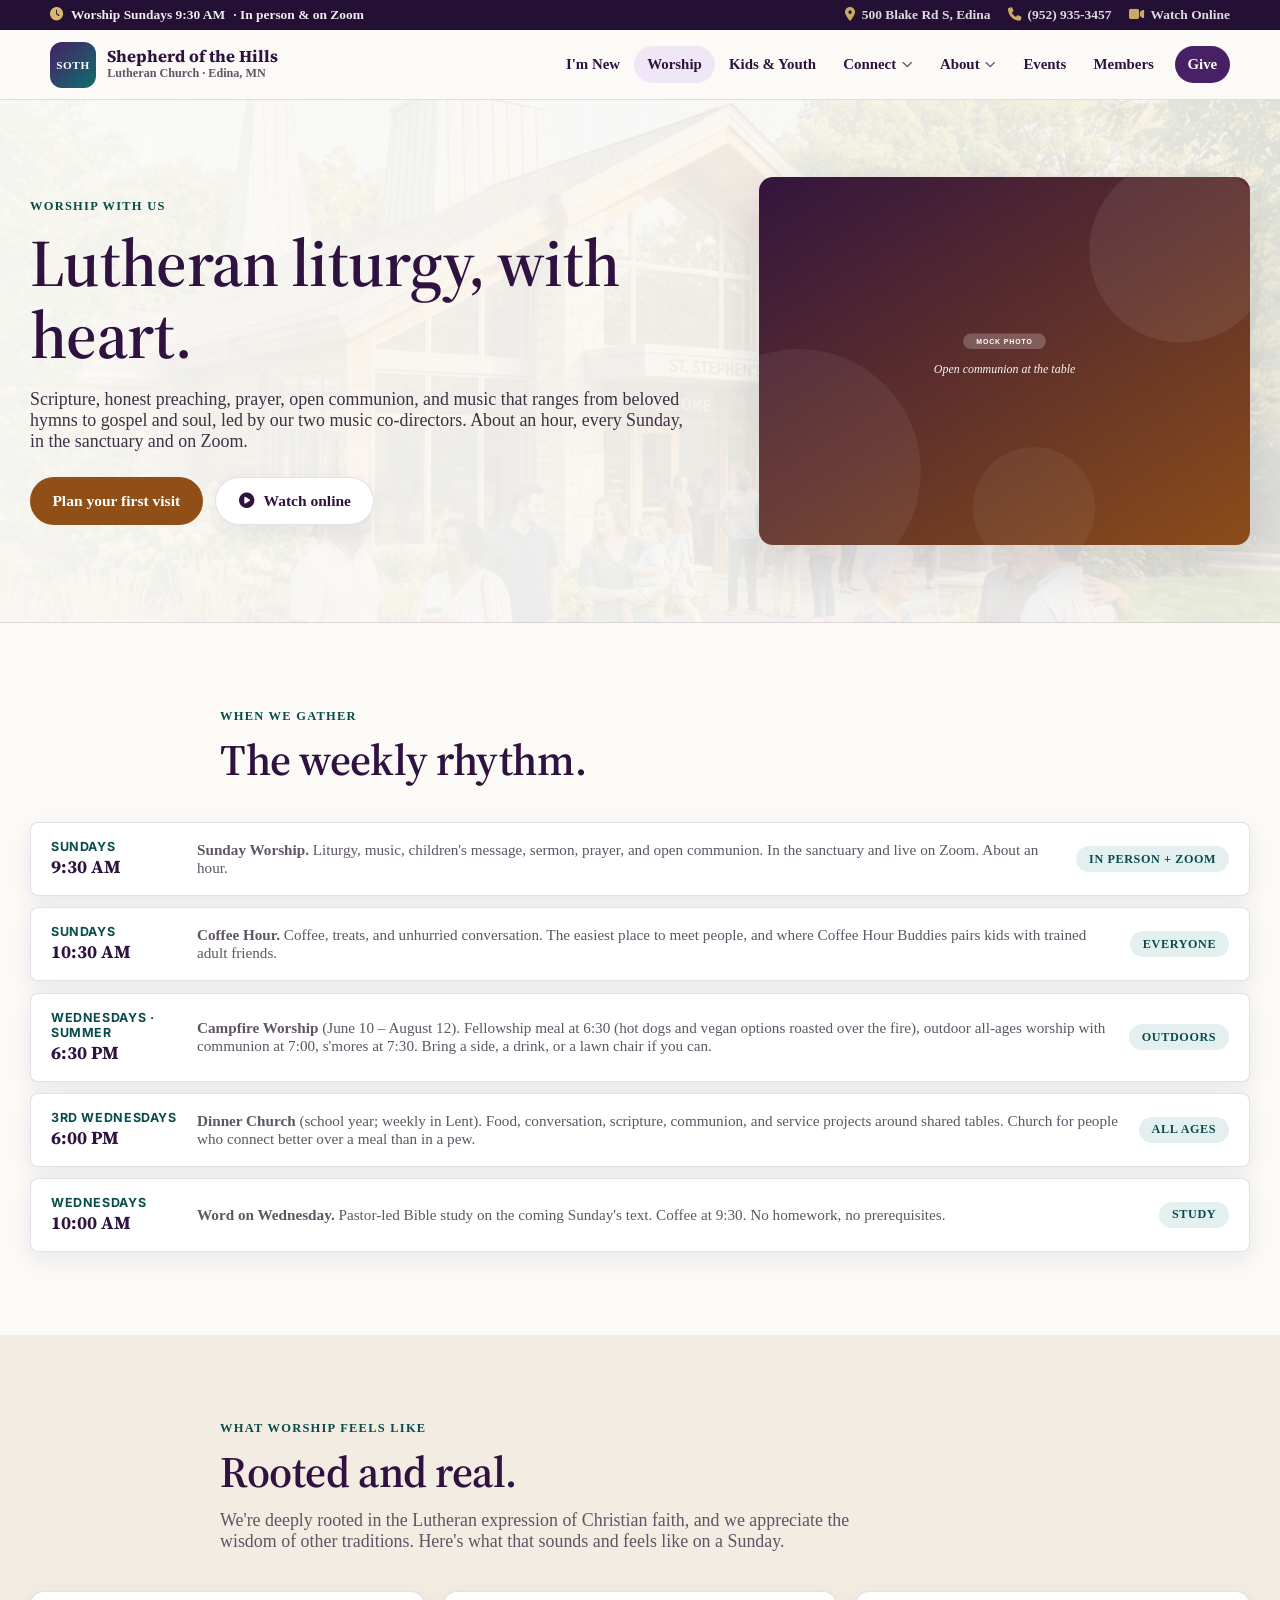
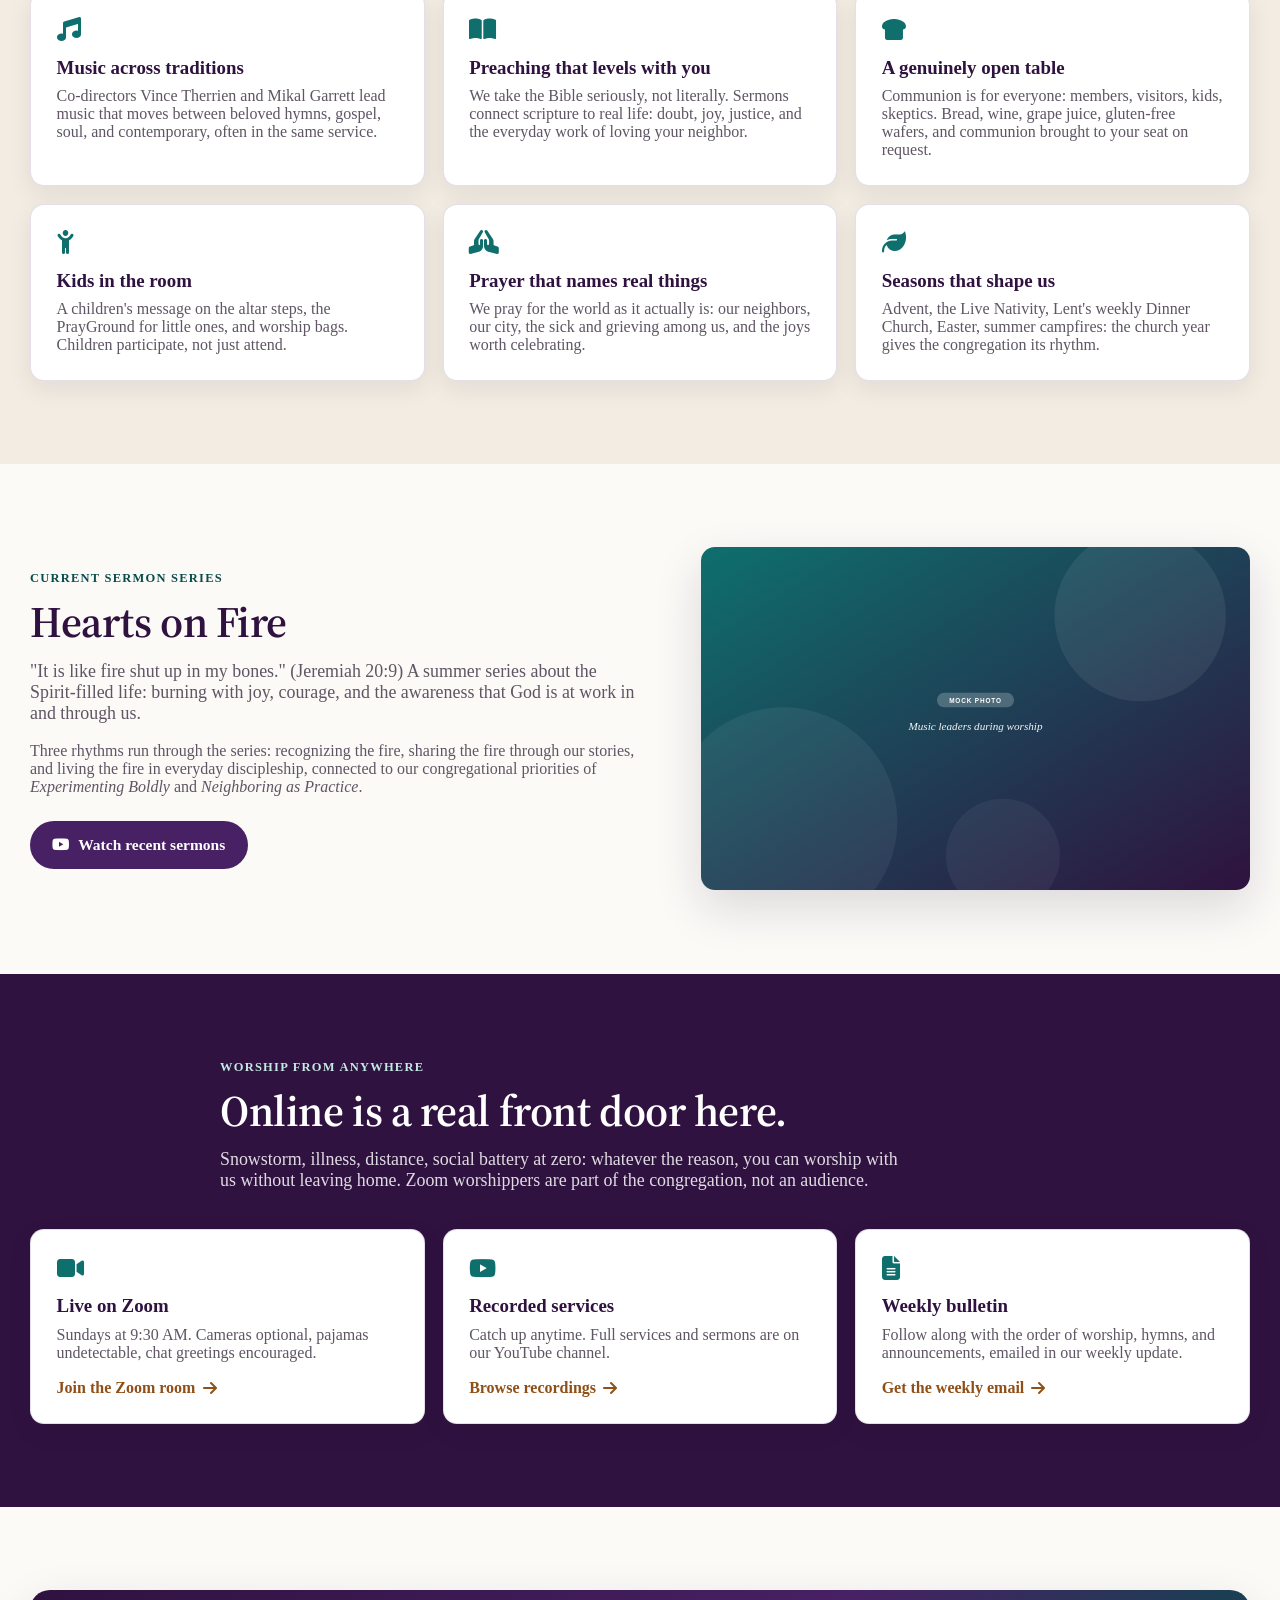
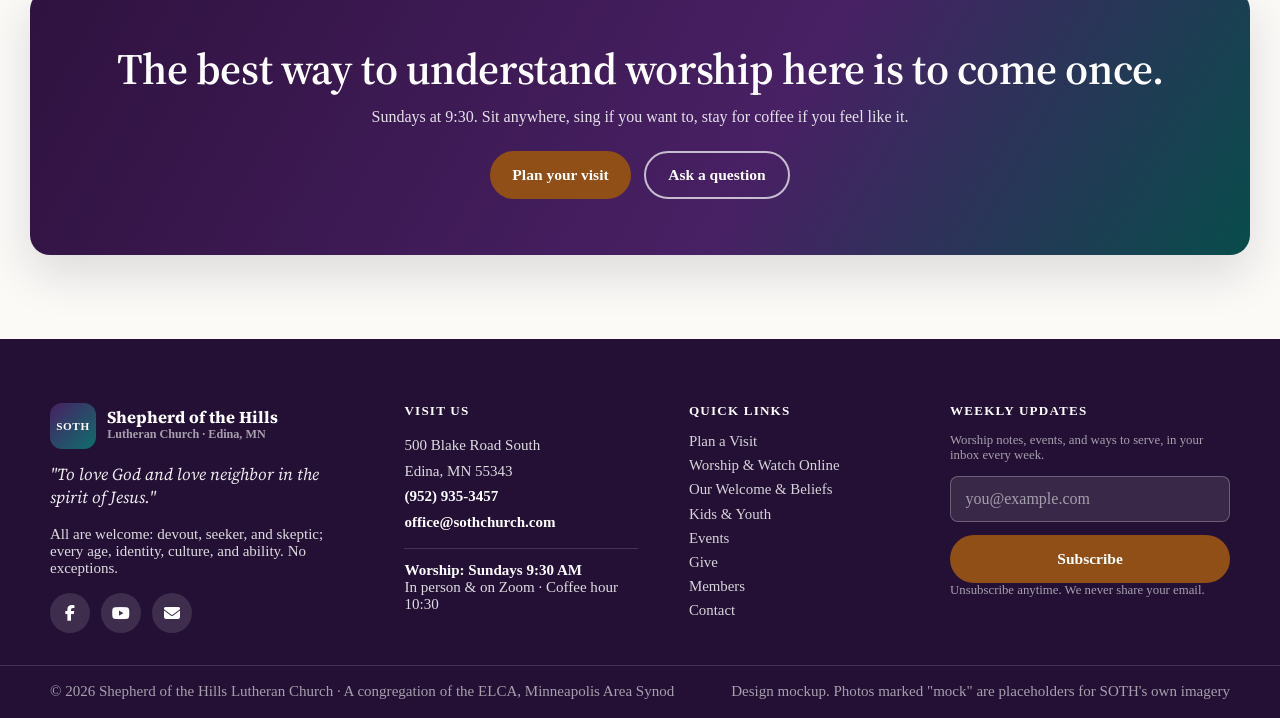
<file: worship.html>
<!DOCTYPE html>
<html lang="en">
<head>
  <meta charset="UTF-8">
  <meta name="viewport" content="width=device-width, initial-scale=1.0">
  <title>Worship: Sundays 9:30 AM, In Person &amp; on Zoom | Shepherd of the Hills Lutheran Church, Edina MN</title>
  <meta name="description" content="Worship at Shepherd of the Hills in Edina: Sundays 9:30 AM with open communion, in person and on Zoom. Music from traditional to gospel, honest preaching, Dinner Church, and summer Campfire Worship.">
  <link rel="canonical" href="https://www.sothchurch.com/worship">
  <meta property="og:type" content="website">
  <meta property="og:site_name" content="Shepherd of the Hills Lutheran Church">
  <meta property="og:title" content="Worship at Shepherd of the Hills | Sundays 9:30 AM">
  <meta property="og:description" content="Lutheran liturgy with heart: open communion, music from traditional to gospel, in person and on Zoom.">
  <meta property="og:url" content="https://www.sothchurch.com/worship">
  <meta property="og:image" content="https://www.sothchurch.com/images/hero.png">
  <link rel="stylesheet" href="styles.css?v=5">
  <link rel="stylesheet" href="https://cdnjs.cloudflare.com/ajax/libs/font-awesome/6.4.0/css/all.min.css">
</head>
<body>
  <a class="skip-link" href="#main">Skip to main content</a>

  <div class="utility-bar">
    <div class="utility-inner">
      <p><i class="fa-solid fa-clock" aria-hidden="true"></i> <span>Worship Sundays 9:30 AM</span> <span class="hide-mobile">&middot; In person &amp; on Zoom</span></p>
      <div class="utility-links">
        <a href="https://www.google.com/maps/search/?api=1&query=500+Blake+Road+South+Edina+MN+55343" target="_blank" rel="noopener"><i class="fa-solid fa-location-dot" aria-hidden="true"></i> <span>500 Blake Rd S, Edina</span></a>
        <a href="tel:+19529353457"><i class="fa-solid fa-phone" aria-hidden="true"></i> <span>(952) 935-3457</span></a>
        <a href="worship.html#online"><i class="fa-solid fa-video" aria-hidden="true"></i> <span>Watch Online</span></a>
      </div>
    </div>
  </div>

  <header class="site-header">
    <div class="nav-container">
      <a href="index.html" class="logo" aria-label="Shepherd of the Hills Lutheran Church home">
        <span class="logo-mark">SOTH</span>
        <span><strong>Shepherd of the Hills</strong><small>Lutheran Church &middot; Edina, MN</small></span>
      </a>
      <nav class="desktop-nav" aria-label="Primary navigation">
        <a href="new-here.html">I'm New</a>
        <a href="worship.html" class="current">Worship</a>
        <a href="kids-youth.html">Kids &amp; Youth</a>
        <div class="nav-item">
          <a href="connect.html">Connect <i class="fa-solid fa-chevron-down" aria-hidden="true"></i></a>
          <div class="dropdown">
            <a href="connect.html">Groups &amp; Care<small>Bible study, book club, care ministries</small></a>
            <a href="serve.html">Serve &amp; Partners<small>Volunteering and community partners</small></a>
          </div>
        </div>
        <div class="nav-item">
          <a href="about.html">About <i class="fa-solid fa-chevron-down" aria-hidden="true"></i></a>
          <div class="dropdown">
            <a href="belong.html">Our Welcome &amp; Beliefs<small>All are welcome. No exceptions.</small></a>
            <a href="about.html">Staff &amp; Leadership<small>Meet Pastor Yolanda and our team</small></a>
            <a href="contact.html">Contact &amp; Directions<small>Find us, reach us, ask anything</small></a>
          </div>
        </div>
        <a href="events.html">Events</a>
        <a href="members.html">Members</a>
        <a class="give-link" href="give.html">Give</a>
      </nav>
      <details class="mobile-menu">
        <summary aria-label="Open navigation menu"><i class="fa-solid fa-bars" aria-hidden="true"></i><span>Menu</span></summary>
        <nav aria-label="Mobile navigation">
          <a href="new-here.html">I'm New</a>
          <a href="worship.html" class="current">Worship</a>
          <a href="kids-youth.html">Kids &amp; Youth</a>
          <a href="events.html">Events</a>
          <span class="nav-group">Connect</span>
          <a href="connect.html">Groups &amp; Care</a>
          <a href="serve.html">Serve &amp; Partners</a>
          <span class="nav-group">About</span>
          <a href="belong.html">Our Welcome &amp; Beliefs</a>
          <a href="about.html">Staff &amp; Leadership</a>
          <a href="contact.html">Contact &amp; Directions</a>
          <span class="nav-group">More</span>
          <a href="members.html">Members</a>
          <a class="give-link" href="give.html">Give</a>
        </nav>
      </details>
    </div>
  </header>

  <main id="main">

    <section class="page-hero">
      <div class="page-hero-grid">
        <div>
          <p class="eyebrow">Worship with us</p>
          <h1>Lutheran liturgy, with heart.</h1>
          <p class="hero-copy">Scripture, honest preaching, prayer, open communion, and music that ranges from beloved hymns to gospel and soul, led by our two music co-directors. About an hour, every Sunday, in the sanctuary and on Zoom.</p>
          <div class="hero-actions">
            <a class="btn btn-primary" href="new-here.html">Plan your first visit</a>
            <a class="btn btn-light" href="#online"><i class="fa-solid fa-circle-play" aria-hidden="true"></i> Watch online</a>
          </div>
        </div>
        <img class="page-hero-image" src="images/mock/communion.svg" alt="Open communion at the table (mock photo)">
      </div>
    </section>

    <section class="section">
      <div class="container section-heading">
        <p class="eyebrow">When we gather</p>
        <h2>The weekly rhythm.</h2>
      </div>
      <div class="container schedule">
        <div class="schedule-row">
          <div class="when"><small>Sundays</small>9:30 AM</div>
          <p><strong>Sunday Worship.</strong> Liturgy, music, children's message, sermon, prayer, and open communion. In the sanctuary and live on Zoom. About an hour.</p>
          <span class="tag">In person + Zoom</span>
        </div>
        <div class="schedule-row">
          <div class="when"><small>Sundays</small>10:30 AM</div>
          <p><strong>Coffee Hour.</strong> Coffee, treats, and unhurried conversation. The easiest place to meet people, and where Coffee Hour Buddies pairs kids with trained adult friends.</p>
          <span class="tag">Everyone</span>
        </div>
        <div class="schedule-row" id="campfire">
          <div class="when"><small>Wednesdays &middot; Summer</small>6:30 PM</div>
          <p><strong>Campfire Worship</strong> (June 10 – August 12). Fellowship meal at 6:30 (hot dogs and vegan options roasted over the fire), outdoor all-ages worship with communion at 7:00, s'mores at 7:30. Bring a side, a drink, or a lawn chair if you can.</p>
          <span class="tag">Outdoors</span>
        </div>
        <div class="schedule-row" id="midweek">
          <div class="when"><small>3rd Wednesdays</small>6:00 PM</div>
          <p><strong>Dinner Church</strong> (school year; weekly in Lent). Food, conversation, scripture, communion, and service projects around shared tables. Church for people who connect better over a meal than in a pew.</p>
          <span class="tag">All ages</span>
        </div>
        <div class="schedule-row">
          <div class="when"><small>Wednesdays</small>10:00 AM</div>
          <p><strong>Word on Wednesday.</strong> Pastor-led Bible study on the coming Sunday's text. Coffee at 9:30. No homework, no prerequisites.</p>
          <span class="tag">Study</span>
        </div>
      </div>
    </section>

    <section class="section section-alt">
      <div class="container section-heading">
        <p class="eyebrow">What worship feels like</p>
        <h2>Rooted and real.</h2>
        <p class="lead">We're deeply rooted in the Lutheran expression of Christian faith, and we appreciate the wisdom of other traditions. Here's what that sounds and feels like on a Sunday.</p>
      </div>
      <div class="container card-grid">
        <article class="feature-card">
          <i class="fa-solid fa-music" aria-hidden="true"></i>
          <h3>Music across traditions</h3>
          <p>Co-directors Vince Therrien and Mikal Garrett lead music that moves between beloved hymns, gospel, soul, and contemporary, often in the same service.</p>
        </article>
        <article class="feature-card">
          <i class="fa-solid fa-book-open" aria-hidden="true"></i>
          <h3>Preaching that levels with you</h3>
          <p>We take the Bible seriously, not literally. Sermons connect scripture to real life: doubt, joy, justice, and the everyday work of loving your neighbor.</p>
        </article>
        <article class="feature-card">
          <i class="fa-solid fa-bread-slice" aria-hidden="true"></i>
          <h3>A genuinely open table</h3>
          <p>Communion is for everyone: members, visitors, kids, skeptics. Bread, wine, grape juice, gluten-free wafers, and communion brought to your seat on request.</p>
        </article>
        <article class="feature-card">
          <i class="fa-solid fa-child-reaching" aria-hidden="true"></i>
          <h3>Kids in the room</h3>
          <p>A children's message on the altar steps, the PrayGround for little ones, and worship bags. Children participate, not just attend.</p>
        </article>
        <article class="feature-card">
          <i class="fa-solid fa-hands-praying" aria-hidden="true"></i>
          <h3>Prayer that names real things</h3>
          <p>We pray for the world as it actually is: our neighbors, our city, the sick and grieving among us, and the joys worth celebrating.</p>
        </article>
        <article class="feature-card">
          <i class="fa-solid fa-leaf" aria-hidden="true"></i>
          <h3>Seasons that shape us</h3>
          <p>Advent, the Live Nativity, Lent's weekly Dinner Church, Easter, summer campfires: the church year gives the congregation its rhythm.</p>
        </article>
      </div>
    </section>

    <section class="section">
      <div class="container split">
        <div>
          <p class="eyebrow">Current sermon series</p>
          <h2>Hearts on Fire</h2>
          <p class="lead">"It is like fire shut up in my bones." (Jeremiah 20:9) A summer series about the Spirit-filled life: burning with joy, courage, and the awareness that God is at work in and through us.</p>
          <p style="color: var(--muted);">Three rhythms run through the series: recognizing the fire, sharing the fire through our stories, and living the fire in everyday discipleship, connected to our congregational priorities of <em>Experimenting Boldly</em> and <em>Neighboring as Practice</em>.</p>
          <div class="hero-actions">
            <a class="btn btn-plum" href="https://www.youtube.com/playlist?list=PLTuK4GJvjbMZChT-xVO36Ah16Lmr4MVFD" target="_blank" rel="noopener"><i class="fa-brands fa-youtube" aria-hidden="true"></i> Watch recent sermons</a>
          </div>
        </div>
        <img src="images/mock/music.svg" alt="Music leaders during worship (mock photo)">
      </div>
    </section>

    <section class="section section-plum" id="online">
      <div class="container section-heading">
        <p class="eyebrow">Worship from anywhere</p>
        <h2>Online is a real front door here.</h2>
        <p class="lead">Snowstorm, illness, distance, social battery at zero: whatever the reason, you can worship with us without leaving home. Zoom worshippers are part of the congregation, not an audience.</p>
      </div>
      <div class="container card-grid">
        <article class="feature-card">
          <i class="fa-solid fa-video" aria-hidden="true"></i>
          <h3>Live on Zoom</h3>
          <p>Sundays at 9:30 AM. Cameras optional, pajamas undetectable, chat greetings encouraged.</p>
          <a class="card-link" href="https://us02web.zoom.us/j/6662114485" target="_blank" rel="noopener">Join the Zoom room <i class="fa-solid fa-arrow-right" aria-hidden="true"></i></a>
        </article>
        <article class="feature-card">
          <i class="fa-brands fa-youtube" aria-hidden="true"></i>
          <h3>Recorded services</h3>
          <p>Catch up anytime. Full services and sermons are on our YouTube channel.</p>
          <a class="card-link" href="https://www.youtube.com/playlist?list=PLTuK4GJvjbMZChT-xVO36Ah16Lmr4MVFD" target="_blank" rel="noopener">Browse recordings <i class="fa-solid fa-arrow-right" aria-hidden="true"></i></a>
        </article>
        <article class="feature-card">
          <i class="fa-solid fa-file-lines" aria-hidden="true"></i>
          <h3>Weekly bulletin</h3>
          <p>Follow along with the order of worship, hymns, and announcements, emailed in our weekly update.</p>
          <a class="card-link" href="contact.html">Get the weekly email <i class="fa-solid fa-arrow-right" aria-hidden="true"></i></a>
        </article>
      </div>
    </section>

    <section class="section">
      <div class="container cta-band">
        <h2>The best way to understand worship here is to come once.</h2>
        <p>Sundays at 9:30. Sit anywhere, sing if you want to, stay for coffee if you feel like it.</p>
        <div class="hero-actions">
          <a href="new-here.html" class="btn btn-primary">Plan your visit</a>
          <a href="contact.html" class="btn btn-outline">Ask a question</a>
        </div>
      </div>
    </section>

  </main>

  <footer class="site-footer">
    <div class="footer-grid">
      <div class="footer-brand">
        <a href="index.html" class="logo" aria-label="Shepherd of the Hills home">
          <span class="logo-mark">SOTH</span>
          <span><strong>Shepherd of the Hills</strong><small>Lutheran Church &middot; Edina, MN</small></span>
        </a>
        <p class="mission">"To love God and love neighbor in the spirit of Jesus."</p>
        <p>All are welcome: devout, seeker, and skeptic; every age, identity, culture, and ability. No exceptions.</p>
        <div class="footer-social">
          <a href="https://www.facebook.com/sothchurch" target="_blank" rel="noopener" aria-label="SOTH on Facebook"><i class="fa-brands fa-facebook-f" aria-hidden="true"></i></a>
          <a href="https://www.youtube.com/channel/UClF_je8tIAJuXSzZkaW812g" target="_blank" rel="noopener" aria-label="SOTH on YouTube"><i class="fa-brands fa-youtube" aria-hidden="true"></i></a>
          <a href="mailto:office@sothchurch.com" aria-label="Email the church office"><i class="fa-solid fa-envelope" aria-hidden="true"></i></a>
        </div>
      </div>
      <div class="footer-visit">
        <h4>Visit Us</h4>
        <address>
          500 Blake Road South<br>Edina, MN 55343<br>
          <a href="tel:+19529353457">(952) 935-3457</a><br>
          <a href="mailto:office@sothchurch.com">office@sothchurch.com</a>
        </address>
        <p class="times"><strong>Worship: Sundays 9:30 AM</strong><br>In person &amp; on Zoom &middot; Coffee hour 10:30</p>
      </div>
      <div>
        <h4>Quick Links</h4>
        <div class="footer-links">
          <a href="new-here.html">Plan a Visit</a>
          <a href="worship.html">Worship &amp; Watch Online</a>
          <a href="belong.html">Our Welcome &amp; Beliefs</a>
          <a href="kids-youth.html">Kids &amp; Youth</a>
          <a href="events.html">Events</a>
          <a href="give.html">Give</a>
          <a href="members.html">Members</a>
          <a href="contact.html">Contact</a>
        </div>
      </div>
      <div class="footer-form">
        <h4>Weekly Updates</h4>
        <p>Worship notes, events, and ways to serve, in your inbox every week.</p>
        <form action="#" onsubmit="alert('Thank you for subscribing!'); return false;">
          <label class="sr-only" for="footer-email">Email address</label>
          <input id="footer-email" type="email" placeholder="you@example.com" autocomplete="email" required>
          <button class="btn btn-primary" type="submit">Subscribe</button>
        </form>
        <p>Unsubscribe anytime. We never share your email.</p>
      </div>
    </div>
    <div class="footer-bottom">
      <div class="footer-bottom-inner">
        <p>&copy; 2026 Shepherd of the Hills Lutheran Church &middot; A congregation of the ELCA, Minneapolis Area Synod</p>
        <p>Design mockup. Photos marked "mock" are placeholders for SOTH's own imagery</p>
      </div>
    </div>
  </footer>
</body>
</html>
</file>
<file: styles.css>
/* ============================================================
   Shepherd of the Hills Lutheran Church — Redesign Mockup
   Design system: warm paper, deep plum, teal, honey gold.
   Type: Source Serif 4 (display) + Inter (UI/body).
   ============================================================ */

@import url('https://fonts.googleapis.com/css2?family=Inter:wght@400;500;600;700;800&family=Source+Serif+4:ital,opsz,wght@0,8..60,500;0,8..60,600;0,8..60,700;1,8..60,500&display=swap');

:root {
  --plum: #482064;
  --plum-dark: #2f123f;
  --plum-deep: #231034;
  --violet-soft: #f0e7f6;
  --teal: #0e6f6d;
  --teal-dark: #084c4b;
  --teal-soft: #e3f0ef;
  --gold: #c9772d;
  --gold-dark: #8f4f17;
  --gold-soft: #f7ecdd;
  --paper: #fbfaf7;
  --cream: #f2ece2;
  --ink: #261a2e;
  --muted: #5f5564;
  --white: #ffffff;
  --line: rgba(72, 32, 100, 0.14);
  --shadow: 0 18px 48px rgba(38, 24, 47, 0.14);
  --shadow-soft: 0 8px 24px rgba(38, 24, 47, 0.08);
  --radius: 14px;
  --radius-sm: 8px;
  --font-body: "Inter", system-ui, sans-serif;
  --font-display: "Source Serif 4", Georgia, serif;
}

* { box-sizing: border-box; }

html { scroll-behavior: smooth; }

body {
  margin: 0;
  font-family: var(--font-body);
  color: var(--ink);
  background: var(--paper);
  line-height: 1.65;
  font-size: 1rem;
}

body, button, input, select, textarea { font: inherit; }

a { color: inherit; text-decoration: none; }

img { display: block; max-width: 100%; }

h1, h2, h3, h4, p, ul { margin-top: 0; }

h1, h2 {
  font-family: var(--font-display);
  font-weight: 600;
  color: var(--plum-dark);
  line-height: 1.08;
  letter-spacing: -0.01em;
}

h1 { font-size: clamp(2.4rem, 5.2vw, 4.4rem); margin-bottom: 1.1rem; }
h2 { font-size: clamp(1.8rem, 3.4vw, 2.9rem); margin-bottom: 0.9rem; }
h3 { color: var(--plum-dark); font-size: 1.18rem; line-height: 1.25; margin-bottom: 0.5rem; }
h4 { color: var(--plum-dark); font-size: 1rem; margin-bottom: 0.4rem; }

:focus-visible { outline: 3px solid var(--gold); outline-offset: 3px; border-radius: 4px; }

.skip-link {
  position: fixed; left: 1rem; top: 1rem; z-index: 10000;
  padding: 0.7rem 1rem; color: var(--white); background: var(--plum-dark);
  border-radius: 6px; transform: translateY(-180%); transition: transform 0.15s;
}
.skip-link:focus { transform: translateY(0); }

/* ---------- Utility bar ---------- */

.utility-bar {
  background: var(--plum-deep);
  color: rgba(255, 255, 255, 0.92);
  font-size: 0.84rem;
  font-weight: 600;
}

.utility-inner {
  max-width: 1220px; margin: 0 auto; padding: 0.45rem 1.25rem;
  display: flex; align-items: center; justify-content: space-between; gap: 1rem;
}

.utility-inner p { margin: 0; display: flex; align-items: center; gap: 0.5rem; }

.utility-links { display: flex; gap: 1.1rem; }

.utility-links a { display: inline-flex; align-items: center; gap: 0.4rem; opacity: 0.92; }
.utility-links a:hover { opacity: 1; text-decoration: underline; text-underline-offset: 0.25em; }

.utility-bar i { color: #d9b86b; }

/* ---------- Header / navigation ---------- */

.site-header {
  position: sticky; top: 0; z-index: 1000;
  background: rgba(251, 250, 247, 0.97);
  border-bottom: 1px solid var(--line);
  backdrop-filter: blur(14px);
}

.nav-container {
  max-width: 1220px; margin: 0 auto; padding: 0.7rem 1.25rem;
  display: flex; align-items: center; justify-content: space-between; gap: 1rem;
}

.logo { display: inline-flex; align-items: center; gap: 0.7rem; min-width: fit-content; color: var(--plum-dark); }

.logo-mark {
  width: 46px; height: 46px; display: inline-flex; align-items: center; justify-content: center;
  border-radius: 12px; color: var(--white);
  background: linear-gradient(135deg, var(--plum), var(--teal));
  font-size: 0.7rem; font-weight: 800; letter-spacing: 0.05em;
}

.logo strong, .logo small { display: block; }
.logo strong { font-family: var(--font-display); font-size: 1.05rem; line-height: 1.1; }
.logo small { color: var(--muted); font-size: 0.76rem; font-weight: 600; }

.desktop-nav { display: flex; align-items: center; gap: 0.1rem; }

.desktop-nav > a, .nav-item > a {
  display: inline-flex; align-items: center; gap: 0.35rem;
  border-radius: 999px; color: var(--plum-dark);
  font-size: 0.93rem; font-weight: 700; padding: 0.6rem 0.8rem; white-space: nowrap;
}

.desktop-nav > a:hover, .nav-item > a:hover,
.desktop-nav > a.current, .nav-item.current > a { background: var(--violet-soft); }

.nav-item { position: relative; }

.nav-item > a i { font-size: 0.68rem; opacity: 0.7; }

.dropdown {
  position: absolute; top: calc(100% + 0.4rem); left: 0; min-width: 230px;
  display: grid; gap: 0.1rem; padding: 0.55rem;
  background: var(--white); border: 1px solid var(--line); border-radius: var(--radius-sm);
  box-shadow: var(--shadow);
  opacity: 0; visibility: hidden; transform: translateY(6px);
  transition: opacity 0.15s, transform 0.15s, visibility 0.15s;
}

.nav-item:hover .dropdown, .nav-item:focus-within .dropdown {
  opacity: 1; visibility: visible; transform: translateY(0);
}

.dropdown a {
  padding: 0.6rem 0.75rem; border-radius: 6px;
  font-size: 0.9rem; font-weight: 600; color: var(--ink);
}
.dropdown a:hover { background: var(--violet-soft); color: var(--plum-dark); }
.dropdown a small { display: block; color: var(--muted); font-weight: 500; font-size: 0.78rem; }

.give-link {
  background: var(--plum); color: var(--white) !important; margin-left: 0.4rem;
}
.give-link:hover { background: var(--plum-dark) !important; }

/* Mobile menu */
.mobile-menu { display: none; }

/* ---------- Buttons ---------- */

.btn {
  display: inline-flex; align-items: center; justify-content: center; gap: 0.55rem;
  min-height: 48px; border: 0; border-radius: 999px; padding: 0.8rem 1.4rem;
  cursor: pointer; font-weight: 800; font-size: 0.97rem;
  transition: transform 0.12s, background 0.15s, box-shadow 0.15s;
}
.btn:hover { transform: translateY(-1px); }

.btn-primary { background: var(--gold-dark); color: var(--white); }
.btn-primary:hover { background: #7a430f; }
.btn-plum { background: var(--plum); color: var(--white); }
.btn-plum:hover { background: var(--plum-dark); }
.btn-light { background: var(--white); color: var(--plum-dark); box-shadow: var(--shadow-soft); border: 1px solid var(--line); }
.btn-outline { background: transparent; color: var(--white); border: 2px solid rgba(255, 255, 255, 0.7); }
.btn-outline:hover { background: rgba(255, 255, 255, 0.12); }

/* ---------- Hero (home) ---------- */

.hero {
  position: relative;
  padding: clamp(4rem, 8vw, 7rem) 1.25rem clamp(2.5rem, 5vw, 4rem);
  background: url("images/hero.png") center / cover no-repeat;
  isolation: isolate;
}

.hero-overlay {
  position: absolute; inset: 0; z-index: -1;
  background:
    linear-gradient(90deg, rgba(251, 250, 247, 0.96) 0%, rgba(251, 250, 247, 0.86) 46%, rgba(72, 32, 100, 0.3) 100%),
    linear-gradient(0deg, rgba(38, 24, 47, 0.26), rgba(38, 24, 47, 0.05));
}

.hero-inner {
  max-width: 1220px; margin: 0 auto;
  display: grid; grid-template-columns: minmax(0, 1fr) minmax(290px, 400px);
  gap: clamp(2rem, 4vw, 4rem); align-items: end;
}

.eyebrow {
  margin-bottom: 0.8rem; color: var(--teal-dark);
  font-size: 0.78rem; font-weight: 800; letter-spacing: 0.1em; text-transform: uppercase;
  display: inline-flex; align-items: center; gap: 0.5rem;
}

.eyebrow-badges { display: flex; flex-wrap: wrap; gap: 0.5rem; margin-bottom: 1rem; }

.badge {
  display: inline-flex; align-items: center; gap: 0.45rem;
  border-radius: 999px; padding: 0.35rem 0.85rem;
  background: var(--white); border: 1px solid var(--line);
  color: var(--teal-dark); font-size: 0.78rem; font-weight: 800;
  letter-spacing: 0.04em; text-transform: uppercase;
  box-shadow: var(--shadow-soft);
}
.badge i { color: var(--gold); }

.hero-copy, .lead {
  color: var(--muted); font-size: clamp(1.05rem, 1.4vw, 1.22rem); max-width: 680px;
}
.hero-copy { color: #3d3144; font-weight: 500; }

.hero-actions { display: flex; flex-wrap: wrap; gap: 0.8rem; margin-top: 1.6rem; }

/* This Sunday card */
.sunday-card {
  padding: 1.5rem; border-radius: var(--radius);
  background: rgba(255, 255, 255, 0.96);
  border: 1px solid rgba(255, 255, 255, 0.8);
  box-shadow: var(--shadow);
}

.sunday-card .card-label {
  display: block; color: var(--teal-dark);
  font-size: 0.78rem; font-weight: 800; letter-spacing: 0.08em; text-transform: uppercase;
}

.sunday-card .card-time {
  display: block; color: var(--plum-dark);
  font-family: var(--font-display); font-weight: 700; font-size: 2.9rem; line-height: 1.1;
}

.sunday-card p { color: var(--muted); margin-bottom: 1rem; font-size: 0.95rem; }

.quick-actions { display: flex; flex-wrap: wrap; gap: 0.6rem; }

.quick-actions a, .pill-link {
  display: inline-flex; align-items: center; gap: 0.5rem;
  min-height: 42px; border: 1px solid var(--line); border-radius: 999px;
  padding: 0.55rem 1rem; background: var(--white);
  color: var(--plum-dark); font-weight: 700; font-size: 0.9rem;
  transition: background 0.15s;
}
.quick-actions a:hover, .pill-link:hover { background: var(--violet-soft); }
.quick-actions i, .pill-link i { color: var(--teal); }

/* ---------- Page hero (inner pages) ---------- */

.page-hero {
  padding: clamp(3.5rem, 6vw, 5.5rem) 1.25rem;
  background:
    linear-gradient(90deg, rgba(251, 250, 247, 0.97), rgba(251, 250, 247, 0.88)),
    url("images/hero.png") center / cover no-repeat;
  border-bottom: 1px solid var(--line);
}

.page-hero-dark {
  background: linear-gradient(120deg, var(--plum-deep), var(--plum) 55%, var(--teal-dark));
  border-bottom: 0;
}
.page-hero-dark h1, .page-hero-dark .hero-copy { color: var(--white); }
.page-hero-dark .hero-copy { color: rgba(255, 255, 255, 0.88); }
.page-hero-dark .eyebrow { color: #c4e8e3; }

.page-hero-grid {
  max-width: 1220px; margin: 0 auto;
  display: grid; grid-template-columns: minmax(0, 1.15fr) minmax(280px, 0.85fr);
  gap: clamp(2rem, 5vw, 5rem); align-items: center;
}

.page-hero-image {
  width: 100%; aspect-ratio: 4 / 3; border-radius: var(--radius);
  object-fit: cover; box-shadow: var(--shadow);
}

/* ---------- Layout primitives ---------- */

.section { padding: clamp(3.5rem, 6.5vw, 6rem) 1.25rem; }
.section-tight { padding: clamp(2.5rem, 4.5vw, 4rem) 1.25rem; }
.section-alt { background: var(--cream); }
.section-soft { background: var(--teal-soft); }
.section-plum { background: var(--plum-dark); }
.section-plum h2, .section-plum .lead, .section-plum p { color: var(--white); }
.section-plum .lead { color: rgba(255, 255, 255, 0.85); }
.section-plum .eyebrow { color: #c4e8e3; }

.container { max-width: 1220px; margin: 0 auto; }
.container-narrow { max-width: 880px; margin: 0 auto; }

.section-heading { max-width: 840px; margin-bottom: clamp(1.6rem, 3vw, 2.6rem); }
.section-heading.centered { margin-inline: auto; text-align: center; }

.split {
  display: grid; grid-template-columns: minmax(0, 1.05fr) minmax(300px, 0.95fr);
  gap: clamp(2rem, 5vw, 5rem); align-items: center;
}
.split-reverse > :first-child { order: 2; }
.split-reverse > :last-child { order: 1; }

.split img { width: 100%; border-radius: var(--radius); box-shadow: var(--shadow); object-fit: cover; }

/* ---------- Trust strip ---------- */

.trust-strip {
  display: grid; grid-template-columns: repeat(4, 1fr);
  border-block: 1px solid var(--line); background: var(--white);
}

.trust-strip > div { padding: 1.4rem 1.25rem; border-right: 1px solid var(--line); }
.trust-strip > div:last-child { border-right: 0; }
.trust-strip i { color: var(--teal); font-size: 1.25rem; margin-bottom: 0.5rem; }
.trust-strip strong, .trust-strip span { display: block; }
.trust-strip strong { color: var(--plum-dark); }
.trust-strip span { color: var(--muted); font-size: 0.92rem; }

/* ---------- Cards ---------- */

.card-grid { display: grid; grid-template-columns: repeat(3, 1fr); gap: 1.1rem; }
.card-grid-2 { grid-template-columns: repeat(2, 1fr); }
.card-grid-4 { grid-template-columns: repeat(4, 1fr); }

.feature-card, .detail-box, .event-card, .person-card, .visit-form, .newsletter-form, .panel {
  border: 1px solid var(--line); border-radius: var(--radius);
  background: var(--white); box-shadow: var(--shadow-soft);
}

.feature-card { padding: 1.6rem; display: flex; flex-direction: column; }
.feature-card > i { color: var(--teal); font-size: 1.5rem; margin-bottom: 0.9rem; }
.feature-card p { color: var(--muted); margin-bottom: 0; }
.feature-card .card-link {
  margin-top: auto; padding-top: 1.1rem;
  color: var(--gold-dark); font-weight: 800;
  display: inline-flex; align-items: center; gap: 0.45rem;
}
.feature-card .card-link:hover { text-decoration: underline; text-underline-offset: 0.25em; }

.feature-card.has-image { padding: 0; overflow: hidden; }
.feature-card.has-image img { width: 100%; aspect-ratio: 16 / 10; object-fit: cover; }
.feature-card.has-image .card-body { padding: 1.4rem 1.6rem 1.6rem; display: flex; flex-direction: column; flex: 1; }

.detail-box { padding: clamp(1.4rem, 3vw, 2.2rem); }
.detail-box ul { margin: 0.8rem 0 0; padding-left: 1.2rem; color: var(--muted); }
.detail-box li + li { margin-top: 0.6rem; }
.detail-box li strong { color: var(--ink); }

.panel { padding: clamp(1.4rem, 3vw, 2.2rem); }

/* ---------- Schedule / expect lists ---------- */

.expect-list { display: grid; gap: 1rem; }

.expect-list article {
  display: grid; grid-template-columns: 46px minmax(0, 1fr); gap: 0.9rem;
  padding: 1.15rem 1.3rem;
  border: 1px solid var(--line); border-radius: var(--radius);
  background: var(--white); box-shadow: var(--shadow-soft);
}
.expect-list i { color: var(--teal); font-size: 1.35rem; grid-row: 1 / span 2; padding-top: 0.2rem; }
.expect-list h3 { grid-column: 2; margin-bottom: 0.2rem; font-size: 1.05rem; }
.expect-list p { grid-column: 2; margin-bottom: 0; color: var(--muted); font-size: 0.96rem; }

/* Numbered steps */
.steps { display: grid; grid-template-columns: repeat(4, 1fr); gap: 1.1rem; counter-reset: step; }

.step {
  position: relative; padding: 1.5rem 1.4rem 1.4rem;
  border: 1px solid var(--line); border-radius: var(--radius);
  background: var(--white); box-shadow: var(--shadow-soft);
}
.step::before {
  counter-increment: step; content: counter(step);
  display: inline-flex; align-items: center; justify-content: center;
  width: 36px; height: 36px; margin-bottom: 0.8rem; border-radius: 999px;
  background: var(--violet-soft); color: var(--plum);
  font-weight: 800; font-size: 1rem;
}
.step p { color: var(--muted); font-size: 0.95rem; margin-bottom: 0; }

/* Schedule table */
.schedule { display: grid; gap: 0.7rem; }

.schedule-row {
  display: grid; grid-template-columns: 130px minmax(0, 1fr) auto;
  gap: 1rem; align-items: center; padding: 1rem 1.25rem;
  border: 1px solid var(--line); border-radius: var(--radius-sm);
  background: var(--white); box-shadow: var(--shadow-soft);
}
.schedule-row .when { font-family: var(--font-display); font-weight: 700; font-size: 1.15rem; color: var(--plum-dark); }
.schedule-row .when small { display: block; font-family: var(--font-body); font-size: 0.78rem; font-weight: 700; color: var(--teal-dark); text-transform: uppercase; letter-spacing: 0.05em; }
.schedule-row p { margin: 0; color: var(--muted); font-size: 0.95rem; }
.schedule-row .tag {
  white-space: nowrap; font-size: 0.76rem; font-weight: 800; letter-spacing: 0.05em; text-transform: uppercase;
  color: var(--teal-dark); background: var(--teal-soft); border-radius: 999px; padding: 0.35rem 0.8rem;
}

/* ---------- Welcome statement ---------- */

.welcome-banner {
  border-radius: calc(var(--radius) + 6px);
  padding: clamp(1.8rem, 4.5vw, 3.5rem);
  background: linear-gradient(130deg, rgba(72, 32, 100, 0.97), rgba(14, 111, 109, 0.92)),
    url("images/pride_flag.png") center / cover no-repeat;
  color: var(--white); box-shadow: var(--shadow);
}
.welcome-banner h2, .welcome-banner .lead { color: var(--white); }
.welcome-banner .lead { color: rgba(255, 255, 255, 0.88); }
.welcome-banner .eyebrow { color: #c4e8e3; }

.welcome-list {
  display: grid; grid-template-columns: repeat(2, minmax(0, 1fr));
  gap: 0.7rem; margin-top: 1.8rem;
}
.welcome-list span {
  display: flex; align-items: center; gap: 0.7rem;
  padding: 0.8rem 1rem; border-radius: var(--radius-sm);
  background: rgba(255, 255, 255, 0.13); font-weight: 600; font-size: 0.96rem;
}
.welcome-list i { color: #ffd9a6; font-size: 0.85rem; }

/* ---------- Pastor / people ---------- */

.pastor-quote {
  margin: 1.4rem 0 0; padding-left: 1.2rem; border-left: 4px solid var(--gold);
  font-family: var(--font-display); font-size: 1.25rem; font-style: italic;
  color: var(--plum-dark); line-height: 1.5;
}
.pastor-quote footer { margin-top: 0.6rem; font-family: var(--font-body); font-size: 0.88rem; font-style: normal; font-weight: 700; color: var(--muted); }

.people-grid { display: grid; grid-template-columns: repeat(3, 1fr); gap: 1.1rem; }

.person-card { overflow: hidden; }
.person-card img { width: 100%; aspect-ratio: 1 / 1; object-fit: cover; }
.person-card .card-body { padding: 1.2rem 1.4rem 1.4rem; }
.person-card .role { color: var(--teal-dark); font-size: 0.8rem; font-weight: 800; text-transform: uppercase; letter-spacing: 0.06em; display: block; margin-bottom: 0.4rem; }
.person-card p { color: var(--muted); font-size: 0.93rem; margin-bottom: 0.6rem; }
.person-card a.email { color: var(--gold-dark); font-weight: 700; font-size: 0.9rem; }
.person-card a.email:hover { text-decoration: underline; }

/* ---------- Events ---------- */

.event-list { display: grid; gap: 1rem; }

.event-card {
  display: grid; grid-template-columns: 86px minmax(0, 1fr) auto;
  gap: 1.2rem; align-items: center; padding: 1.1rem 1.3rem;
}

.event-date {
  display: flex; flex-direction: column; align-items: center; justify-content: center;
  width: 86px; height: 86px; border-radius: var(--radius-sm);
  background: var(--violet-soft); color: var(--plum);
}
.event-date strong { font-family: var(--font-display); font-size: 1.7rem; line-height: 1; }
.event-date span { font-size: 0.72rem; font-weight: 800; text-transform: uppercase; letter-spacing: 0.08em; }

.event-card h3 { margin-bottom: 0.2rem; font-size: 1.08rem; }
.event-card p { margin: 0; color: var(--muted); font-size: 0.94rem; }
.event-card .meta { display: flex; flex-wrap: wrap; gap: 0.9rem; margin-top: 0.3rem; font-size: 0.84rem; font-weight: 600; color: var(--teal-dark); }
.event-card .meta i { margin-right: 0.3rem; }

/* ---------- FAQ ---------- */

.faq { display: grid; gap: 0.7rem; }

.faq details {
  border: 1px solid var(--line); border-radius: var(--radius-sm);
  background: var(--white); box-shadow: var(--shadow-soft);
}
.faq summary {
  display: flex; align-items: center; justify-content: space-between; gap: 1rem;
  padding: 1.05rem 1.3rem; cursor: pointer; list-style: none;
  font-weight: 700; color: var(--plum-dark);
}
.faq summary::-webkit-details-marker { display: none; }
.faq summary::after { content: "\2b"; font-weight: 800; color: var(--gold-dark); }
.faq details[open] summary::after { content: "\2212"; }
.faq details > p { padding: 0 1.3rem 1.2rem; margin: 0; color: var(--muted); }

/* ---------- Forms ---------- */

.visit-form, .newsletter-form { padding: clamp(1.4rem, 3vw, 2.2rem); }

label { display: block; margin: 1rem 0 0.35rem; color: var(--plum-dark); font-size: 0.88rem; font-weight: 800; }

input, textarea, select {
  width: 100%; min-height: 46px;
  border: 1px solid rgba(72, 32, 100, 0.25); border-radius: var(--radius-sm);
  padding: 0.75rem 0.9rem; color: var(--ink); background: var(--white);
}
textarea { resize: vertical; }
form .btn { width: 100%; margin-top: 1.3rem; }
.form-note { margin-top: 0.9rem; margin-bottom: 0; color: var(--muted); font-size: 0.84rem; }

/* ---------- CTA band ---------- */

.cta-band {
  border-radius: calc(var(--radius) + 6px);
  padding: clamp(2rem, 5vw, 3.5rem);
  background: linear-gradient(120deg, var(--plum-dark), var(--plum) 60%, var(--teal-dark));
  color: var(--white); text-align: center; box-shadow: var(--shadow);
}
.cta-band h2 { color: var(--white); }
.cta-band p { color: rgba(255, 255, 255, 0.87); max-width: 640px; margin: 0 auto 1.6rem; }
.cta-band .hero-actions { justify-content: center; margin-top: 0; }

/* ---------- Map ---------- */

.map-embed {
  width: 100%; aspect-ratio: 16 / 9; border: 0;
  border-radius: var(--radius); box-shadow: var(--shadow);
}

/* ---------- Partner / logo lists ---------- */

.chip-list { display: flex; flex-wrap: wrap; gap: 0.6rem; }
.chip-list span, .chip-list a {
  display: inline-flex; align-items: center; gap: 0.45rem;
  border: 1px solid var(--line); border-radius: 999px;
  padding: 0.5rem 1rem; background: var(--white);
  font-size: 0.9rem; font-weight: 600; color: var(--ink);
}
.chip-list a:hover { background: var(--violet-soft); color: var(--plum-dark); }
.chip-list i { color: var(--teal); font-size: 0.8rem; }

/* ---------- Photo placeholders note ---------- */

.mock-note {
  display: inline-flex; align-items: center; gap: 0.5rem;
  margin-top: 0.7rem; padding: 0.4rem 0.9rem; border-radius: 999px;
  background: var(--gold-soft); color: var(--gold-dark);
  font-size: 0.78rem; font-weight: 700;
}

/* ---------- Footer ---------- */

.site-footer { background: var(--plum-deep); color: rgba(255, 255, 255, 0.85); }

.footer-grid {
  max-width: 1220px; margin: 0 auto;
  padding: clamp(2.5rem, 5vw, 4rem) 1.25rem 2rem;
  display: grid; grid-template-columns: 1.3fr 1fr 0.9fr 1.2fr;
  gap: clamp(1.5rem, 4vw, 3.5rem);
}

.site-footer h4 {
  color: var(--white); font-size: 0.82rem; font-weight: 800;
  letter-spacing: 0.09em; text-transform: uppercase; margin-bottom: 0.9rem;
}

.site-footer p { font-size: 0.94rem; }

.footer-brand .logo { color: var(--white); margin-bottom: 0.9rem; }
.footer-brand .logo small { color: rgba(255, 255, 255, 0.6); }
.footer-brand .mission { font-family: var(--font-display); font-style: italic; font-size: 1.05rem; color: rgba(255, 255, 255, 0.92); }

.footer-social { display: flex; gap: 0.7rem; margin-top: 1rem; }
.footer-social a {
  display: inline-flex; align-items: center; justify-content: center;
  width: 40px; height: 40px; border-radius: 999px;
  background: rgba(255, 255, 255, 0.12); color: var(--white);
}
.footer-social a:hover { background: rgba(255, 255, 255, 0.24); }

.footer-links { display: grid; gap: 0.45rem; }
.footer-links a { font-size: 0.93rem; color: rgba(255, 255, 255, 0.82); }
.footer-links a:hover { color: var(--white); text-decoration: underline; text-underline-offset: 0.25em; }

.footer-visit address { font-style: normal; font-size: 0.94rem; line-height: 1.7; }
.footer-visit a { color: var(--white); font-weight: 700; }
.footer-visit a:hover { text-decoration: underline; }
.footer-visit .times { margin-top: 0.8rem; padding-top: 0.8rem; border-top: 1px solid rgba(255, 255, 255, 0.15); }
.footer-visit .times strong { color: var(--white); }

.footer-form input { background: rgba(255, 255, 255, 0.1); border-color: rgba(255, 255, 255, 0.25); color: var(--white); }
.footer-form input::placeholder { color: rgba(255, 255, 255, 0.55); }
.footer-form .btn { margin-top: 0.8rem; }
.footer-form p { font-size: 0.8rem; color: rgba(255, 255, 255, 0.6); }

.footer-bottom { border-top: 1px solid rgba(255, 255, 255, 0.14); }
.footer-bottom-inner p { margin: 0; }

.sr-only {
  position: absolute; width: 1px; height: 1px;
  padding: 0; margin: -1px; overflow: hidden;
  clip: rect(0, 0, 0, 0); white-space: nowrap; border: 0;
}
.footer-bottom-inner {
  max-width: 1220px; margin: 0 auto; padding: 1.1rem 1.25rem;
  display: flex; flex-wrap: wrap; align-items: center; justify-content: space-between; gap: 0.8rem;
  font-size: 0.82rem; color: rgba(255, 255, 255, 0.6);
}
.footer-bottom-inner a { color: rgba(255, 255, 255, 0.75); }
.footer-bottom-inner a:hover { text-decoration: underline; }

/* ============================================================
   Responsive
   ============================================================ */

@media (max-width: 1080px) {
  .desktop-nav { display: none; }

  .mobile-menu { display: block; position: relative; }

  .mobile-menu summary {
    display: inline-flex; align-items: center; gap: 0.5rem;
    min-height: 44px; border-radius: 999px; padding: 0.6rem 1rem;
    color: var(--white); background: var(--plum); cursor: pointer;
    font-weight: 800; list-style: none;
  }
  .mobile-menu summary::-webkit-details-marker { display: none; }

  .mobile-menu nav {
    position: absolute; top: calc(100% + 0.7rem); right: 0;
    width: min(88vw, 340px); display: grid; gap: 0.1rem; padding: 0.8rem;
    border: 1px solid var(--line); border-radius: var(--radius-sm);
    background: var(--white); box-shadow: var(--shadow); z-index: 1200;
  }
  .mobile-menu nav a {
    padding: 0.7rem 0.9rem; border-radius: 6px;
    font-weight: 700; color: var(--plum-dark); font-size: 0.95rem;
  }
  .mobile-menu nav a:hover, .mobile-menu nav a.current { background: var(--violet-soft); }
  .mobile-menu nav .nav-group {
    margin-top: 0.4rem; padding: 0.5rem 0.9rem 0.1rem;
    font-size: 0.72rem; font-weight: 800; letter-spacing: 0.08em;
    text-transform: uppercase; color: var(--muted);
  }
  .mobile-menu nav .give-link { margin: 0.5rem 0 0; text-align: center; justify-content: center; display: flex; }

  .hero-inner, .page-hero-grid, .split, .split-reverse { grid-template-columns: minmax(0, 1fr); }
  .split-reverse > :first-child { order: 1; }
  .split-reverse > :last-child { order: 2; }

  .sunday-card { max-width: 520px; }

  .trust-strip { grid-template-columns: repeat(2, 1fr); }
  .trust-strip > div:nth-child(2n) { border-right: 0; }
  .trust-strip > div { border-bottom: 1px solid var(--line); }

  .card-grid, .card-grid-4 { grid-template-columns: repeat(2, 1fr); }
  .people-grid { grid-template-columns: repeat(2, 1fr); }
  .steps { grid-template-columns: repeat(2, 1fr); }

  .footer-grid { grid-template-columns: 1fr 1fr; }

  .utility-inner { font-size: 0.8rem; }
  .utility-links a span { display: none; }
  .utility-links a i { font-size: 1rem; }
}

@media (max-width: 640px) {
  .nav-container { padding: 0.6rem 0.9rem; }
  .logo-mark { width: 40px; height: 40px; font-size: 0.62rem; }
  .logo strong { font-size: 0.92rem; }
  .logo small { display: none; }

  .utility-inner { padding: 0.4rem 0.9rem; }
  .utility-inner p span.hide-mobile { display: none; }

  .hero { background-position: 60% center; padding: 1.6rem 1.25rem 2rem; }
  .hero-overlay {
    background:
      linear-gradient(180deg, rgba(251, 250, 247, 0.96) 0%, rgba(251, 250, 247, 0.9) 60%, rgba(251, 250, 247, 0.8) 100%),
      linear-gradient(0deg, rgba(38, 24, 47, 0.2), rgba(38, 24, 47, 0.04));
  }
  .hero-inner { gap: 1.6rem; }

  /* Badges stay on one line; row scrolls sideways if it ever overflows */
  .eyebrow-badges {
    flex-wrap: nowrap; overflow-x: auto; gap: 0.4rem;
    margin-inline: -1.25rem; padding-inline: 1.25rem;
    scrollbar-width: none;
  }
  .eyebrow-badges::-webkit-scrollbar { display: none; }
  .badge { flex: none; white-space: nowrap; padding: 0.3rem 0.7rem; font-size: 0.7rem; }

  .page-hero { padding: 2.25rem 1.25rem; }
  .page-hero-grid { gap: 1.6rem; }
  .page-hero-image { max-height: 230px; object-fit: cover; }

  /* Long pill lists become a 2-3 row sideways scroller instead of a tall stack */
  .chip-list {
    display: grid; grid-auto-flow: column; grid-template-rows: repeat(2, auto);
    grid-auto-columns: max-content; justify-content: start; align-items: start;
    gap: 0.5rem; overflow-x: auto;
    margin-inline: -1.25rem; padding-inline: 1.25rem; padding-bottom: 0.5rem;
    scrollbar-width: none;
  }
  .chip-list::-webkit-scrollbar { display: none; }
  .chip-list.chip-rows-3 { grid-template-rows: repeat(3, auto); }

  .expect-list { gap: 0.7rem; }
  .expect-list article { grid-template-columns: 36px minmax(0, 1fr); gap: 0.7rem; padding: 0.9rem 1rem; }
  .expect-list i { font-size: 1.1rem; }
  .expect-list p { font-size: 0.9rem; }

  .section { padding: 2.75rem 1.25rem; }
  .section-tight { padding: 2rem 1.25rem; }

  .hero-actions { flex-direction: column; align-items: stretch; }
  .quick-actions { flex-direction: row; }

  .trust-strip { grid-template-columns: repeat(2, 1fr); }
  .trust-strip > div { padding: 1rem 0.9rem; }
  .trust-strip span { font-size: 0.84rem; }

  /* Card sets become swipeable carousels instead of tall stacks */
  .card-grid, .card-grid-2, .card-grid-4, .people-grid, .steps {
    grid-template-columns: none;
    grid-auto-flow: column; grid-auto-columns: 84%;
    overflow-x: auto; scroll-snap-type: x mandatory;
    margin-inline: -1.25rem; padding-inline: 1.25rem;
    padding-bottom: 0.6rem; scroll-padding-inline: 1.25rem;
    scrollbar-width: none;
  }
  .card-grid::-webkit-scrollbar, .card-grid-2::-webkit-scrollbar,
  .card-grid-4::-webkit-scrollbar, .people-grid::-webkit-scrollbar,
  .steps::-webkit-scrollbar { display: none; }
  .card-grid > *, .card-grid-2 > *, .card-grid-4 > *,
  .people-grid > *, .steps > * { scroll-snap-align: start; }

  .split img { max-height: 250px; }

  .schedule-row { grid-template-columns: 96px minmax(0, 1fr); gap: 0.35rem 0.9rem; padding: 0.9rem 1rem; }
  .schedule-row .when small { white-space: normal; }
  .schedule-row .when { font-size: 1rem; }
  .schedule-row p { grid-column: 2; font-size: 0.9rem; }
  .schedule-row .tag { grid-column: 2; justify-self: start; }

  .event-card { grid-template-columns: 64px minmax(0, 1fr); }
  .event-date { width: 64px; height: 64px; }
  .event-date strong { font-size: 1.3rem; }
  .event-card .event-cta { grid-column: 2; justify-self: start; }

  .welcome-list { grid-template-columns: 1fr; gap: 0.5rem; margin-top: 1.3rem; }
  .welcome-list span { padding: 0.6rem 0.85rem; font-size: 0.9rem; }

  /* Compact footer: brand + signup span full width, visit/links share a row */
  .footer-grid { grid-template-columns: 1fr 1fr; gap: 1.6rem 1.25rem; padding: 2.2rem 1.25rem 1.6rem; }
  .footer-brand, .footer-form { grid-column: 1 / -1; }
  .footer-brand > p:not(.mission) { display: none; }
  .footer-brand .mission { font-size: 0.95rem; margin-bottom: 0; }
  .footer-social { margin-top: 0.8rem; }
  .site-footer h4 { margin-bottom: 0.6rem; }
  .site-footer p, .footer-visit address, .footer-links a { font-size: 0.88rem; }
  .footer-form form { display: flex; gap: 0.6rem; }
  .footer-form input { flex: 1; min-width: 0; width: auto; }
  .footer-form form .btn { width: auto; margin-top: 0; flex: none; }
  .footer-bottom-inner { flex-direction: column; align-items: flex-start; gap: 0.3rem; padding: 0.9rem 1.25rem; font-size: 0.76rem; }
}
</file>
